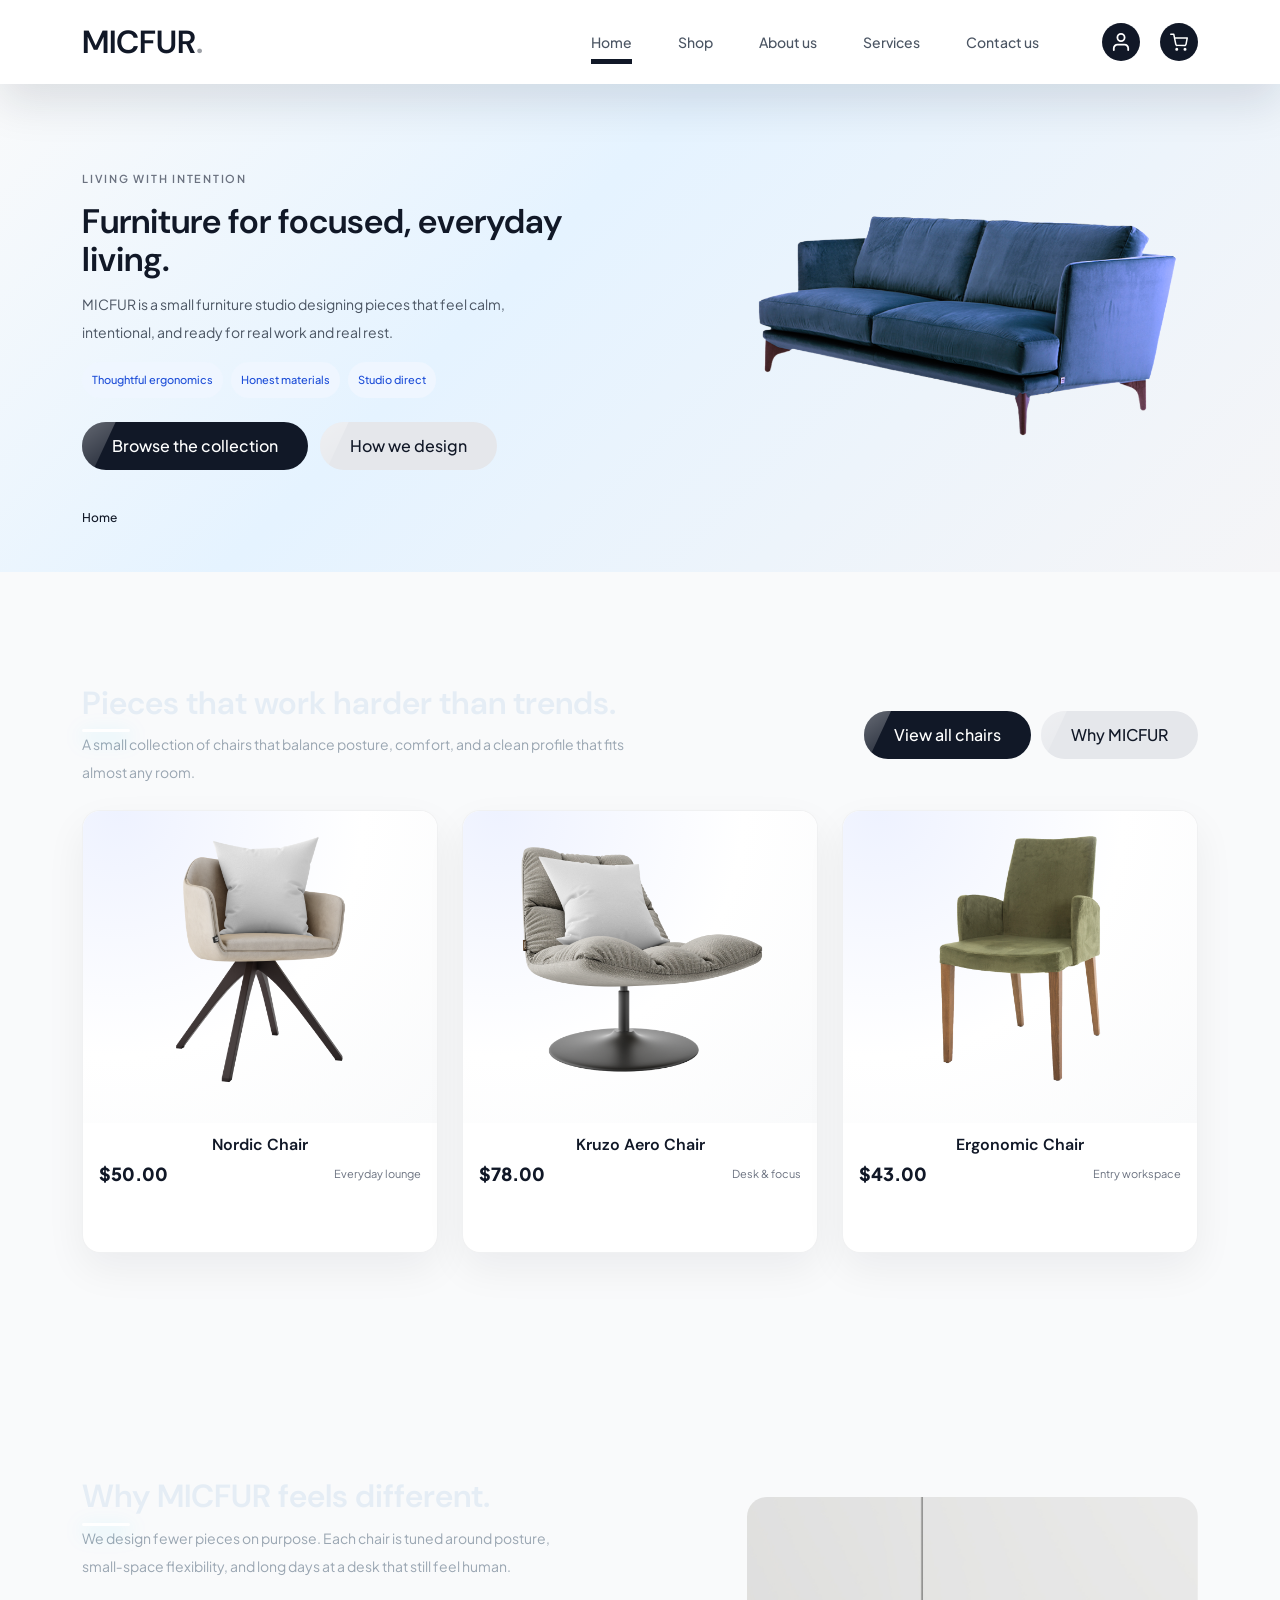
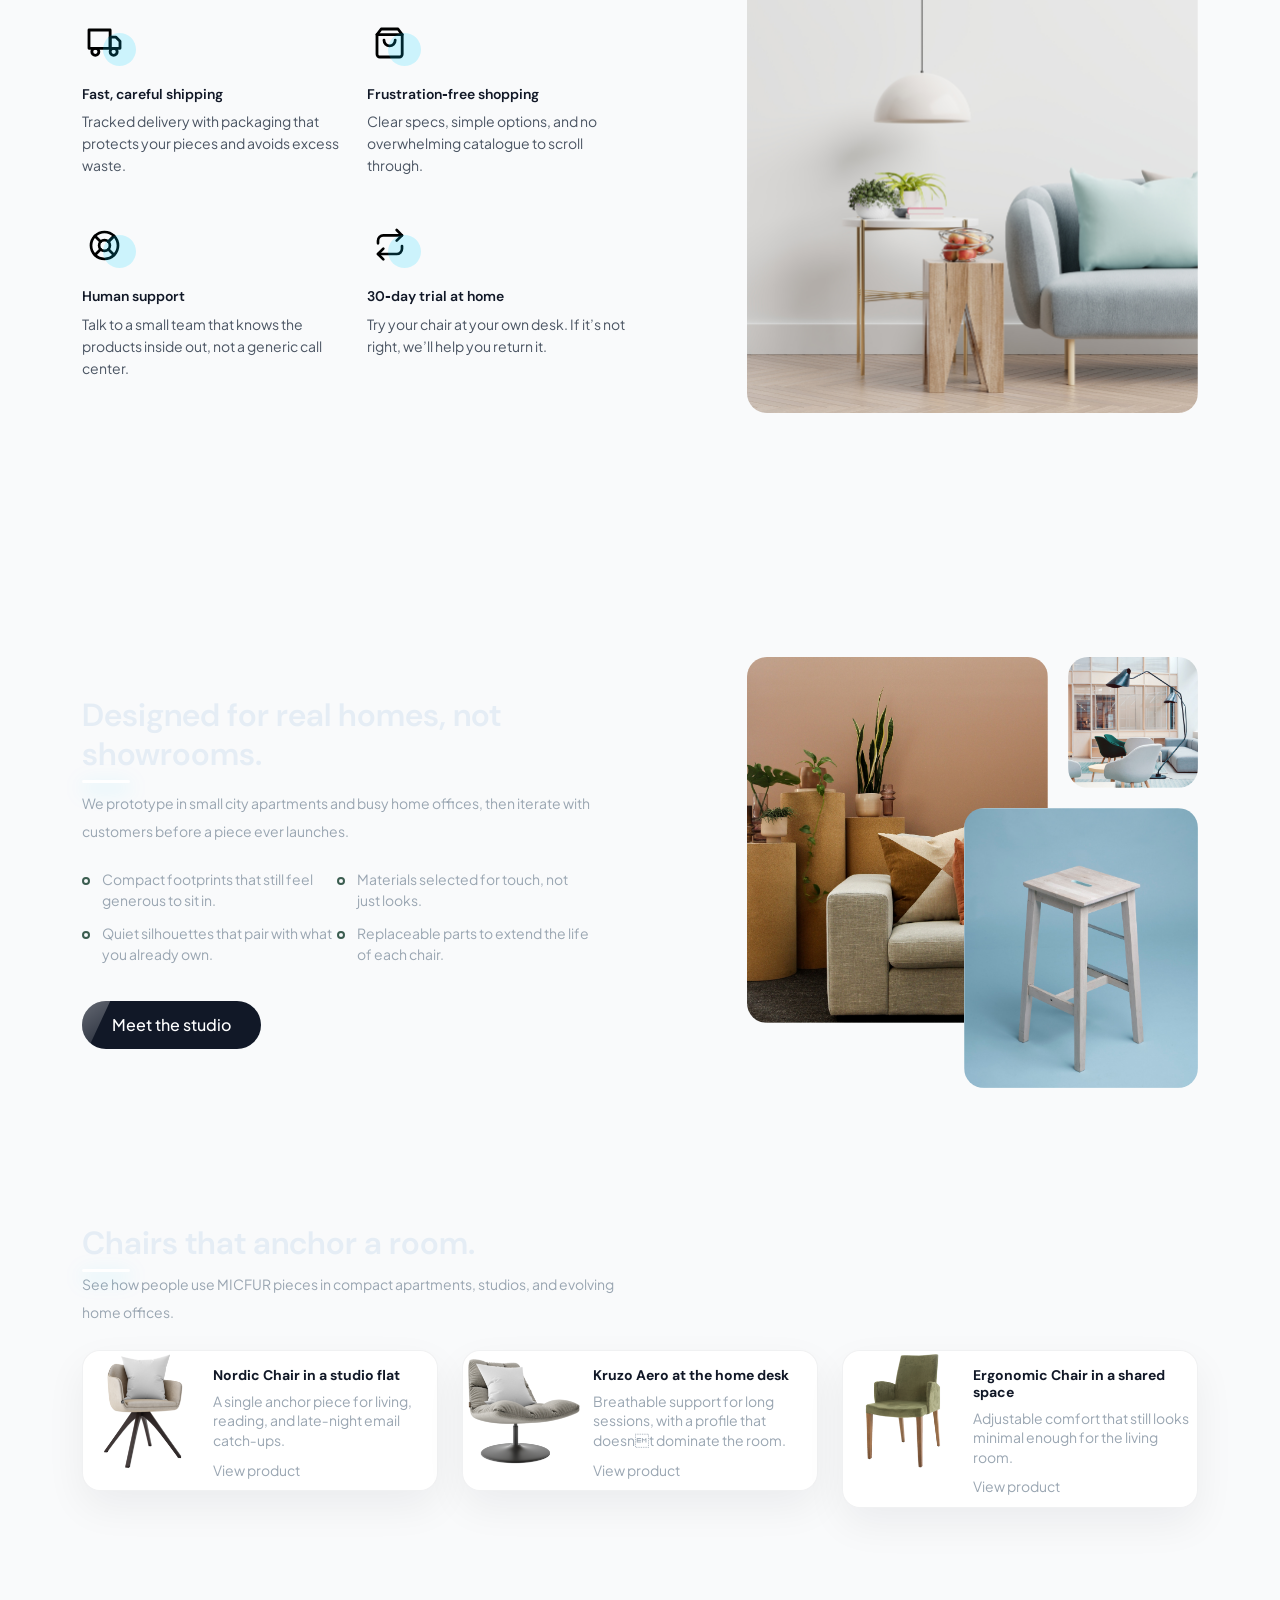
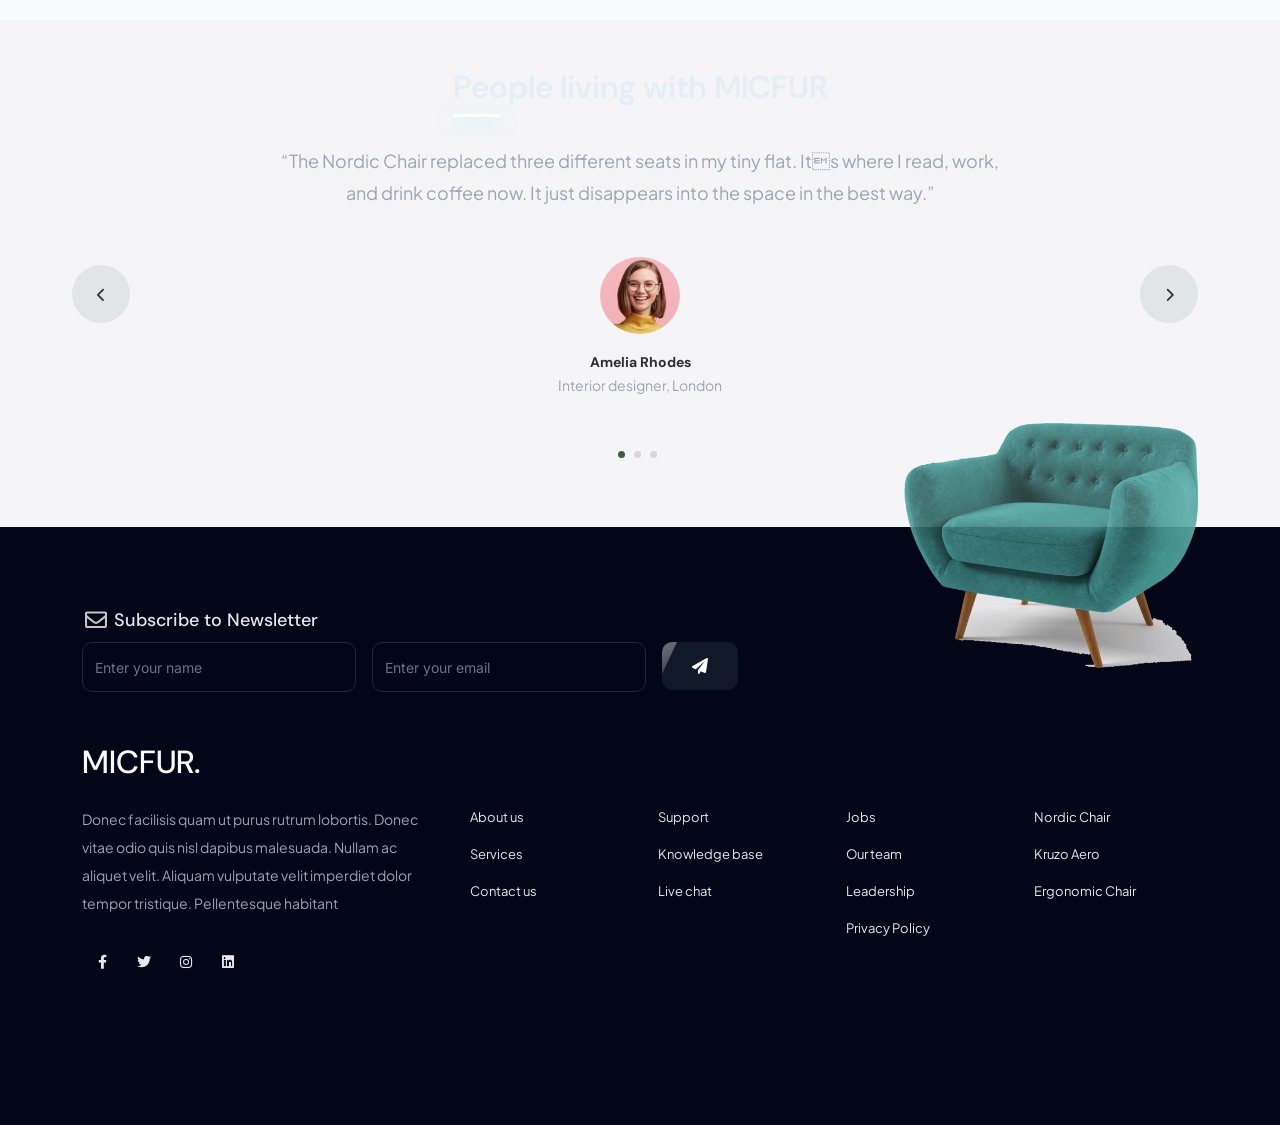
<file: MICFUR/index.html>
<!-- /*
* Bootstrap 5
* Template Name: Furni
* Template Author: Untree.co
* Template URI: https://untree.co/
* License: https://creativecommons.org/licenses/by/3.0/
*/ -->
<!doctype html>
<html lang="en">
<head>
  <meta charset="utf-8">
  <meta name="viewport" content="width=device-width, initial-scale=1, shrink-to-fit=no">
  <meta http-equiv="Cache-Control" content="no-cache, no-store, must-revalidate">
  <meta http-equiv="Pragma" content="no-cache">
  <meta http-equiv="Expires" content="0">
  <meta name="author" content="Untree.co">
  <link rel="shortcut icon" href="favicon.png">

  <meta name="description" content="" />
  <meta name="keywords" content="bootstrap, bootstrap4" />

		<!-- Bootstrap CSS -->
		<link href="css/bootstrap.min.css" rel="stylesheet">
		<link href="https://cdnjs.cloudflare.com/ajax/libs/font-awesome/6.0.0-beta3/css/all.min.css" rel="stylesheet">
		<link href="css/tiny-slider.css" rel="stylesheet">
		<link href="css/style.css?v=4" rel="stylesheet">
		<style id="mobile-hero-overrides">
			@media (max-width: 575.98px) {
				.page-hero { padding: 0.85rem 0 0.75rem 0 !important; }
				.page-title { font-size: 1.05rem !important; line-height: 1.15 !important; margin-bottom: 0.35rem !important; }
				.page-subtitle { font-size: 0.78rem !important; line-height: 1.3 !important; margin-bottom: 0.5rem !important; }
				.page-hero .btn { padding: 6px 14px !important; font-size: 0.8rem !important; }
				.page-hero-meta, .page-hero-breadcrumb, .page-hero .btn-secondary { display: none !important; }
				.page-hero .row.align-items-center { flex-wrap: nowrap !important; }
				.page-hero .row.align-items-center > [class*="col-"] { flex: 0 0 50% !important; max-width: 50% !important; }
				.page-hero .hero-img-wrap img { max-width: 110px !important; height: auto !important; }
			}
		</style>
		<title>MICFUR</title>
	</head>

	<body>

		<!-- Start Header/Navigation -->
		<nav class="custom-navbar navbar navbar navbar-expand-md navbar-dark bg-dark" arial-label="MICFUR navigation bar">

			<div class="container">
				<a class="navbar-brand" href="index.html">MICFUR<span>.</span></a>

				<button class="navbar-toggler" type="button" data-bs-toggle="collapse" data-bs-target="#navbarsFurni" aria-controls="navbarsFurni" aria-expanded="false" aria-label="Toggle navigation">
					<span class="navbar-toggler-icon"></span>
				</button>

				<div class="collapse navbar-collapse" id="navbarsFurni">
					<ul class="custom-navbar-nav navbar-nav ms-auto mb-2 mb-md-0">
						<li class="nav-item active">
							<a class="nav-link" href="index.html">Home</a>
						</li>
						<li><a class="nav-link" href="shop.html">Shop</a></li>
						<li><a class="nav-link" href="about.html">About us</a></li>
						<li><a class="nav-link" href="services.html">Services</a></li>
						<li><a class="nav-link" href="contact.html">Contact us</a></li>
					</ul>

					<ul class="custom-navbar-cta navbar-nav mb-2 mb-md-0 ms-5">
						<li><a class="nav-link" href="login.html"><img src="images/user.svg"></a></li>
						<li><a class="nav-link" href="cart.html"><img src="images/cart.svg"></a></li>
					</ul>
				</div>
			</div>
				
		</nav>
		<!-- End Header/Navigation -->

		<!-- Start Page Hero -->
		<div class="page-hero">
			<div class="container">
				<div class="row align-items-center justify-content-between">
					<div class="col-12 col-lg-6">
						<div class="page-hero-text">
							<p class="page-kicker">Living with intention</p>
							<h1 class="page-title">Furniture for focused, everyday living.</h1>
							<p class="page-subtitle">MICFUR is a small furniture studio designing pieces that feel calm, intentional, and ready for real work and real rest.</p>
							<div class="page-hero-meta d-flex flex-wrap align-items-center gap-2 mt-3">
								<span class="badge-soft">Thoughtful ergonomics</span>
								<span class="badge-soft">Honest materials</span>
								<span class="badge-soft">Studio direct</span>
							</div>
							<p class="mt-4 mb-0 d-flex flex-wrap gap-2">
								<a href="shop.html" class="btn btn-primary me-1">Browse the collection</a>
								<a href="#how-it-works" class="btn btn-secondary">How we design</a>
							</p>
						</div>
					</div>
					<div class="col-12 col-lg-5 text-end">
						<div class="hero-img-wrap text-end">
							<img src="images/couch.png" class="img-fluid" alt="Hero sofa">
						</div>
					</div>
				</div>
				<div class="page-hero-breadcrumb d-flex align-items-center flex-wrap gap-2 mt-4">
					<span class="crumb-current">Home</span>
				</div>
			</div>
		</div>
		<!-- End Page Hero -->

		<!-- Start Featured Products Strip -->
		<div class="product-section" id="featured">
			<div class="container">
				<div class="row align-items-center mb-4">
					<div class="col-lg-6">
						<h2 class="section-title mb-2">Pieces that work harder than trends.</h2>
						<p class="mb-0">A small collection of chairs that balance posture, comfort, and a clean profile that fits almost any room.</p>
					</div>
					<div class="col-lg-6 text-lg-end mt-3 mt-lg-0">
						<a href="shop.html" class="btn btn-primary me-2">View all chairs</a>
						<a href="#why" class="btn btn-secondary">Why MICFUR</a>
					</div>
				</div>
				<div class="row g-4">
					<div class="col-6 col-md-4">
						<a class="product-item product-card" href="cart.html">
							<div class="product-media">
								<img src="images/product-1.png" class="img-fluid product-thumbnail" alt="Nordic Chair">
							</div>
							<div class="product-body">
								<h3 class="product-title">Nordic Chair</h3>
								<div class="product-meta d-flex justify-content-between align-items-center">
									<strong class="product-price">$50.00</strong>
									<span class="product-tag">Everyday lounge</span>
								</div>
							</div>
						</a>
					</div>
					<div class="col-6 col-md-4">
						<a class="product-item product-card" href="cart.html">
							<div class="product-media">
								<img src="images/product-2.png" class="img-fluid product-thumbnail" alt="Kruzo Aero Chair">
							</div>
							<div class="product-body">
								<h3 class="product-title">Kruzo Aero Chair</h3>
								<div class="product-meta d-flex justify-content-between align-items-center">
									<strong class="product-price">$78.00</strong>
									<span class="product-tag">Desk & focus</span>
								</div>
							</div>
						</a>
					</div>
					<div class="col-6 col-md-4">
						<a class="product-item product-card" href="cart.html">
							<div class="product-media">
								<img src="images/product-3.png" class="img-fluid product-thumbnail" alt="Ergonomic Chair">
							</div>
							<div class="product-body">
								<h3 class="product-title">Ergonomic Chair</h3>
								<div class="product-meta d-flex justify-content-between align-items-center">
									<strong class="product-price">$43.00</strong>
									<span class="product-tag">Entry workspace</span>
								</div>
							</div>
						</a>
					</div>
				</div>
			</div>
		</div>
		<!-- End Featured Products Strip -->

		<!-- Start Why Choose Us Section -->
		<div class="why-choose-section" id="why">
			<div class="container">
				<div class="row justify-content-between align-items-center">
					<div class="col-lg-6 mb-4 mb-lg-0">
						<h2 class="section-title">Why MICFUR feels different.</h2>
						<p>We design fewer pieces on purpose. Each chair is tuned around posture, small‑space flexibility, and long days at a desk that still feel human.</p>
						<div class="row my-4 gy-3">
							<div class="col-6">
								<div class="feature">
									<div class="icon">
										<img src="images/truck.svg" alt="Fast delivery" class="imf-fluid">
									</div>
									<h3>Fast, careful shipping</h3>
									<p>Tracked delivery with packaging that protects your pieces and avoids excess waste.</p>
								</div>
							</div>
							<div class="col-6">
								<div class="feature">
									<div class="icon">
										<img src="images/bag.svg" alt="Easy shopping" class="imf-fluid">
									</div>
									<h3>Frustration‑free shopping</h3>
									<p>Clear specs, simple options, and no overwhelming catalogue to scroll through.</p>
								</div>
							</div>
							<div class="col-6">
								<div class="feature">
									<div class="icon">
										<img src="images/support.svg" alt="Support" class="imf-fluid">
									</div>
									<h3>Human support</h3>
									<p>Talk to a small team that knows the products inside out, not a generic call center.</p>
								</div>
							</div>
							<div class="col-6">
								<div class="feature">
									<div class="icon">
										<img src="images/return.svg" alt="Returns" class="imf-fluid">
									</div>
									<h3>30‑day trial at home</h3>
									<p>Try your chair at your own desk. If it’s not right, we’ll help you return it.</p>
								</div>
							</div>
						</div>
					</div>
					<div class="col-lg-5">
						<div class="img-wrap">
							<img src="images/why-choose-us-img.jpg" alt="Studio detail" class="img-fluid">
						</div>
					</div>
				</div>
			</div>
		</div>
		<!-- End Why Choose Us Section -->

		<!-- Start How We Design Section -->
		<div class="we-help-section" id="how-it-works">
			<div class="container">
				<div class="row justify-content-between align-items-center mb-4">
					<div class="col-lg-6 mb-4 mb-lg-0">
						<h2 class="section-title mb-3">Designed for real homes, not showrooms.</h2>
						<p>We prototype in small city apartments and busy home offices, then iterate with customers before a piece ever launches.</p>
						<ul class="list-unstyled custom-list my-4">
							<li>Compact footprints that still feel generous to sit in.</li>
							<li>Materials selected for touch, not just looks.</li>
							<li>Quiet silhouettes that pair with what you already own.</li>
							<li>Replaceable parts to extend the life of each chair.</li>
						</ul>
						<p class="mb-0"><a href="about.html" class="btn btn-primary">Meet the studio</a></p>
					</div>
					<div class="col-lg-5">
						<div class="imgs-grid">
							<div class="grid grid-1"><img src="images/img-grid-1.jpg" alt="Studio desk"></div>
							<div class="grid grid-2"><img src="images/img-grid-2.jpg" alt="Material details"></div>
							<div class="grid grid-3"><img src="images/img-grid-3.jpg" alt="Home interior"></div>
						</div>
					</div>
				</div>
			</div>
		</div>
		<!-- End How We Design Section -->

		<!-- Start Popular Product Stories -->
		<div class="popular-product">
			<div class="container">
				<div class="row mb-4">
					<div class="col-lg-6">
						<h2 class="section-title mb-2">Chairs that anchor a room.</h2>
						<p class="mb-0">See how people use MICFUR pieces in compact apartments, studios, and evolving home offices.</p>
					</div>
				</div>
				<div class="row">
					<div class="col-12 col-md-6 col-lg-4 mb-4 mb-lg-0">
						<div class="product-item-sm d-flex">
							<div class="thumbnail">
								<img src="images/product-1.png" alt="Nordic Chair" class="img-fluid">
							</div>
							<div class="pt-3">
								<h3>Nordic Chair in a studio flat</h3>
								<p>A single anchor piece for living, reading, and late‑night email catch‑ups.</p>
								<p><a href="shop.html">View product</a></p>
							</div>
						</div>
					</div>
					<div class="col-12 col-md-6 col-lg-4 mb-4 mb-lg-0">
						<div class="product-item-sm d-flex">
							<div class="thumbnail">
								<img src="images/product-2.png" alt="Kruzo Aero" class="img-fluid">
							</div>
							<div class="pt-3">
								<h3>Kruzo Aero at the home desk</h3>
								<p>Breathable support for long sessions, with a profile that doesnt dominate the room.</p>
								<p><a href="shop.html">View product</a></p>
							</div>
						</div>
					</div>
					<div class="col-12 col-md-6 col-lg-4 mb-4 mb-lg-0">
						<div class="product-item-sm d-flex">
							<div class="thumbnail">
								<img src="images/product-3.png" alt="Ergonomic Chair" class="img-fluid">
							</div>
							<div class="pt-3">
								<h3>Ergonomic Chair in a shared space</h3>
								<p>Adjustable comfort that still looks minimal enough for the living room.</p>
								<p><a href="shop.html">View product</a></p>
							</div>
						</div>
					</div>
				</div>
			</div>
		</div>
		<!-- End Popular Product Stories -->

		<!-- Start Testimonial Slider -->
		<div class="testimonial-section">
			<div class="container">
				<div class="row">
					<div class="col-lg-7 mx-auto text-center">
						<h2 class="section-title">People living with MICFUR</h2>
					</div>
				</div>
				<div class="row justify-content-center">
					<div class="col-lg-12">
						<div class="testimonial-slider-wrap text-center">
							<div id="testimonial-nav">
								<span class="prev" data-controls="prev"><span class="fa fa-chevron-left"></span></span>
								<span class="next" data-controls="next"><span class="fa fa-chevron-right"></span></span>
							</div>
							<div class="testimonial-slider">
								<div class="item">
									<div class="row justify-content-center">
										<div class="col-lg-8 mx-auto">
											<div class="testimonial-block text-center">
												<blockquote class="mb-5">
													<p>&ldquo;The Nordic Chair replaced three different seats in my tiny flat. Its where I read, work, and drink coffee now. It just disappears into the space in the best way.&rdquo;</p>
												</blockquote>
												<div class="author-info">
													<div class="author-pic">
														<img src="images/person-1.png" alt="Interior designer" class="img-fluid">
													</div>
													<h3 class="font-weight-bold">Amelia Rhodes</h3>
													<span class="position d-block mb-3">Interior designer, London</span>
												</div>
											</div>
										</div>
									</div>
								</div>
								<div class="item">
									<div class="row justify-content-center">
										<div class="col-lg-8 mx-auto">
											<div class="testimonial-block text-center">
												<blockquote class="mb-5">
													<p>&ldquo;I swapped a bulky gaming chair for the Kruzo Aero. It still supports long coding sessions but doesnt dominate my living room anymore.&rdquo;</p>
												</blockquote>
												<div class="author-info">
													<div class="author-pic">
														<img src="images/person-1.png" alt="Product designer" class="img-fluid">
													</div>
													<h3 class="font-weight-bold">Leo Martins</h3>
													<span class="position d-block mb-3">Product designer, Berlin</span>
												</div>
											</div>
										</div>
									</div>
								</div>
								<div class="item">
									<div class="row justify-content-center">
										<div class="col-lg-8 mx-auto">
											<div class="testimonial-block text-center">
												<blockquote class="mb-5">
													<p>&ldquo;The ergonomic chair was the first piece I didnt have to hide before client calls. It looks considered, not corporate.&rdquo;</p>
												</blockquote>
												<div class="author-info">
													<div class="author-pic">
														<img src="images/person-1.png" alt="Founder" class="img-fluid">
													</div>
													<h3 class="font-weight-bold">Nora Patel</h3>
													<span class="position d-block mb-3">Founder, small studio</span>
												</div>
											</div>
										</div>
									</div>
								</div>
							</div>
						</div>
					</div>
				</div>
			</div>
		</div>
		<!-- End Testimonial Slider -->


		<!-- Start Footer Section -->
		<footer class="footer-section">
			<div class="container relative">

				<div class="sofa-img">
					<img src="images/sofa.png" alt="Image" class="img-fluid">
				</div>

				<div class="row">
					<div class="col-lg-8">
						<div class="subscription-form">
							<h3 class="d-flex align-items-center"><span class="me-1"><img src="images/envelope-outline.svg" alt="Image" class="img-fluid"></span><span>Subscribe to Newsletter</span></h3>

							<form action="#" class="row g-3">
								<div class="col-auto">
									<input type="text" class="form-control" placeholder="Enter your name">
								</div>
								<div class="col-auto">
									<input type="email" class="form-control" placeholder="Enter your email">
								</div>
								<div class="col-auto">
									<button class="btn btn-primary">
										<span class="fa fa-paper-plane"></span>
									</button>
								</div>
							</form>

						</div>
					</div>
				</div>

				<div class="row g-5 mb-5">
					<div class="col-lg-4">
						<div class="mb-4 footer-logo-wrap"><a href="#" class="footer-logo">MICFUR<span>.</span></a></div>
						<p class="mb-4">Donec facilisis quam ut purus rutrum lobortis. Donec vitae odio quis nisl dapibus malesuada. Nullam ac aliquet velit. Aliquam vulputate velit imperdiet dolor tempor tristique. Pellentesque habitant</p>

						<ul class="list-unstyled custom-social">
							<li><a href="#"><span class="fa fa-brands fa-facebook-f"></span></a></li>
							<li><a href="#"><span class="fa fa-brands fa-twitter"></span></a></li>
							<li><a href="#"><span class="fa fa-brands fa-instagram"></span></a></li>
							<li><a href="#"><span class="fa fa-brands fa-linkedin"></span></a></li>
						</ul>
					</div>

					<div class="col-lg-8">
						<div class="row links-wrap">
							<div class="col-6 col-sm-6 col-md-3">
								<ul class="list-unstyled">
									<li><a href="#">About us</a></li>
									<li><a href="#">Services</a></li>
									<li><a href="#">Contact us</a></li>
								</ul>
							</div>

							<div class="col-6 col-sm-6 col-md-3">
								<ul class="list-unstyled">
									<li><a href="#">Support</a></li>
									<li><a href="#">Knowledge base</a></li>
									<li><a href="#">Live chat</a></li>
								</ul>
							</div>

							<div class="col-6 col-sm-6 col-md-3">
								<ul class="list-unstyled">
									<li><a href="#">Jobs</a></li>
									<li><a href="#">Our team</a></li>
									<li><a href="#">Leadership</a></li>
									<li><a href="#">Privacy Policy</a></li>
								</ul>
							</div>

							<div class="col-6 col-sm-6 col-md-3">
								<ul class="list-unstyled">
									<li><a href="#">Nordic Chair</a></li>
									<li><a href="#">Kruzo Aero</a></li>
									<li><a href="#">Ergonomic Chair</a></li>
								</ul>
							</div>
						</div>
						</div>

					</div>
				</div>

			</div>
		</footer>
		<!-- End Footer Section -->	


		<script src="js/bootstrap.bundle.min.js"></script>
		<script src="js/tiny-slider.js"></script>
		<script src="js/custom.js"></script>
	</body>

</html>
</file>
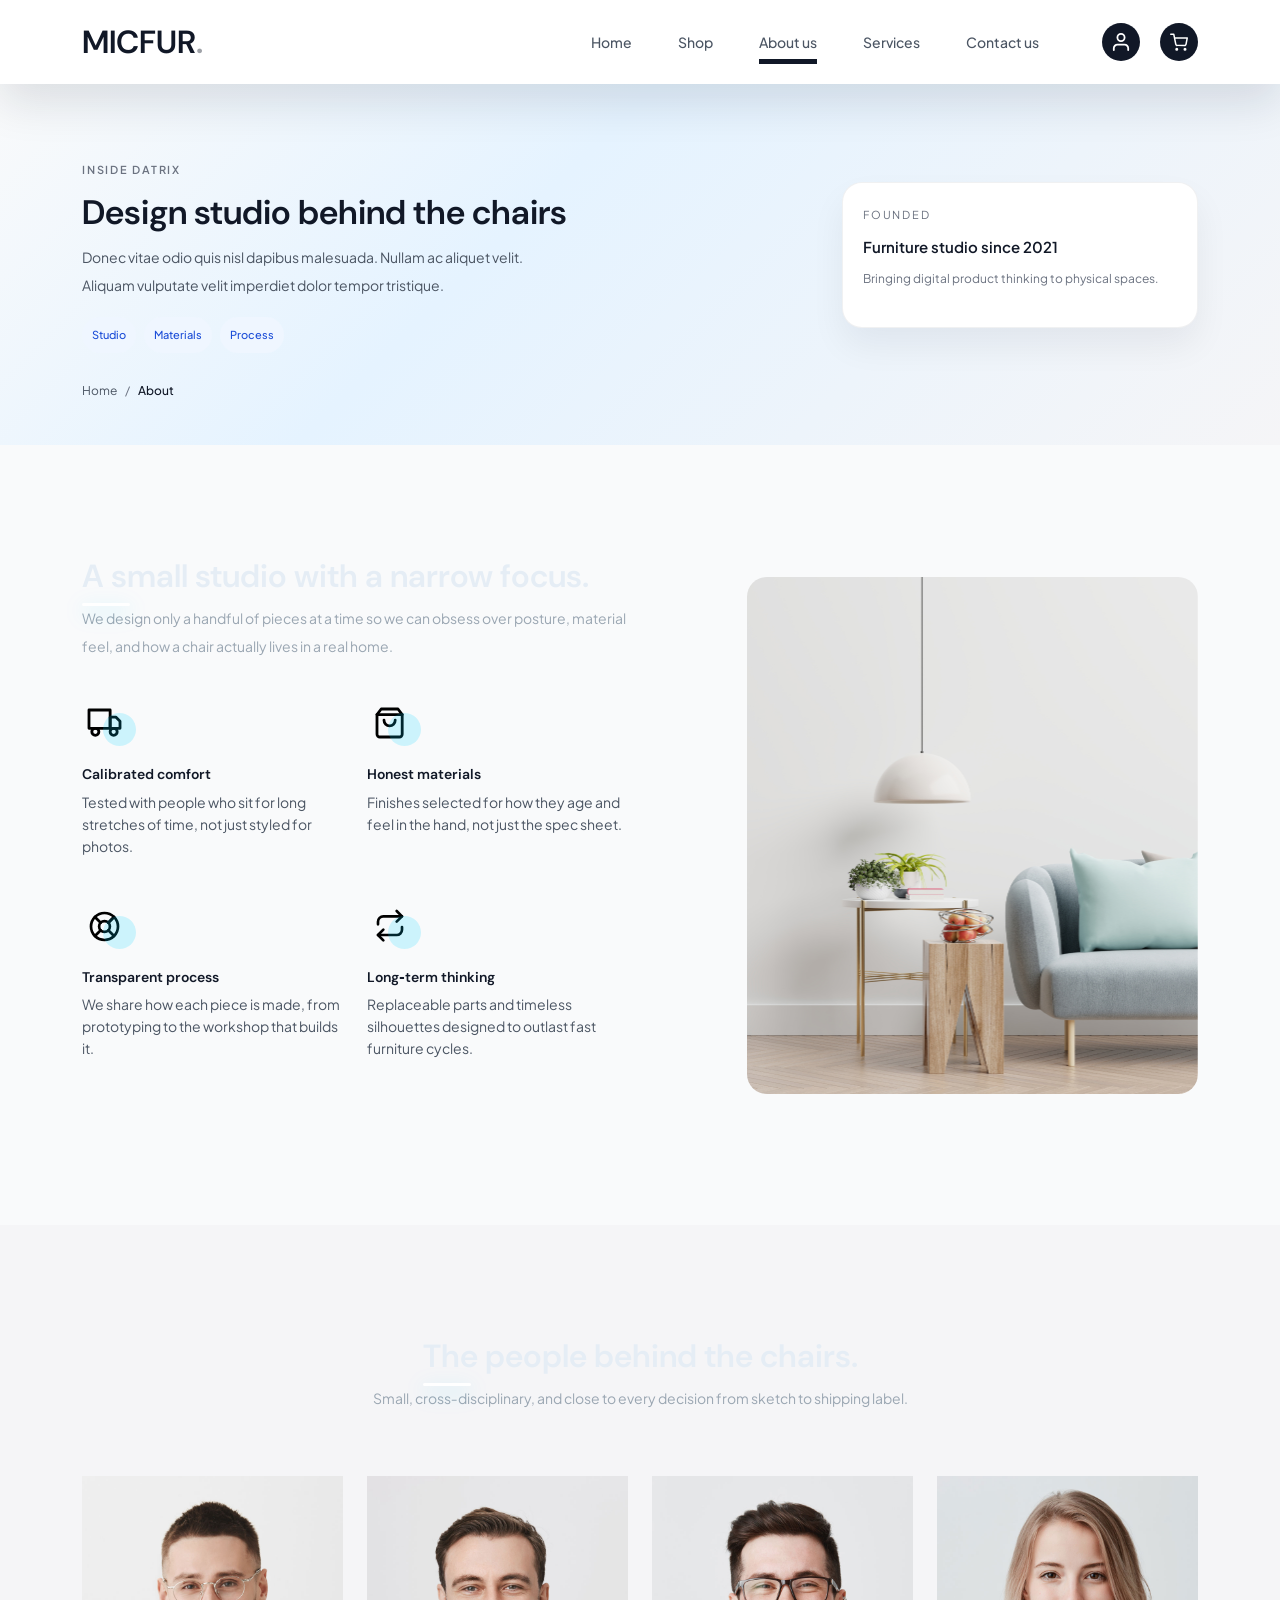
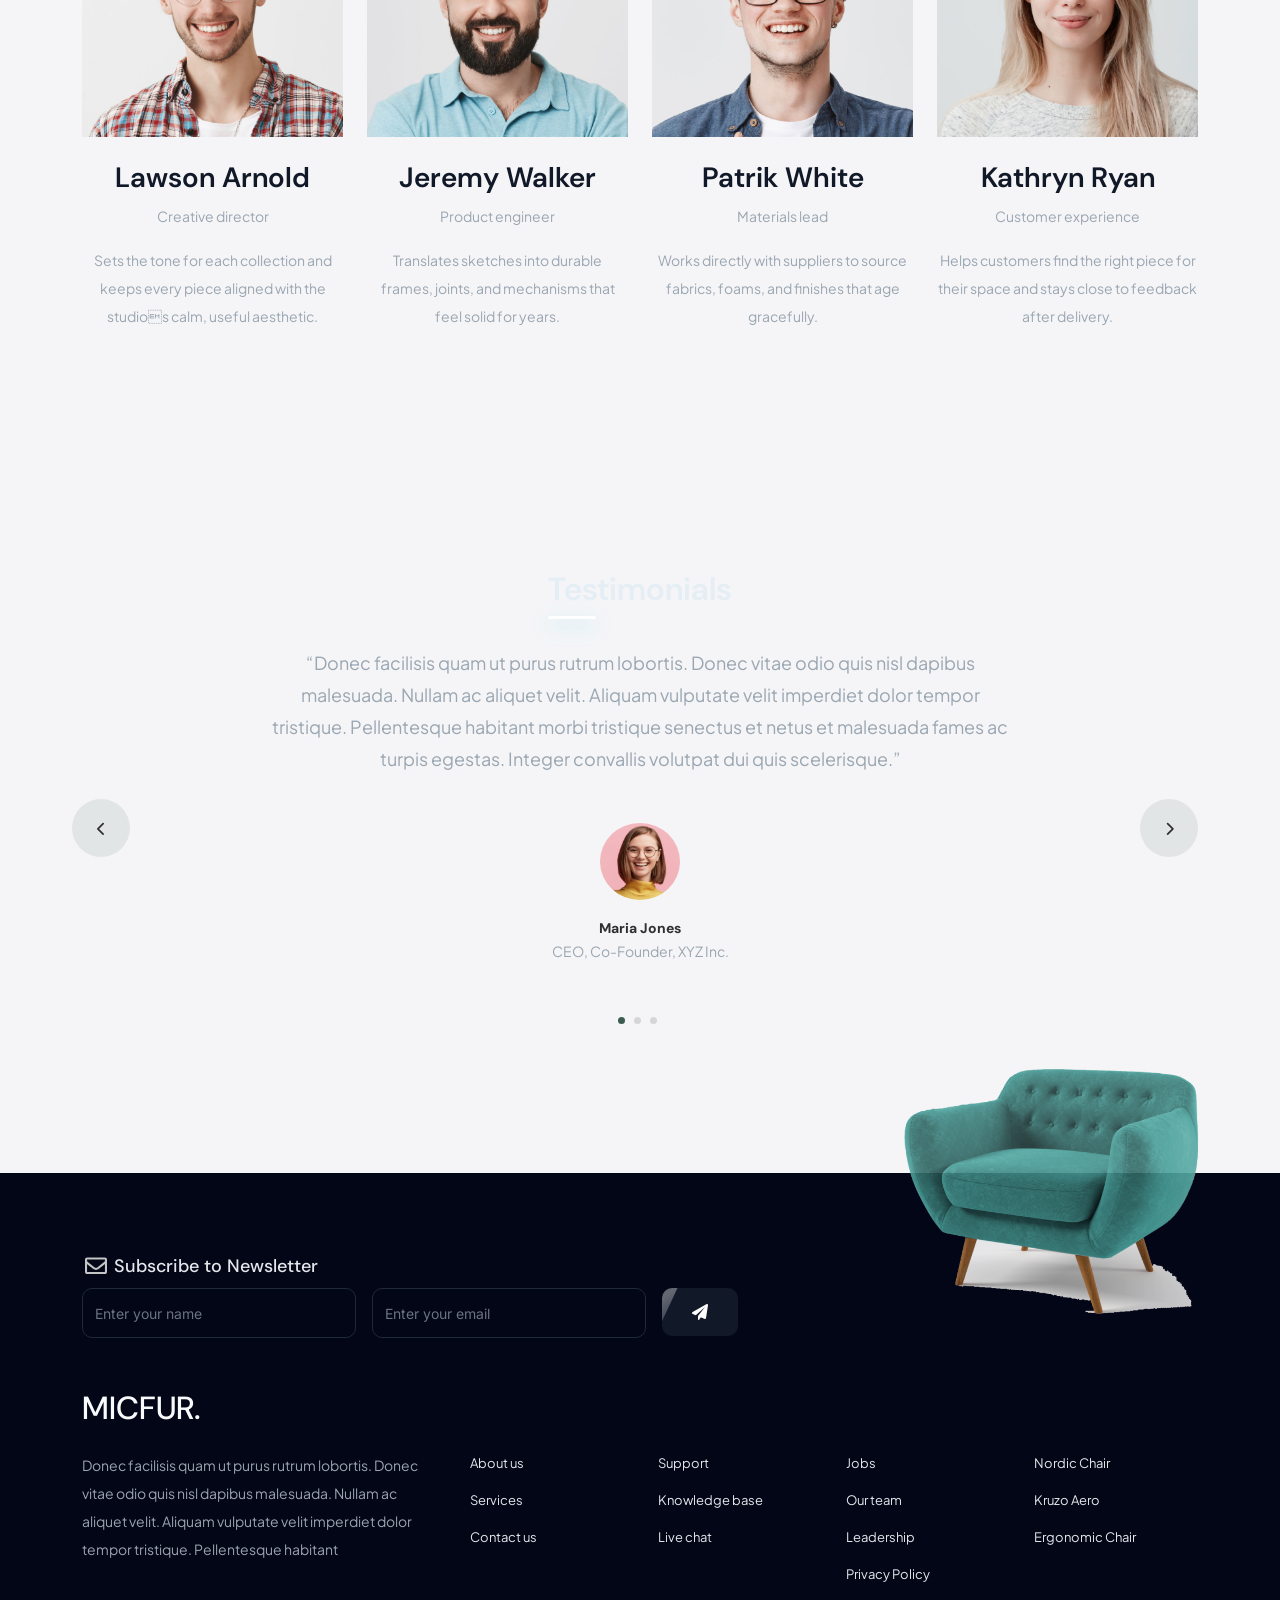
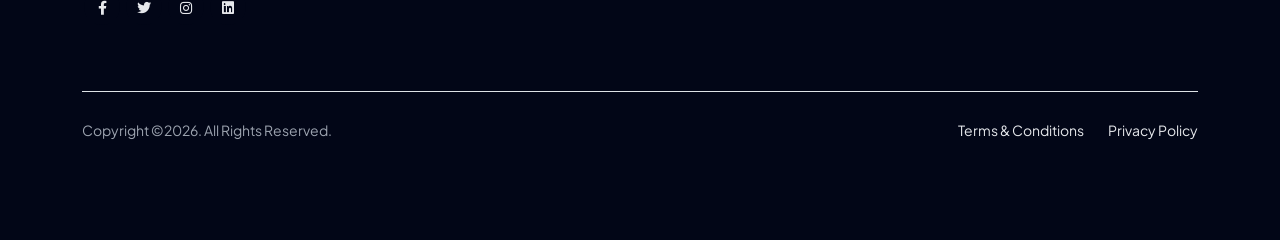
<file: MICFUR/about.html>
<!-- /*
* Bootstrap 5
* Template Name: Furni
* Template Author: Untree.co
* Template URI: https://untree.co/
* License: https://creativecommons.org/licenses/by/3.0/
*/ -->
<!doctype html>
<html lang="en">
<head>
  <meta charset="utf-8">
  <meta name="viewport" content="width=device-width, initial-scale=1, shrink-to-fit=no">
  <meta name="author" content="Untree.co">
  <link rel="shortcut icon" href="favicon.png">

  <meta name="description" content="" />
  <meta name="keywords" content="bootstrap, bootstrap4" />

		<!-- Bootstrap CSS -->
		<link href="css/bootstrap.min.css" rel="stylesheet">
		<link href="https://cdnjs.cloudflare.com/ajax/libs/font-awesome/6.0.0-beta3/css/all.min.css" rel="stylesheet">
		<link href="css/tiny-slider.css" rel="stylesheet">
		<link href="css/style.css" rel="stylesheet">
		<title>MICFUR</title>
	</head>

	<body>

		<!-- Start Header/Navigation -->
		<nav class="custom-navbar navbar navbar navbar-expand-md navbar-dark bg-dark" arial-label="MICFUR navigation bar">

			<div class="container">
				<a class="navbar-brand" href="index.html">MICFUR<span>.</span></a>

				<button class="navbar-toggler" type="button" data-bs-toggle="collapse" data-bs-target="#navbarsFurni" aria-controls="navbarsFurni" aria-expanded="false" aria-label="Toggle navigation">
					<span class="navbar-toggler-icon"></span>
				</button>

				<div class="collapse navbar-collapse" id="navbarsFurni">
					<ul class="custom-navbar-nav navbar-nav ms-auto mb-2 mb-md-0">
						<li class="nav-item ">
							<a class="nav-link" href="index.html">Home</a>
						</li>
						<li><a class="nav-link" href="shop.html">Shop</a></li>
						<li class="active"><a class="nav-link" href="about.html">About us</a></li>
						<li><a class="nav-link" href="services.html">Services</a></li>
						<li><a class="nav-link" href="contact.html">Contact us</a></li>
					</ul>

					<ul class="custom-navbar-cta navbar-nav mb-2 mb-md-0 ms-5">
						<li><a class="nav-link" href="login.html"><img src="images/user.svg"></a></li>
						<li><a class="nav-link" href="cart.html"><img src="images/cart.svg"></a></li>
					</ul>
				</div>
			</div>
				
		</nav>
		<!-- End Header/Navigation -->

		<!-- Start Page Hero -->
		<div class="page-hero">
			<div class="container">
				<div class="row align-items-center justify-content-between">
					<div class="col-lg-7">
						<div class="page-hero-text">
							<p class="page-kicker">Inside Datrix</p>
							<h1 class="page-title">Design studio behind the chairs</h1>
							<p class="page-subtitle">Donec vitae odio quis nisl dapibus malesuada. Nullam ac aliquet velit. Aliquam vulputate velit imperdiet dolor tempor tristique.</p>
							<div class="page-hero-meta d-flex flex-wrap align-items-center gap-2">
								<span class="badge-soft">Studio</span>
								<span class="badge-soft">Materials</span>
								<span class="badge-soft">Process</span>
							</div>
						</div>
					</div>
					<div class="col-lg-4 d-none d-lg-block">
						<div class="page-hero-card">
							<p class="label">Founded</p>
							<p class="value">Furniture studio since 2021</p>
							<p class="hint">Bringing digital product thinking to physical spaces.</p>
						</div>
					</div>
				</div>
				<div class="page-hero-breadcrumb d-flex align-items-center flex-wrap gap-2 mt-4">
					<a href="index.html" class="crumb-link">Home</a>
					<span class="crumb-separator">/</span>
					<span class="crumb-current">About</span>
				</div>
			</div>
		</div>
		<!-- End Page Hero -->

		

		<!-- Start Why Choose Us Section -->
		<div class="why-choose-section">
			<div class="container">
				<div class="row justify-content-between align-items-center">
					<div class="col-lg-6 mb-4 mb-lg-0">
						<h2 class="section-title">A small studio with a narrow focus.</h2>
						<p>We design only a handful of pieces at a time so we can obsess over posture, material feel, and how a chair actually lives in a real home.</p>
						<div class="row my-4 gy-3">
							<div class="col-6">
								<div class="feature">
									<div class="icon">
										<img src="images/truck.svg" alt="Calibrated comfort" class="imf-fluid">
									</div>
									<h3>Calibrated comfort</h3>
									<p>Tested with people who sit for long stretches of time, not just styled for photos.</p>
								</div>
							</div>
							<div class="col-6">
								<div class="feature">
									<div class="icon">
										<img src="images/bag.svg" alt="Honest materials" class="imf-fluid">
									</div>
									<h3>Honest materials</h3>
									<p>Finishes selected for how they age and feel in the hand, not just the spec sheet.</p>
								</div>
							</div>
							<div class="col-6">
								<div class="feature">
									<div class="icon">
										<img src="images/support.svg" alt="Transparent process" class="imf-fluid">
									</div>
									<h3>Transparent process</h3>
									<p>We share how each piece is made, from prototyping to the workshop that builds it.</p>
								</div>
							</div>
							<div class="col-6">
								<div class="feature">
									<div class="icon">
										<img src="images/return.svg" alt="Long-term thinking" class="imf-fluid">
									</div>
									<h3>Long‑term thinking</h3>
									<p>Replaceable parts and timeless silhouettes designed to outlast fast furniture cycles.</p>
								</div>
							</div>
						</div>
					</div>
					<div class="col-lg-5">
						<div class="img-wrap">
							<img src="images/why-choose-us-img.jpg" alt="Studio workspace" class="img-fluid">
						</div>
					</div>
				</div>
			</div>
		</div>
		<!-- End Why Choose Us Section -->
		
		<!-- Start Team Section -->
		<div class="untree_co-section">
			<div class="container">
				<div class="row mb-5">
					<div class="col-lg-6 mx-auto text-center">
						<h2 class="section-title">The people behind the chairs.</h2>
						<p>Small, cross‑disciplinary, and close to every decision from sketch to shipping label.</p>
					</div>
				</div>
				<div class="row g-4">
					<div class="col-12 col-md-6 col-lg-3">
						<div class="text-center">
							<img src="images/person_1.jpg" class="img-fluid mb-4" alt="Lawson Arnold">
							<h3><a href="#">Lawson Arnold</a></h3>
							<span class="d-block position mb-3">Creative director</span>
							<p>Sets the tone for each collection and keeps every piece aligned with the studios calm, useful aesthetic.</p>
						</div>
					</div>
					<div class="col-12 col-md-6 col-lg-3">
						<div class="text-center">
							<img src="images/person_2.jpg" class="img-fluid mb-4" alt="Jeremy Walker">
							<h3><a href="#">Jeremy Walker</a></h3>
							<span class="d-block position mb-3">Product engineer</span>
							<p>Translates sketches into durable frames, joints, and mechanisms that feel solid for years.</p>
						</div>
					</div>
					<div class="col-12 col-md-6 col-lg-3">
						<div class="text-center">
							<img src="images/person_3.jpg" class="img-fluid mb-4" alt="Patrik White">
							<h3><a href="#">Patrik White</a></h3>
							<span class="d-block position mb-3">Materials lead</span>
							<p>Works directly with suppliers to source fabrics, foams, and finishes that age gracefully.</p>
						</div>
					</div>
					<div class="col-12 col-md-6 col-lg-3">
						<div class="text-center">
							<img src="images/person_4.jpg" class="img-fluid mb-4" alt="Kathryn Ryan">
							<h3><a href="#">Kathryn Ryan</a></h3>
							<span class="d-block position mb-3">Customer experience</span>
							<p>Helps customers find the right piece for their space and stays close to feedback after delivery.</p>
						</div>
					</div>
				</div>
			</div>
		</div>
		<!-- End Team Section -->

		

		<!-- Start Testimonial Slider -->
		<div class="testimonial-section before-footer-section">
			<div class="container">
				<div class="row">
					<div class="col-lg-7 mx-auto text-center">
						<h2 class="section-title">Testimonials</h2>
					</div>
				</div>

				<div class="row justify-content-center">
					<div class="col-lg-12">
						<div class="testimonial-slider-wrap text-center">

							<div id="testimonial-nav">
								<span class="prev" data-controls="prev"><span class="fa fa-chevron-left"></span></span>
								<span class="next" data-controls="next"><span class="fa fa-chevron-right"></span></span>
							</div>

							<div class="testimonial-slider">
								
								<div class="item">
									<div class="row justify-content-center">
										<div class="col-lg-8 mx-auto">

											<div class="testimonial-block text-center">
												<blockquote class="mb-5">
													<p>&ldquo;Donec facilisis quam ut purus rutrum lobortis. Donec vitae odio quis nisl dapibus malesuada. Nullam ac aliquet velit. Aliquam vulputate velit imperdiet dolor tempor tristique. Pellentesque habitant morbi tristique senectus et netus et malesuada fames ac turpis egestas. Integer convallis volutpat dui quis scelerisque.&rdquo;</p>
												</blockquote>

												<div class="author-info">
													<div class="author-pic">
														<img src="images/person-1.png" alt="Maria Jones" class="img-fluid">
													</div>
													<h3 class="font-weight-bold">Maria Jones</h3>
													<span class="position d-block mb-3">CEO, Co-Founder, XYZ Inc.</span>
												</div>
											</div>

										</div>
									</div>
								</div> 
								<!-- END item -->

								<div class="item">
									<div class="row justify-content-center">
										<div class="col-lg-8 mx-auto">

											<div class="testimonial-block text-center">
												<blockquote class="mb-5">
													<p>&ldquo;Donec facilisis quam ut purus rutrum lobortis. Donec vitae odio quis nisl dapibus malesuada. Nullam ac aliquet velit. Aliquam vulputate velit imperdiet dolor tempor tristique. Pellentesque habitant morbi tristique senectus et netus et malesuada fames ac turpis egestas. Integer convallis volutpat dui quis scelerisque.&rdquo;</p>
												</blockquote>

												<div class="author-info">
													<div class="author-pic">
														<img src="images/person-1.png" alt="Maria Jones" class="img-fluid">
													</div>
													<h3 class="font-weight-bold">Maria Jones</h3>
													<span class="position d-block mb-3">CEO, Co-Founder, XYZ Inc.</span>
												</div>
											</div>

										</div>
									</div>
								</div> 
								<!-- END item -->

								<div class="item">
									<div class="row justify-content-center">
										<div class="col-lg-8 mx-auto">

											<div class="testimonial-block text-center">
												<blockquote class="mb-5">
													<p>&ldquo;Donec facilisis quam ut purus rutrum lobortis. Donec vitae odio quis nisl dapibus malesuada. Nullam ac aliquet velit. Aliquam vulputate velit imperdiet dolor tempor tristique. Pellentesque habitant morbi tristique senectus et netus et malesuada fames ac turpis egestas. Integer convallis volutpat dui quis scelerisque.&rdquo;</p>
												</blockquote>

												<div class="author-info">
													<div class="author-pic">
														<img src="images/person-1.png" alt="Maria Jones" class="img-fluid">
													</div>
													<h3 class="font-weight-bold">Maria Jones</h3>
													<span class="position d-block mb-3">CEO, Co-Founder, XYZ Inc.</span>
												</div>
											</div>

										</div>
									</div>
								</div> 
								<!-- END item -->

							</div>

						</div>
					</div>
				</div>
			</div>
		</div>
		<!-- End Testimonial Slider -->

		

		<!-- Start Footer Section -->
		<footer class="footer-section">
			<div class="container relative">

				<div class="sofa-img">
					<img src="images/sofa.png" alt="Image" class="img-fluid">
				</div>

				<div class="row">
					<div class="col-lg-8">
						<div class="subscription-form">
							<h3 class="d-flex align-items-center"><span class="me-1"><img src="images/envelope-outline.svg" alt="Image" class="img-fluid"></span><span>Subscribe to Newsletter</span></h3>

							<form action="#" class="row g-3">
								<div class="col-auto">
									<input type="text" class="form-control" placeholder="Enter your name">
								</div>
								<div class="col-auto">
									<input type="email" class="form-control" placeholder="Enter your email">
								</div>
								<div class="col-auto">
									<button class="btn btn-primary">
										<span class="fa fa-paper-plane"></span>
									</button>
								</div>
							</form>

						</div>
					</div>
				</div>

				<div class="row g-5 mb-5">
					<div class="col-lg-4">
						<div class="mb-4 footer-logo-wrap"><a href="#" class="footer-logo">MICFUR<span>.</span></a></div>
						<p class="mb-4">Donec facilisis quam ut purus rutrum lobortis. Donec vitae odio quis nisl dapibus malesuada. Nullam ac aliquet velit. Aliquam vulputate velit imperdiet dolor tempor tristique. Pellentesque habitant</p>

						<ul class="list-unstyled custom-social">
							<li><a href="#"><span class="fa fa-brands fa-facebook-f"></span></a></li>
							<li><a href="#"><span class="fa fa-brands fa-twitter"></span></a></li>
							<li><a href="#"><span class="fa fa-brands fa-instagram"></span></a></li>
							<li><a href="#"><span class="fa fa-brands fa-linkedin"></span></a></li>
						</ul>
					</div>

					<div class="col-lg-8">
						<div class="row links-wrap">
							<div class="col-6 col-sm-6 col-md-3">
								<ul class="list-unstyled">
								<li><a href="#">About us</a></li>
								<li><a href="#">Services</a></li>
								<li><a href="#">Contact us</a></li>
							</ul>
							</div>

							<div class="col-6 col-sm-6 col-md-3">
								<ul class="list-unstyled">
									<li><a href="#">Support</a></li>
									<li><a href="#">Knowledge base</a></li>
									<li><a href="#">Live chat</a></li>
								</ul>
							</div>

							<div class="col-6 col-sm-6 col-md-3">
								<ul class="list-unstyled">
									<li><a href="#">Jobs</a></li>
									<li><a href="#">Our team</a></li>
									<li><a href="#">Leadership</a></li>
									<li><a href="#">Privacy Policy</a></li>
								</ul>
							</div>

							<div class="col-6 col-sm-6 col-md-3">
								<ul class="list-unstyled">
									<li><a href="#">Nordic Chair</a></li>
									<li><a href="#">Kruzo Aero</a></li>
									<li><a href="#">Ergonomic Chair</a></li>
								</ul>
							</div>
						</div>
					</div>

				</div>

				<div class="border-top copyright">
					<div class="row pt-4">
						<div class="col-lg-6">
							<p class="mb-2 text-center text-lg-start">Copyright &copy;<script>document.write(new Date().getFullYear());</script>. All Rights Reserved.
            </p>
						</div>

						<div class="col-lg-6 text-center text-lg-end">
							<ul class="list-unstyled d-inline-flex ms-auto">
								<li class="me-4"><a href="#">Terms &amp; Conditions</a></li>
								<li><a href="#">Privacy Policy</a></li>
							</ul>
						</div>

					</div>
				</div>

			</div>
		</footer>
		<!-- End Footer Section -->	


		<script src="js/bootstrap.bundle.min.js"></script>
		<script src="js/tiny-slider.js"></script>
		<script src="js/custom.js"></script>
	</body>

</html>
</file>
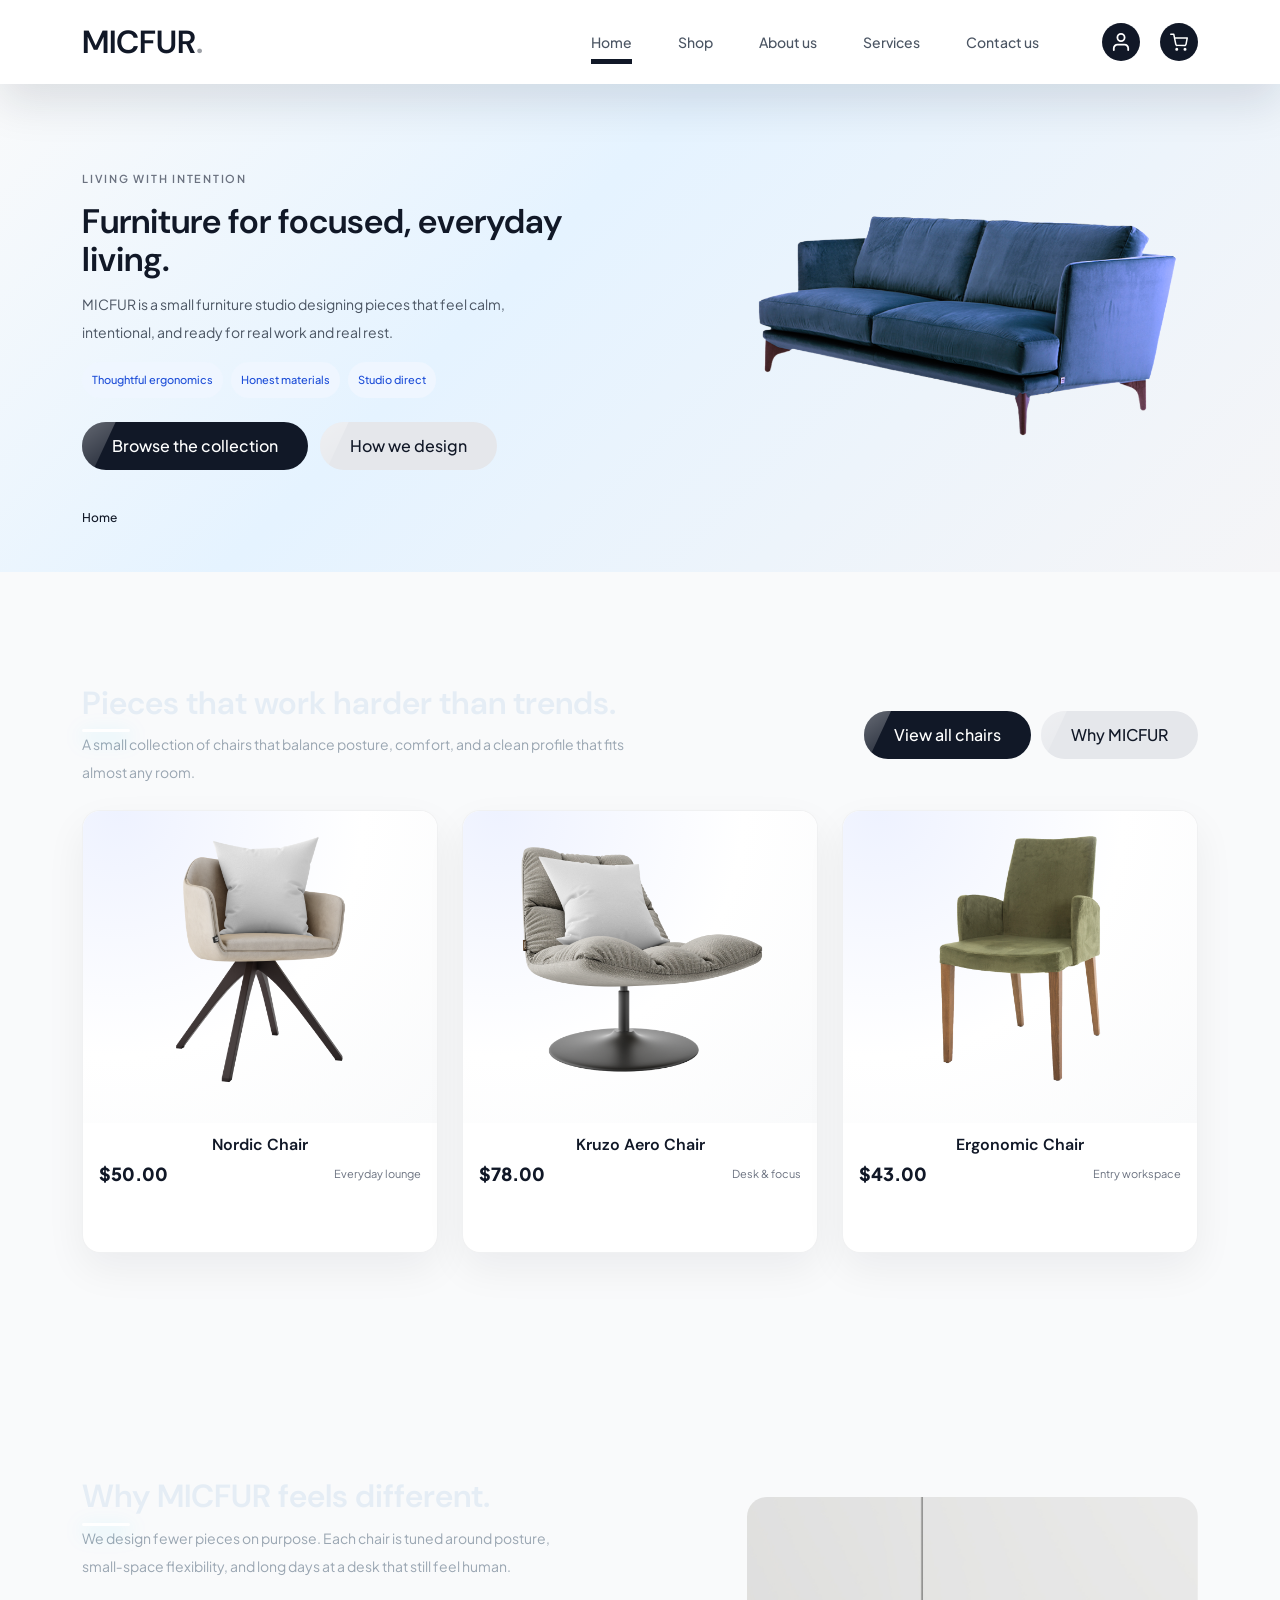
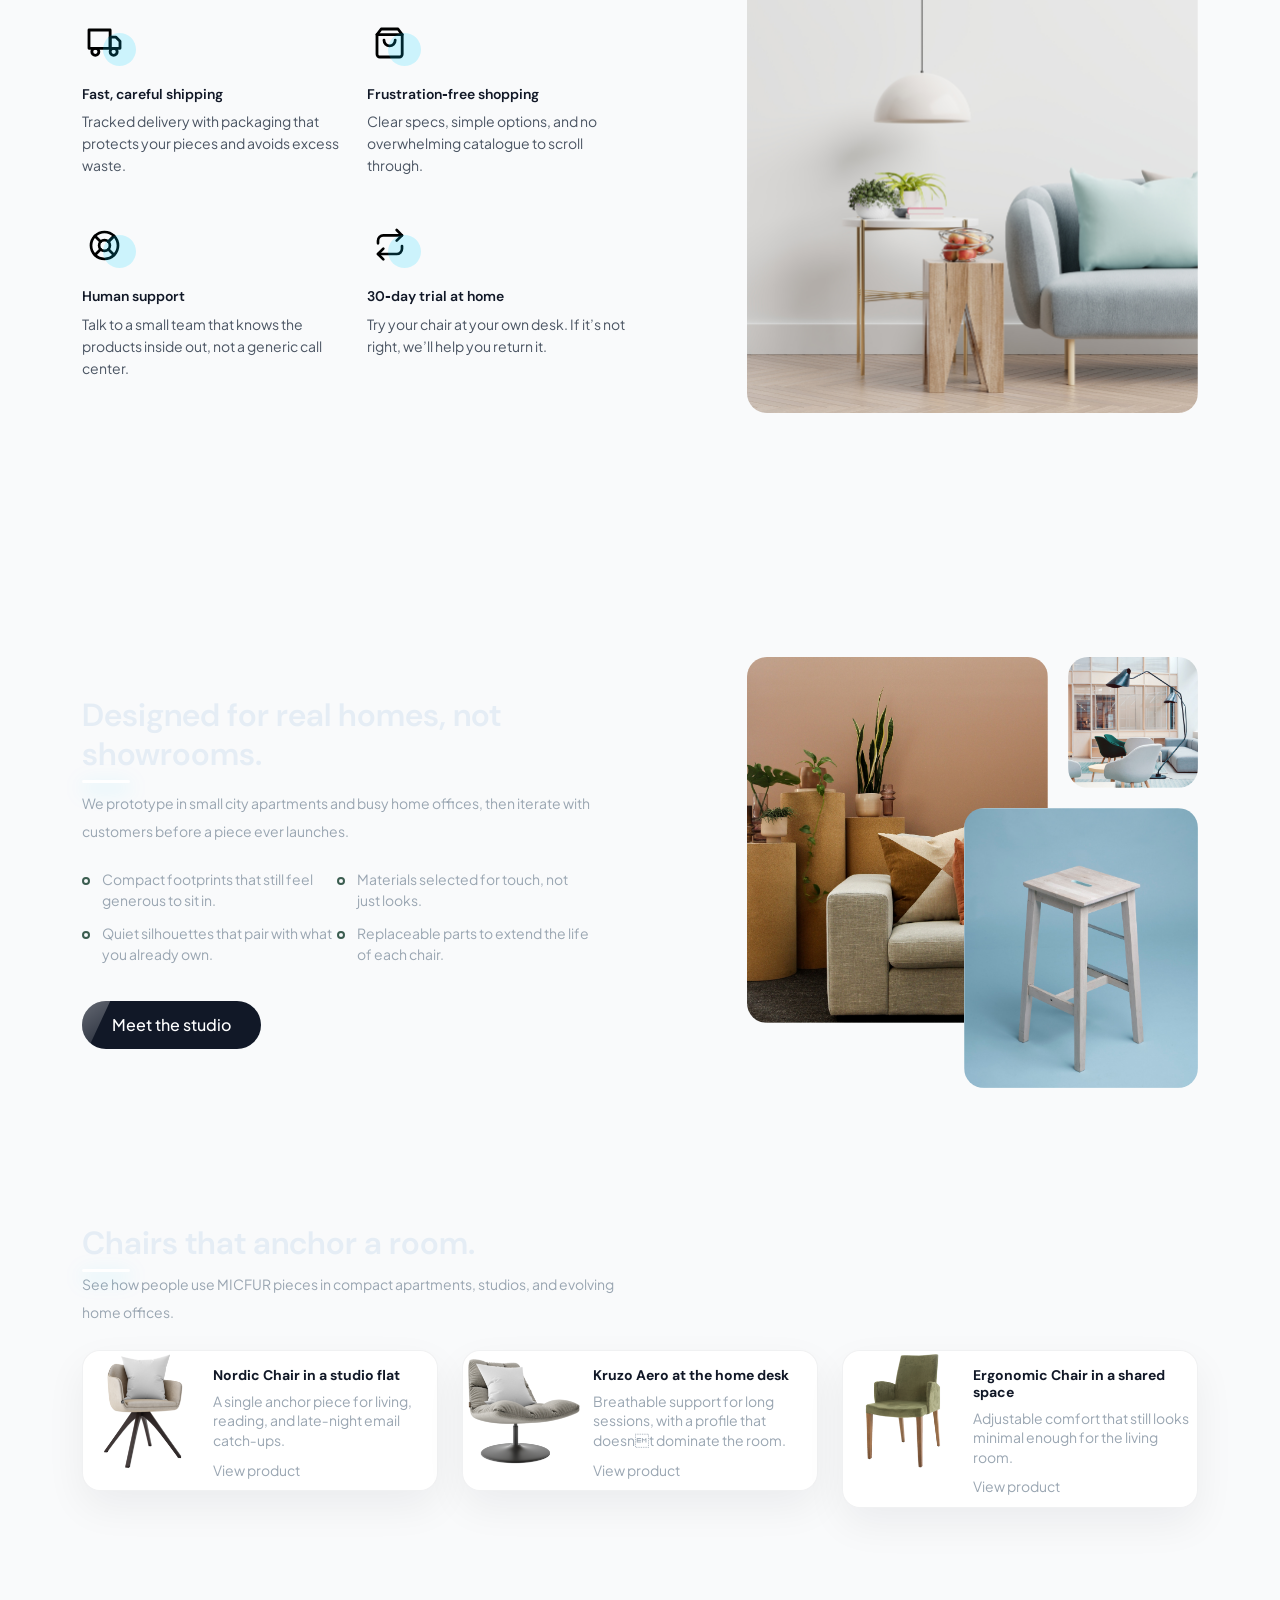
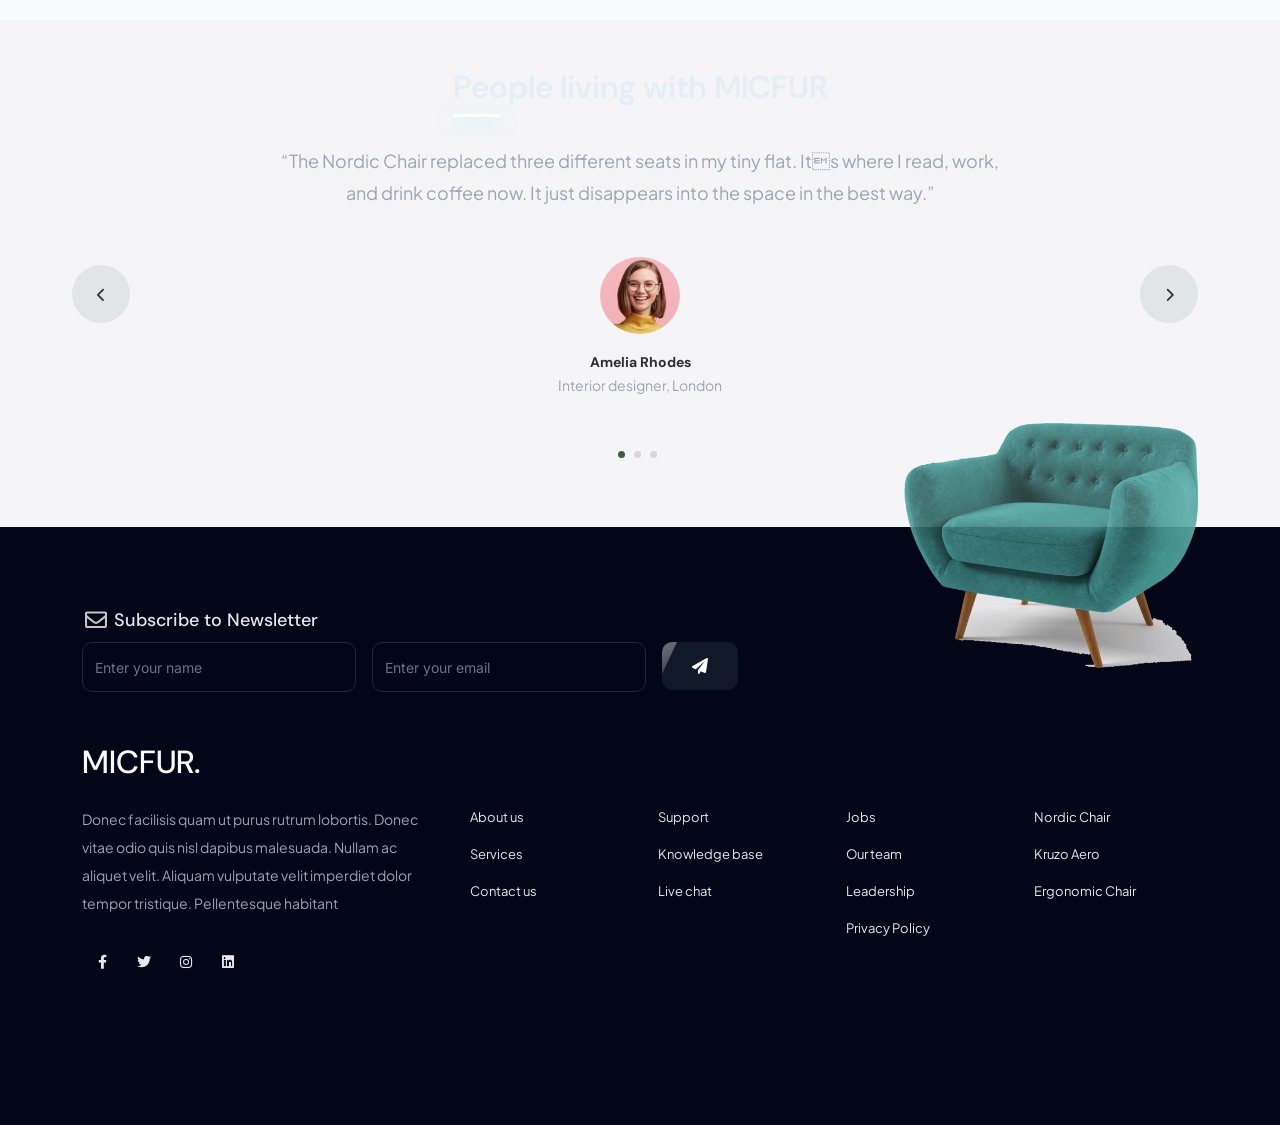
<file: MICFUR/blog.html>
<!-- /*
* Bootstrap 5
* Template Name: Furni
* Template Author: Untree.co
* Template URI: https://untree.co/
* License: https://creativecommons.org/licenses/by/3.0/
*/ -->
<!doctype html>
<html lang="en">
<head>
  <meta charset="utf-8">
  <meta name="viewport" content="width=device-width, initial-scale=1, shrink-to-fit=no">
  <meta name="author" content="Untree.co">
  <link rel="shortcut icon" href="favicon.png">

  <meta name="description" content="" />
  <meta name="keywords" content="bootstrap, bootstrap4" />

		<!-- Bootstrap CSS -->
		<link href="css/bootstrap.min.css" rel="stylesheet">
		<link href="https://cdnjs.cloudflare.com/ajax/libs/font-awesome/6.0.0-beta3/css/all.min.css" rel="stylesheet">
		<link href="css/tiny-slider.css" rel="stylesheet">
		<link href="css/style.css" rel="stylesheet">
		<title>MICFUR</title>
		<meta http-equiv="refresh" content="0; url=index.html">
	</head>

	<body>
		<script>window.location.replace('index.html');</script>
		<noscript>
			<p>Blog has been removed. <a href="index.html">Go to Home</a>.</p>
		</noscript>

		<!-- Start Header/Navigation -->
		<nav class="custom-navbar navbar navbar navbar-expand-md navbar-dark bg-dark" arial-label="MICFUR navigation bar">

			<div class="container">
				<a class="navbar-brand" href="index.html">MICFUR<span>.</span></a>

				<button class="navbar-toggler" type="button" data-bs-toggle="collapse" data-bs-target="#navbarsFurni" aria-controls="navbarsFurni" aria-expanded="false" aria-label="Toggle navigation">
					<span class="navbar-toggler-icon"></span>
				</button>

				<div class="collapse navbar-collapse" id="navbarsFurni">
					<ul class="custom-navbar-nav navbar-nav ms-auto mb-2 mb-md-0">
						<li class="nav-item">
							<a class="nav-link" href="index.html">Home</a>
						</li>
						<li><a class="nav-link" href="shop.html">Shop</a></li>
						<li><a class="nav-link" href="about.html">About us</a></li>
						<li><a class="nav-link" href="services.html">Services</a></li>
						<li class="active"><a class="nav-link" href="blog.html">Blog</a></li>
						<li><a class="nav-link" href="contact.html">Contact us</a></li>
					</ul>

					<ul class="custom-navbar-cta navbar-nav mb-2 mb-md-0 ms-5">
						<li><a class="nav-link" href="login.html"><img src="images/user.svg"></a></li>
						<li><a class="nav-link" href="cart.html"><img src="images/cart.svg"></a></li>
					</ul>
				</div>
			</div>
				
		</nav>
		<!-- End Header/Navigation -->

		<!-- Start Hero Section -->
			<div class="hero">
				<div class="container">
					<div class="row justify-content-between">
						<div class="col-lg-5">
							<div class="intro-excerpt">
								<h1>Blog</h1>
								<p class="mb-4">Donec vitae odio quis nisl dapibus malesuada. Nullam ac aliquet velit. Aliquam vulputate velit imperdiet dolor tempor tristique.</p>
								<p><a href="" class="btn btn-secondary me-2">Shop Now</a><a href="#" class="btn btn-white-outline">Explore</a></p>
							</div>
						</div>
						<div class="col-lg-7">
							<div class="hero-img-wrap">
								<img src="images/couch.png" class="img-fluid">
							</div>
						</div>
					</div>
				</div>
			</div>
		<!-- End Hero Section -->

		

		<!-- Start Blog Section -->
		<div class="blog-section">
			<div class="container">
				
				<div class="row">

					<div class="col-12 col-sm-6 col-md-4 mb-5">
						<div class="post-entry">
							<a href="#" class="post-thumbnail"><img src="images/post-1.jpg" alt="Image" class="img-fluid"></a>
							<div class="post-content-entry">
								<h3><a href="#">First Time Home Owner Ideas</a></h3>
								<div class="meta">
									<span>by <a href="#">Kristin Watson</a></span> <span>on <a href="#">Dec 19, 2021</a></span>
								</div>
							</div>
						</div>
					</div>

					<div class="col-12 col-sm-6 col-md-4 mb-5">
						<div class="post-entry">
							<a href="#" class="post-thumbnail"><img src="images/post-2.jpg" alt="Image" class="img-fluid"></a>
							<div class="post-content-entry">
								<h3><a href="#">How To Keep Your Furniture Clean</a></h3>
								<div class="meta">
									<span>by <a href="#">Robert Fox</a></span> <span>on <a href="#">Dec 15, 2021</a></span>
								</div>
							</div>
						</div>
					</div>

					<div class="col-12 col-sm-6 col-md-4 mb-5">
						<div class="post-entry">
							<a href="#" class="post-thumbnail"><img src="images/post-3.jpg" alt="Image" class="img-fluid"></a>
							<div class="post-content-entry">
								<h3><a href="#">Small Space Furniture Apartment Ideas</a></h3>
								<div class="meta">
									<span>by <a href="#">Kristin Watson</a></span> <span>on <a href="#">Dec 12, 2021</a></span>
								</div>
							</div>
						</div>
					</div>

					<div class="col-12 col-sm-6 col-md-4 mb-5">
						<div class="post-entry">
							<a href="#" class="post-thumbnail"><img src="images/post-1.jpg" alt="Image" class="img-fluid"></a>
							<div class="post-content-entry">
								<h3><a href="#">First Time Home Owner Ideas</a></h3>
								<div class="meta">
									<span>by <a href="#">Kristin Watson</a></span> <span>on <a href="#">Dec 19, 2021</a></span>
								</div>
							</div>
						</div>
					</div>

					<div class="col-12 col-sm-6 col-md-4 mb-5">
						<div class="post-entry">
							<a href="#" class="post-thumbnail"><img src="images/post-2.jpg" alt="Image" class="img-fluid"></a>
							<div class="post-content-entry">
								<h3><a href="#">How To Keep Your Furniture Clean</a></h3>
								<div class="meta">
									<span>by <a href="#">Robert Fox</a></span> <span>on <a href="#">Dec 15, 2021</a></span>
								</div>
							</div>
						</div>
					</div>

					<div class="col-12 col-sm-6 col-md-4 mb-5">
						<div class="post-entry">
							<a href="#" class="post-thumbnail"><img src="images/post-3.jpg" alt="Image" class="img-fluid"></a>
							<div class="post-content-entry">
								<h3><a href="#">Small Space Furniture Apartment Ideas</a></h3>
								<div class="meta">
									<span>by <a href="#">Kristin Watson</a></span> <span>on <a href="#">Dec 12, 2021</a></span>
								</div>
							</div>
						</div>
					</div>

					<div class="col-12 col-sm-6 col-md-4 mb-5">
						<div class="post-entry">
							<a href="#" class="post-thumbnail"><img src="images/post-1.jpg" alt="Image" class="img-fluid"></a>
							<div class="post-content-entry">
								<h3><a href="#">First Time Home Owner Ideas</a></h3>
								<div class="meta">
									<span>by <a href="#">Kristin Watson</a></span> <span>on <a href="#">Dec 19, 2021</a></span>
								</div>
							</div>
						</div>
					</div>

					<div class="col-12 col-sm-6 col-md-4 mb-5">
						<div class="post-entry">
							<a href="#" class="post-thumbnail"><img src="images/post-2.jpg" alt="Image" class="img-fluid"></a>
							<div class="post-content-entry">
								<h3><a href="#">How To Keep Your Furniture Clean</a></h3>
								<div class="meta">
									<span>by <a href="#">Robert Fox</a></span> <span>on <a href="#">Dec 15, 2021</a></span>
								</div>
							</div>
						</div>
					</div>

					<div class="col-12 col-sm-6 col-md-4 mb-5">
						<div class="post-entry">
							<a href="#" class="post-thumbnail"><img src="images/post-3.jpg" alt="Image" class="img-fluid"></a>
							<div class="post-content-entry">
								<h3><a href="#">Small Space Furniture Apartment Ideas</a></h3>
								<div class="meta">
									<span>by <a href="#">Kristin Watson</a></span> <span>on <a href="#">Dec 12, 2021</a></span>
								</div>
							</div>
						</div>
					</div>

				</div>
			</div>
		</div>
		<!-- End Blog Section -->	

		

		<!-- Start Testimonial Slider -->
		<div class="testimonial-section before-footer-section">
			<div class="container">
				<div class="row">
					<div class="col-lg-7 mx-auto text-center">
						<h2 class="section-title">Testimonials</h2>
					</div>
				</div>

				<div class="row justify-content-center">
					<div class="col-lg-12">
						<div class="testimonial-slider-wrap text-center">

							<div id="testimonial-nav">
								<span class="prev" data-controls="prev"><span class="fa fa-chevron-left"></span></span>
								<span class="next" data-controls="next"><span class="fa fa-chevron-right"></span></span>
							</div>

							<div class="testimonial-slider">
								
								<div class="item">
									<div class="row justify-content-center">
										<div class="col-lg-8 mx-auto">

											<div class="testimonial-block text-center">
												<blockquote class="mb-5">
													<p>&ldquo;Donec facilisis quam ut purus rutrum lobortis. Donec vitae odio quis nisl dapibus malesuada. Nullam ac aliquet velit. Aliquam vulputate velit imperdiet dolor tempor tristique. Pellentesque habitant morbi tristique senectus et netus et malesuada fames ac turpis egestas. Integer convallis volutpat dui quis scelerisque.&rdquo;</p>
												</blockquote>

												<div class="author-info">
													<div class="author-pic">
														<img src="images/person-1.png" alt="Maria Jones" class="img-fluid">
													</div>
													<h3 class="font-weight-bold">Maria Jones</h3>
													<span class="position d-block mb-3">CEO, Co-Founder, XYZ Inc.</span>
												</div>
											</div>

										</div>
									</div>
								</div> 
								<!-- END item -->

								<div class="item">
									<div class="row justify-content-center">
										<div class="col-lg-8 mx-auto">

											<div class="testimonial-block text-center">
												<blockquote class="mb-5">
													<p>&ldquo;Donec facilisis quam ut purus rutrum lobortis. Donec vitae odio quis nisl dapibus malesuada. Nullam ac aliquet velit. Aliquam vulputate velit imperdiet dolor tempor tristique. Pellentesque habitant morbi tristique senectus et netus et malesuada fames ac turpis egestas. Integer convallis volutpat dui quis scelerisque.&rdquo;</p>
												</blockquote>

												<div class="author-info">
													<div class="author-pic">
														<img src="images/person-1.png" alt="Maria Jones" class="img-fluid">
													</div>
													<h3 class="font-weight-bold">Maria Jones</h3>
													<span class="position d-block mb-3">CEO, Co-Founder, XYZ Inc.</span>
												</div>
											</div>

										</div>
									</div>
								</div> 
								<!-- END item -->

								<div class="item">
									<div class="row justify-content-center">
										<div class="col-lg-8 mx-auto">

											<div class="testimonial-block text-center">
												<blockquote class="mb-5">
													<p>&ldquo;Donec facilisis quam ut purus rutrum lobortis. Donec vitae odio quis nisl dapibus malesuada. Nullam ac aliquet velit. Aliquam vulputate velit imperdiet dolor tempor tristique. Pellentesque habitant morbi tristique senectus et netus et malesuada fames ac turpis egestas. Integer convallis volutpat dui quis scelerisque.&rdquo;</p>
												</blockquote>

												<div class="author-info">
													<div class="author-pic">
														<img src="images/person-1.png" alt="Maria Jones" class="img-fluid">
													</div>
													<h3 class="font-weight-bold">Maria Jones</h3>
													<span class="position d-block mb-3">CEO, Co-Founder, XYZ Inc.</span>
												</div>
											</div>

										</div>
									</div>
								</div> 
								<!-- END item -->

							</div>

						</div>
					</div>
				</div>
			</div>
		</div>
		<!-- End Testimonial Slider -->

		

		<!-- Start Footer Section -->
		<footer class="footer-section">
			<div class="container relative">

				<div class="sofa-img">
					<img src="images/sofa.png" alt="Image" class="img-fluid">
				</div>

				<div class="row">
					<div class="col-lg-8">
						<div class="subscription-form">
							<h3 class="d-flex align-items-center"><span class="me-1"><img src="images/envelope-outline.svg" alt="Image" class="img-fluid"></span><span>Subscribe to Newsletter</span></h3>

							<form action="#" class="row g-3">
								<div class="col-auto">
									<input type="text" class="form-control" placeholder="Enter your name">
								</div>
								<div class="col-auto">
									<input type="email" class="form-control" placeholder="Enter your email">
								</div>
								<div class="col-auto">
									<button class="btn btn-primary">
										<span class="fa fa-paper-plane"></span>
									</button>
								</div>
							</form>

						</div>
					</div>
				</div>

				<div class="row g-5 mb-5">
					<div class="col-lg-4">
						<div class="mb-4 footer-logo-wrap"><a href="#" class="footer-logo">MICFUR<span>.</span></a></div>
						<p class="mb-4">Donec facilisis quam ut purus rutrum lobortis. Donec vitae odio quis nisl dapibus malesuada. Nullam ac aliquet velit. Aliquam vulputate velit imperdiet dolor tempor tristique. Pellentesque habitant</p>

						<ul class="list-unstyled custom-social">
							<li><a href="#"><span class="fa fa-brands fa-facebook-f"></span></a></li>
							<li><a href="#"><span class="fa fa-brands fa-twitter"></span></a></li>
							<li><a href="#"><span class="fa fa-brands fa-instagram"></span></a></li>
							<li><a href="#"><span class="fa fa-brands fa-linkedin"></span></a></li>
						</ul>
					</div>

					<div class="col-lg-8">
						<div class="row links-wrap">
							<div class="col-6 col-sm-6 col-md-3">
								<ul class="list-unstyled">
									<li><a href="#">About us</a></li>
									<li><a href="#">Services</a></li>
									<li><a href="#">Blog</a></li>
									<li><a href="#">Contact us</a></li>
								</ul>
							</div>

							<div class="col-6 col-sm-6 col-md-3">
								<ul class="list-unstyled">
									<li><a href="#">Support</a></li>
									<li><a href="#">Knowledge base</a></li>
									<li><a href="#">Live chat</a></li>
								</ul>
							</div>

							<div class="col-6 col-sm-6 col-md-3">
								<ul class="list-unstyled">
									<li><a href="#">Jobs</a></li>
									<li><a href="#">Our team</a></li>
									<li><a href="#">Leadership</a></li>
									<li><a href="#">Privacy Policy</a></li>
								</ul>
							</div>

							<div class="col-6 col-sm-6 col-md-3">
								<ul class="list-unstyled">
									<li><a href="#">Nordic Chair</a></li>
									<li><a href="#">Kruzo Aero</a></li>
									<li><a href="#">Ergonomic Chair</a></li>
								</ul>
							</div>
						</div>
					</div>

				</div>

				<div class="border-top copyright">
					<div class="row pt-4">
						<div class="col-lg-6">
							<p class="mb-2 text-center text-lg-start">Copyright &copy;<script>document.write(new Date().getFullYear());</script>. All Rights Reserved. &mdash; Designed with love by <a href="https://untree.co">Untree.co</a> <!-- License information: https://untree.co/license/ -->
            </p>
						</div>

						<div class="col-lg-6 text-center text-lg-end">
							<ul class="list-unstyled d-inline-flex ms-auto">
								<li class="me-4"><a href="#">Terms &amp; Conditions</a></li>
								<li><a href="#">Privacy Policy</a></li>
							</ul>
						</div>

					</div>
				</div>

			</div>
		</footer>
		<!-- End Footer Section -->	


		<script src="js/bootstrap.bundle.min.js"></script>
		<script src="js/tiny-slider.js"></script>
		<script src="js/custom.js"></script>
	</body>

</html>
</file>
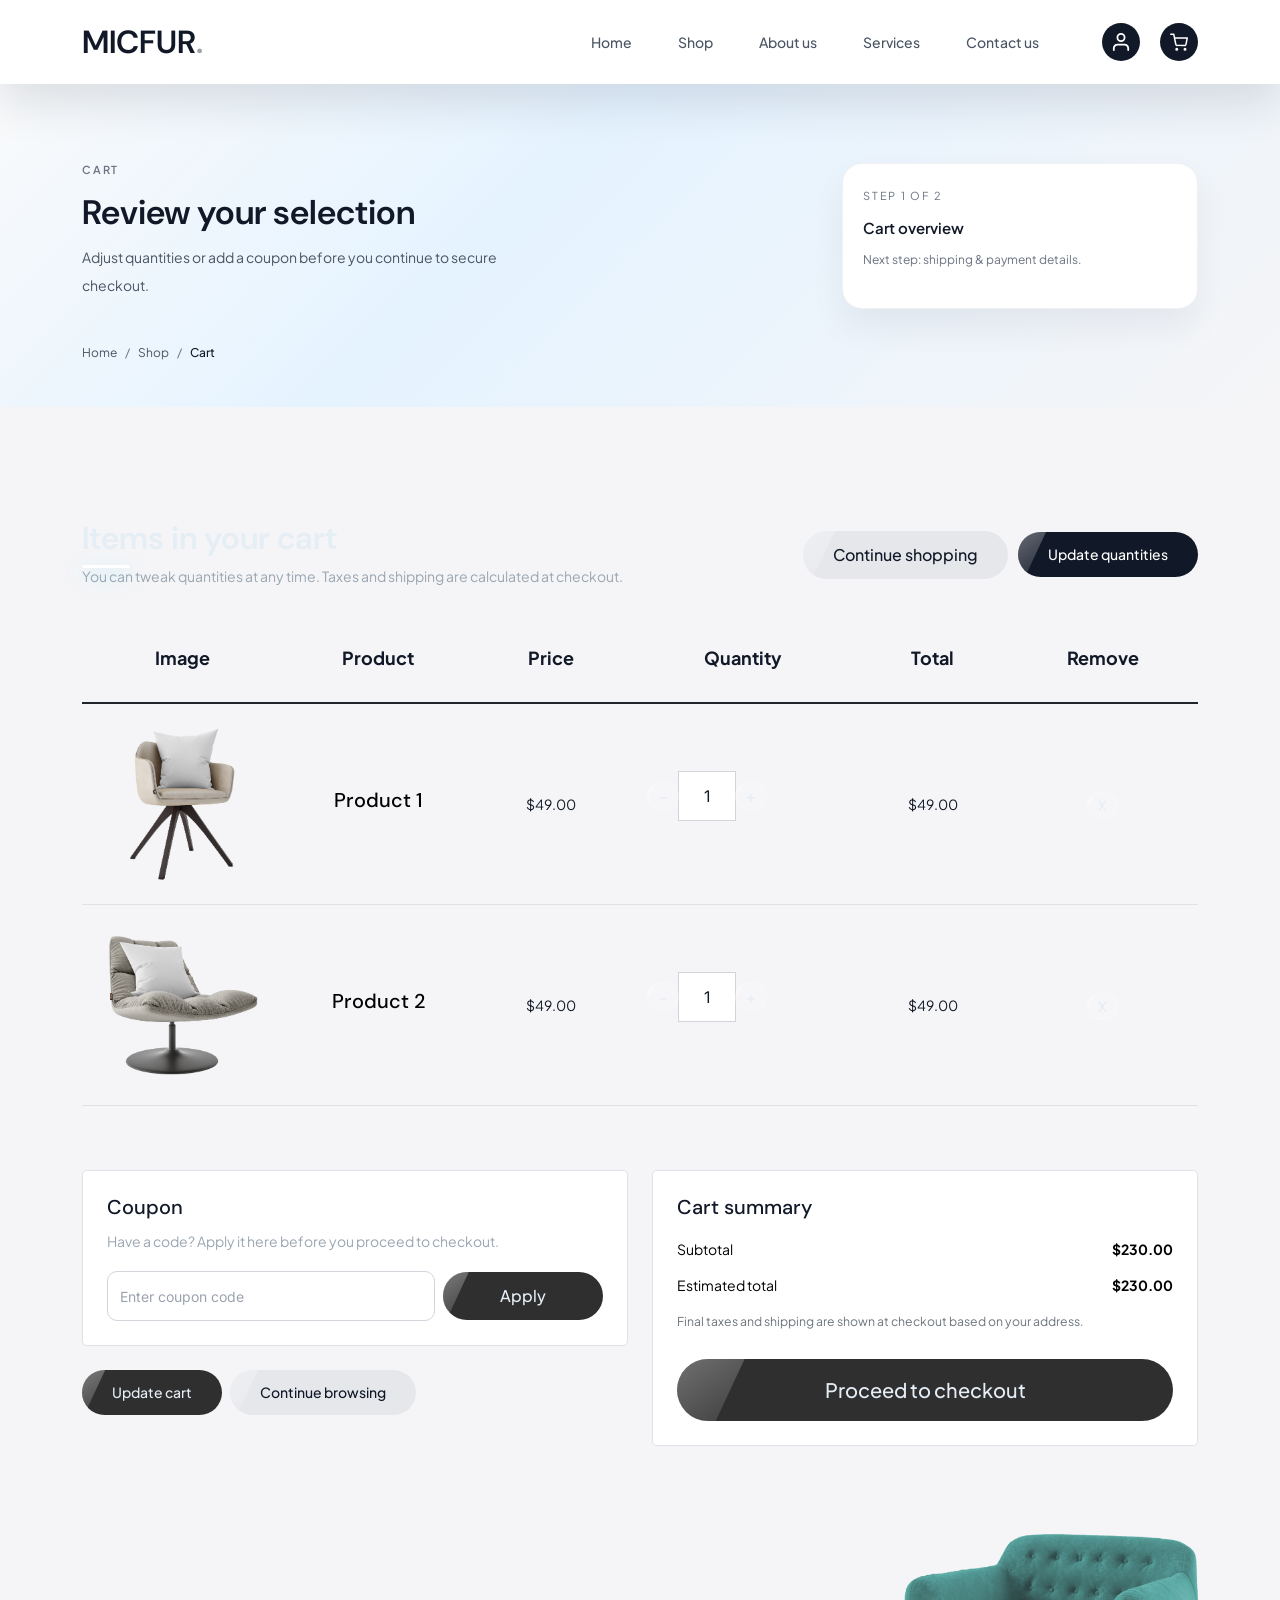
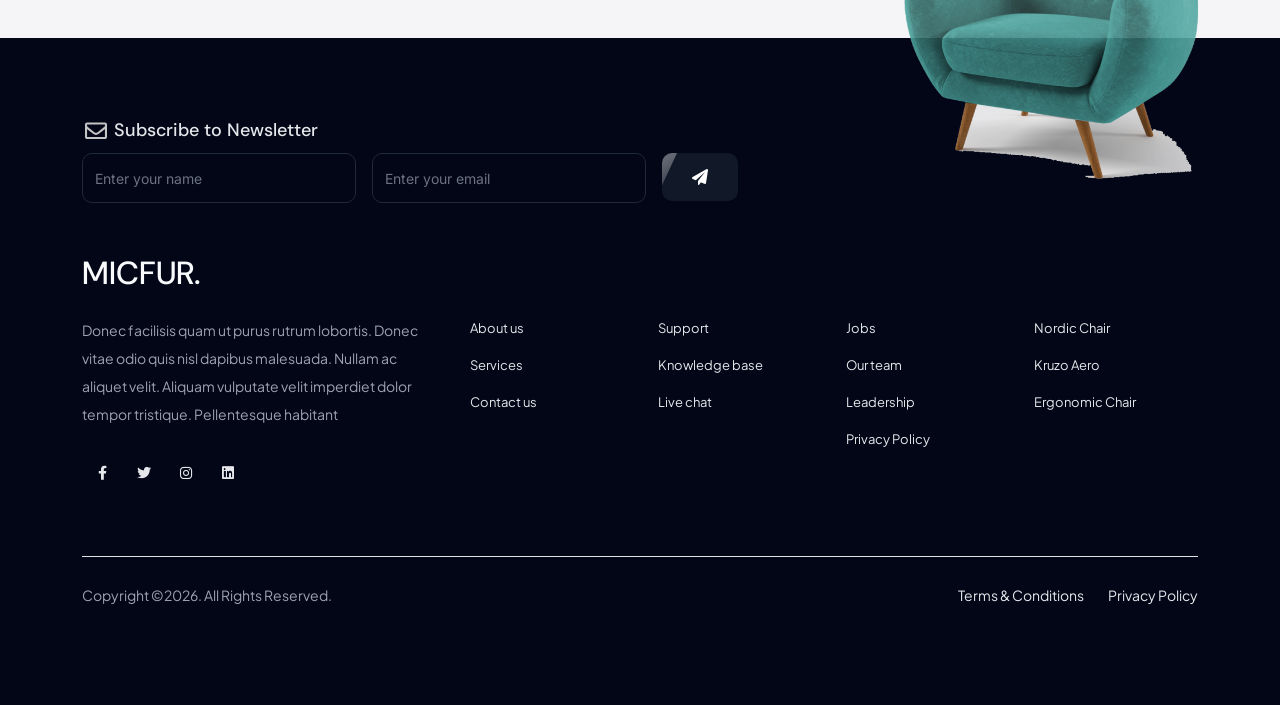
<file: MICFUR/cart.html>
<!-- /*
* Bootstrap 5
* Template Name: Furni
* Template Author: Untree.co
* Template URI: https://untree.co/
* License: https://creativecommons.org/licenses/by/3.0/
*/ -->
<!doctype html>
<html lang="en">
<head>
  <meta charset="utf-8">
  <meta name="viewport" content="width=device-width, initial-scale=1, shrink-to-fit=no">
  <meta name="author" content="Untree.co">
  <link rel="shortcut icon" href="favicon.png">

  <meta name="description" content="" />
  <meta name="keywords" content="bootstrap, bootstrap4" />

		<!-- Bootstrap CSS -->
		<link href="css/bootstrap.min.css" rel="stylesheet">
		<link href="https://cdnjs.cloudflare.com/ajax/libs/font-awesome/6.0.0-beta3/css/all.min.css" rel="stylesheet">
		<link href="css/tiny-slider.css" rel="stylesheet">
		<link href="css/style.css" rel="stylesheet">
		<style>
		  /* Cart page emergency overrides (with fallbacks) */
		  .site-blocks-table thead th,
		  .site-blocks-table td,
		  table.table thead th,
		  table.table td {
		  }
		  .site-blocks-table a { color: var(--ink, #e5edf5) !important; }
		  .h5, .h4, .text-black, label, span, strong {  }
		  .btn.btn-outline-black, .btn.btn-black { color: var(--ink, #e5edf5) !important; }
		  /* Disable gradient text on headings inside the cart so color applies */
		  .site-blocks-table h1,
		  .site-blocks-table h2,
		  .site-blocks-table h3,
		  .untree_co-section h1,
		  .untree_co-section h2,
		  .untree_co-section h3 {
		    background: none !important;
		    -webkit-background-clip: initial !important;
		    background-clip: initial !important;
		    
		  }
		  /* Blast through any stray low opacity or inherited dark colors */
		  .site-blocks-table, .site-blocks-table * {
		    opacity: 1 !important;
		  }
		  .site-blocks-table .btn {
		    background: rgba(255,255,255,0.12) !important;
		    border: 1px solid rgba(255,255,255,0.24) !important;
		  }
		</style>
		<title>MICFUR</title>
	</head>

	<body>

		<!-- Start Header/Navigation -->
		<nav class="custom-navbar navbar navbar navbar-expand-md navbar-dark bg-dark" arial-label="MICFUR navigation bar">

			<div class="container">
				<a class="navbar-brand" href="index.html">MICFUR<span>.</span></a>

				<button class="navbar-toggler" type="button" data-bs-toggle="collapse" data-bs-target="#navbarsFurni" aria-controls="navbarsFurni" aria-expanded="false" aria-label="Toggle navigation">
					<span class="navbar-toggler-icon"></span>
				</button>

				<div class="collapse navbar-collapse" id="navbarsFurni">
					<ul class="custom-navbar-nav navbar-nav ms-auto mb-2 mb-md-0">
						<li class="nav-item ">
							<a class="nav-link" href="index.html">Home</a>
						</li>
						<li><a class="nav-link" href="shop.html">Shop</a></li>
						<li><a class="nav-link" href="about.html">About us</a></li>
						<li><a class="nav-link" href="services.html">Services</a></li>
						<li><a class="nav-link" href="contact.html">Contact us</a></li>
					</ul>

					<ul class="custom-navbar-cta navbar-nav mb-2 mb-md-0 ms-5">
						<li><a class="nav-link" href="login.html"><img src="images/user.svg"></a></li>
						<li><a class="nav-link" href="cart.html"><img src="images/cart.svg"></a></li>
					</ul>
				</div>
			</div>
				
		</nav>
		<!-- End Header/Navigation -->

		<!-- Start Page Hero -->
		<div class="page-hero">
			<div class="container">
				<div class="row align-items-center justify-content-between">
					<div class="col-lg-7">
						<div class="page-hero-text">
							<p class="page-kicker">Cart</p>
							<h1 class="page-title">Review your selection</h1>
							<p class="page-subtitle">Adjust quantities or add a coupon before you continue to secure checkout.</p>
						</div>
					</div>
					<div class="col-lg-4 d-none d-lg-block">
						<div class="page-hero-card">
							<p class="label">Step 1 of 2</p>
							<p class="value">Cart overview</p>
							<p class="hint">Next step: shipping &amp; payment details.</p>
						</div>
					</div>
				</div>
				<div class="page-hero-breadcrumb d-flex align-items-center flex-wrap gap-2 mt-4">
					<a href="index.html" class="crumb-link">Home</a>
					<span class="crumb-separator">/</span>
					<a href="shop.html" class="crumb-link">Shop</a>
					<span class="crumb-separator">/</span>
					<span class="crumb-current">Cart</span>
				</div>
			</div>
		</div>
		<!-- End Page Hero -->

		<div class="untree_co-section before-footer-section">
			<div class="container">
				<div class="row mb-4 align-items-center">
					<div class="col-lg-6 mb-3 mb-lg-0">
						<h2 class="section-title mb-1">Items in your cart</h2>
						<p class="mb-0">You can tweak quantities at any time. Taxes and shipping are calculated at checkout.</p>
					</div>
					<div class="col-lg-6 text-lg-end">
						<a href="shop.html" class="btn btn-secondary me-2">Continue shopping</a>
						<button class="btn btn-primary btn-sm">Update quantities</button>
					</div>
				</div>
				<div class="row mb-5">
					<form class="col-md-12" method="post">
						<div class="site-blocks-table">
							<table class="table">
								<thead>
									<tr>
										<th class="product-thumbnail">Image</th>
										<th class="product-name">Product</th>
										<th class="product-price">Price</th>
										<th class="product-quantity">Quantity</th>
										<th class="product-total">Total</th>
										<th class="product-remove">Remove</th>
									</tr>
								</thead>
								<tbody>
									<tr>
										<td class="product-thumbnail">
											<img src="images/product-1.png" alt="Product 1" class="img-fluid">
										</td>
										<td class="product-name">
											<h2 class="h5 text-black">Product 1</h2>
										</td>
										<td>$49.00</td>
										<td>
											<div class="input-group mb-3 d-flex align-items-center quantity-container" style="max-width: 120px;">
												<div class="input-group-prepend">
													<button class="btn btn-outline-black decrease" type="button">&minus;</button>
												</div>
												<input type="text" class="form-control text-center quantity-amount" value="1" placeholder="" aria-label="Quantity" aria-describedby="button-addon1">
												<div class="input-group-append">
													<button class="btn btn-outline-black increase" type="button">&plus;</button>
												</div>
											</div>
										</td>
										<td>$49.00</td>
										<td><a href="#" class="btn btn-black btn-sm">X</a></td>
									</tr>
									<tr>
										<td class="product-thumbnail">
											<img src="images/product-2.png" alt="Product 2" class="img-fluid">
										</td>
										<td class="product-name">
											<h2 class="h5 text-black">Product 2</h2>
										</td>
										<td>$49.00</td>
										<td>
											<div class="input-group mb-3 d-flex align-items-center quantity-container" style="max-width: 120px;">
												<div class="input-group-prepend">
													<button class="btn btn-outline-black decrease" type="button">&minus;</button>
												</div>
												<input type="text" class="form-control text-center quantity-amount" value="1" placeholder="" aria-label="Quantity" aria-describedby="button-addon1">
												<div class="input-group-append">
													<button class="btn btn-outline-black increase" type="button">&plus;</button>
												</div>
											</div>
										</td>
										<td>$49.00</td>
										<td><a href="#" class="btn btn-black btn-sm">X</a></td>
									</tr>
								</tbody>
							</table>
						</div>
					</form>
				</div>
				<div class="row gy-5 align-items-start">
					<div class="col-md-6">
						<div class="p-4 p-lg-4 bg-white rounded-3 border mb-4">
							<h3 class="h5 mb-2">Coupon</h3>
							<p class="mb-3">Have a code? Apply it here before you proceed to checkout.</p>
							<div class="row g-2 align-items-center">
								<div class="col-md-8 mb-2 mb-md-0">
									<input type="text" class="form-control py-3" id="coupon" placeholder="Enter coupon code">
								</div>
								<div class="col-md-4">
									<button class="btn btn-black w-100">Apply</button>
								</div>
							</div>
						</div>
						<div class="d-flex flex-wrap gap-2">
							<button class="btn btn-black btn-sm">Update cart</button>
							<a href="shop.html" class="btn btn-secondary btn-sm">Continue browsing</a>
						</div>
					</div>
					<div class="col-md-6">
						<div class="p-4 p-lg-4 bg-white rounded-3 border">
							<h3 class="h5 mb-3">Cart summary</h3>
							<div class="d-flex justify-content-between mb-2">
								<span class="text-black">Subtotal</span>
								<strong class="text-black">$230.00</strong>
							</div>
							<div class="d-flex justify-content-between mb-2">
								<span class="text-black">Estimated total</span>
								<strong class="text-black">$230.00</strong>
							</div>
							<p class="small text-muted mb-4">Final taxes and shipping are shown at checkout based on your address.</p>
							<button class="btn btn-black btn-lg py-3 w-100" onclick="window.location='checkout.html'">Proceed to checkout</button>
						</div>
					</div>
				</div>
			</div>
		</div>
		
		<!-- Start Footer Section -->
		<footer class="footer-section">
			<div class="container relative">

				<div class="sofa-img">
					<img src="images/sofa.png" alt="Image" class="img-fluid">
				</div>

				<div class="row">
					<div class="col-lg-8">
						<div class="subscription-form">
							<h3 class="d-flex align-items-center"><span class="me-1"><img src="images/envelope-outline.svg" alt="Image" class="img-fluid"></span><span>Subscribe to Newsletter</span></h3>

							<form action="#" class="row g-3">
								<div class="col-auto">
									<input type="text" class="form-control" placeholder="Enter your name">
								</div>
								<div class="col-auto">
									<input type="email" class="form-control" placeholder="Enter your email">
								</div>
								<div class="col-auto">
									<button class="btn btn-primary">
										<span class="fa fa-paper-plane"></span>
									</button>
								</div>
							</form>

						</div>
					</div>
				</div>

				<div class="row g-5 mb-5">
					<div class="col-lg-4">
						<div class="mb-4 footer-logo-wrap"><a href="#" class="footer-logo">MICFUR<span>.</span></a></div>
						<p class="mb-4">Donec facilisis quam ut purus rutrum lobortis. Donec vitae odio quis nisl dapibus malesuada. Nullam ac aliquet velit. Aliquam vulputate velit imperdiet dolor tempor tristique. Pellentesque habitant</p>

						<ul class="list-unstyled custom-social">
							<li><a href="#"><span class="fa fa-brands fa-facebook-f"></span></a></li>
							<li><a href="#"><span class="fa fa-brands fa-twitter"></span></a></li>
							<li><a href="#"><span class="fa fa-brands fa-instagram"></span></a></li>
							<li><a href="#"><span class="fa fa-brands fa-linkedin"></span></a></li>
						</ul>
					</div>

					<div class="col-lg-8">
						<div class="row links-wrap">
							<div class="col-6 col-sm-6 col-md-3">
								<ul class="list-unstyled">
									<li><a href="#">About us</a></li>
									<li><a href="#">Services</a></li>
									<li><a href="#">Contact us</a></li>
								</ul>
							</div>

							<div class="col-6 col-sm-6 col-md-3">
								<ul class="list-unstyled">
									<li><a href="#">Support</a></li>
									<li><a href="#">Knowledge base</a></li>
									<li><a href="#">Live chat</a></li>
								</ul>
							</div>

							<div class="col-6 col-sm-6 col-md-3">
								<ul class="list-unstyled">
									<li><a href="#">Jobs</a></li>
									<li><a href="#">Our team</a></li>
									<li><a href="#">Leadership</a></li>
									<li><a href="#">Privacy Policy</a></li>
								</ul>
							</div>

							<div class="col-6 col-sm-6 col-md-3">
								<ul class="list-unstyled">
									<li><a href="#">Nordic Chair</a></li>
									<li><a href="#">Kruzo Aero</a></li>
									<li><a href="#">Ergonomic Chair</a></li>
								</ul>
							</div>
						</div>
					</div>

				</div>

				<div class="border-top copyright">
					<div class="row pt-4">
						<div class="col-lg-6">
							<p class="mb-2 text-center text-lg-start">Copyright &copy;<script>document.write(new Date().getFullYear());</script>. All Rights Reserved.
							</p>
						</div>

						<div class="col-lg-6 text-center text-lg-end">
							<ul class="list-unstyled d-inline-flex ms-auto">
								<li class="me-4"><a href="#">Terms &amp; Conditions</a></li>
								<li><a href="#">Privacy Policy</a></li>
							</ul>
						</div>

					</div>
				</div>

			</div>
		</footer>
		<!-- End Footer Section -->	


		<script src="js/bootstrap.bundle.min.js"></script>
		<script src="js/tiny-slider.js"></script>
		<script src="js/custom.js"></script>
	</body>

</html>
</file>
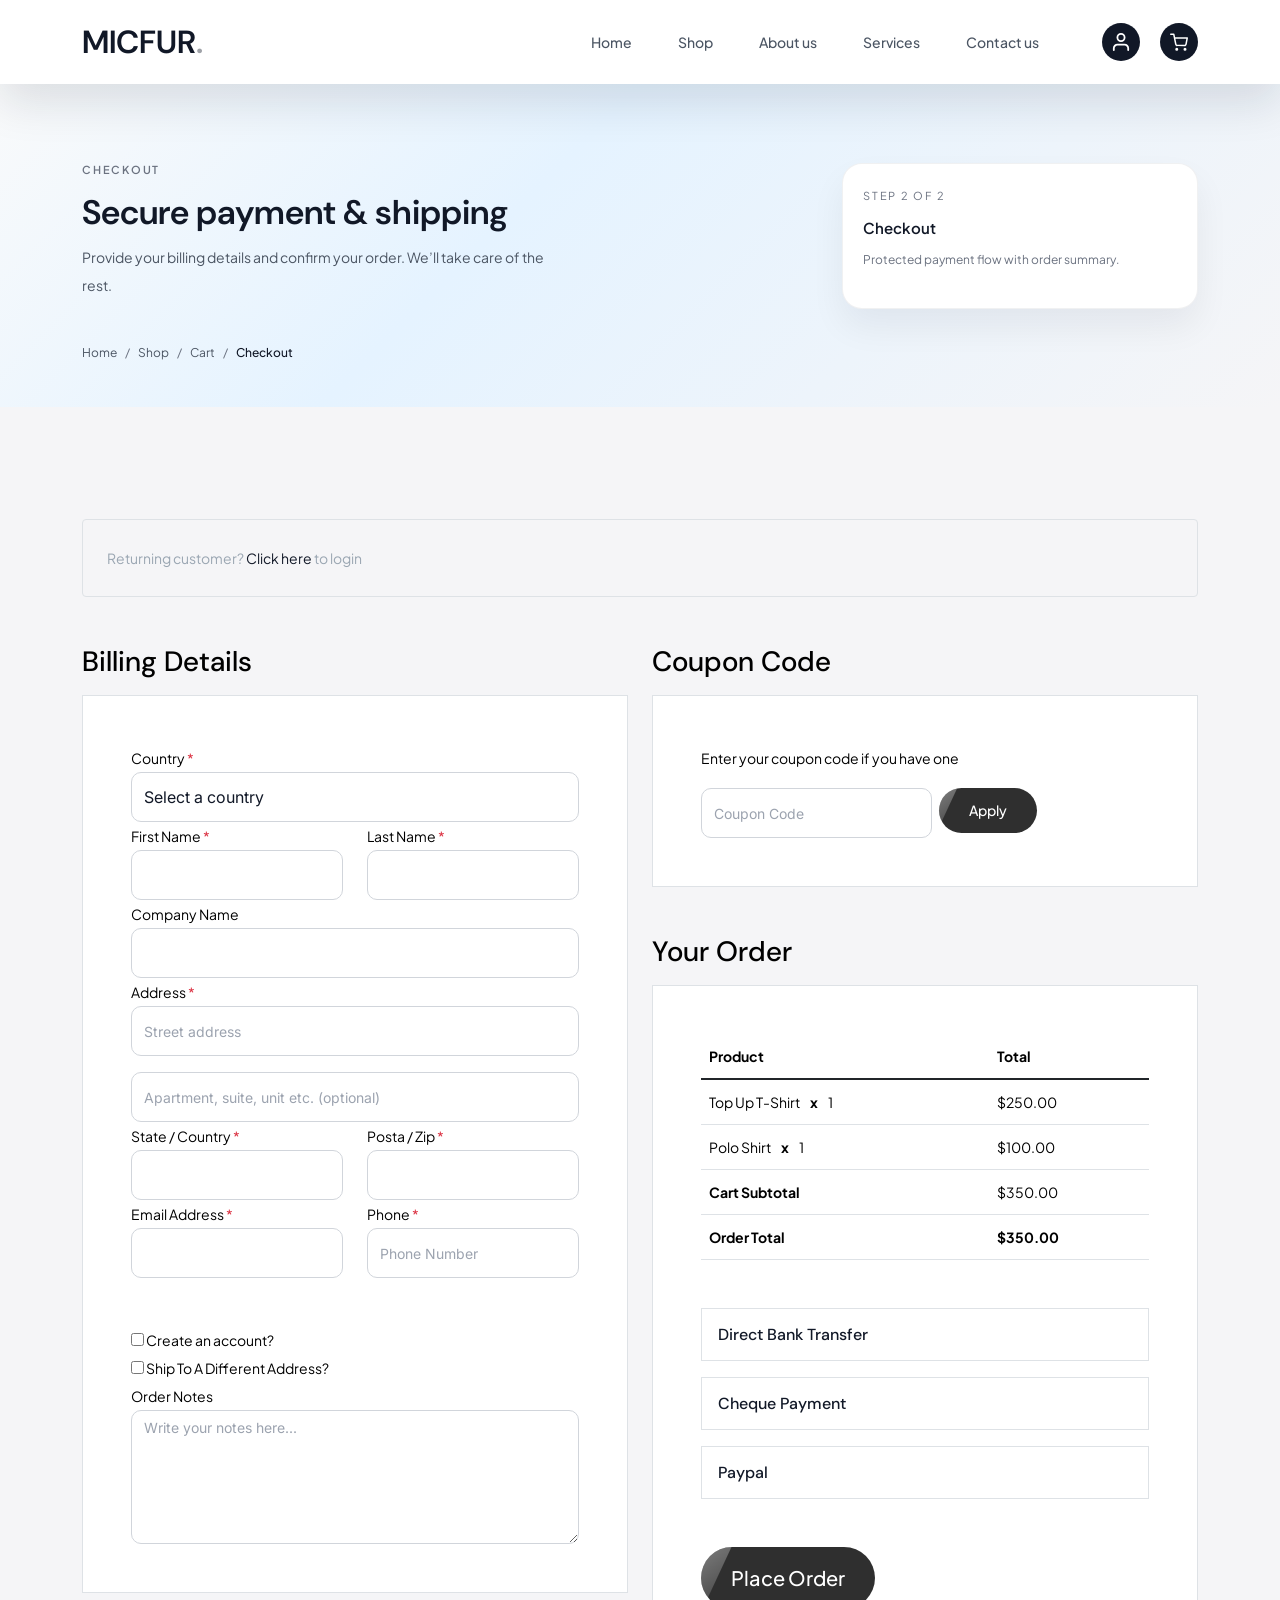
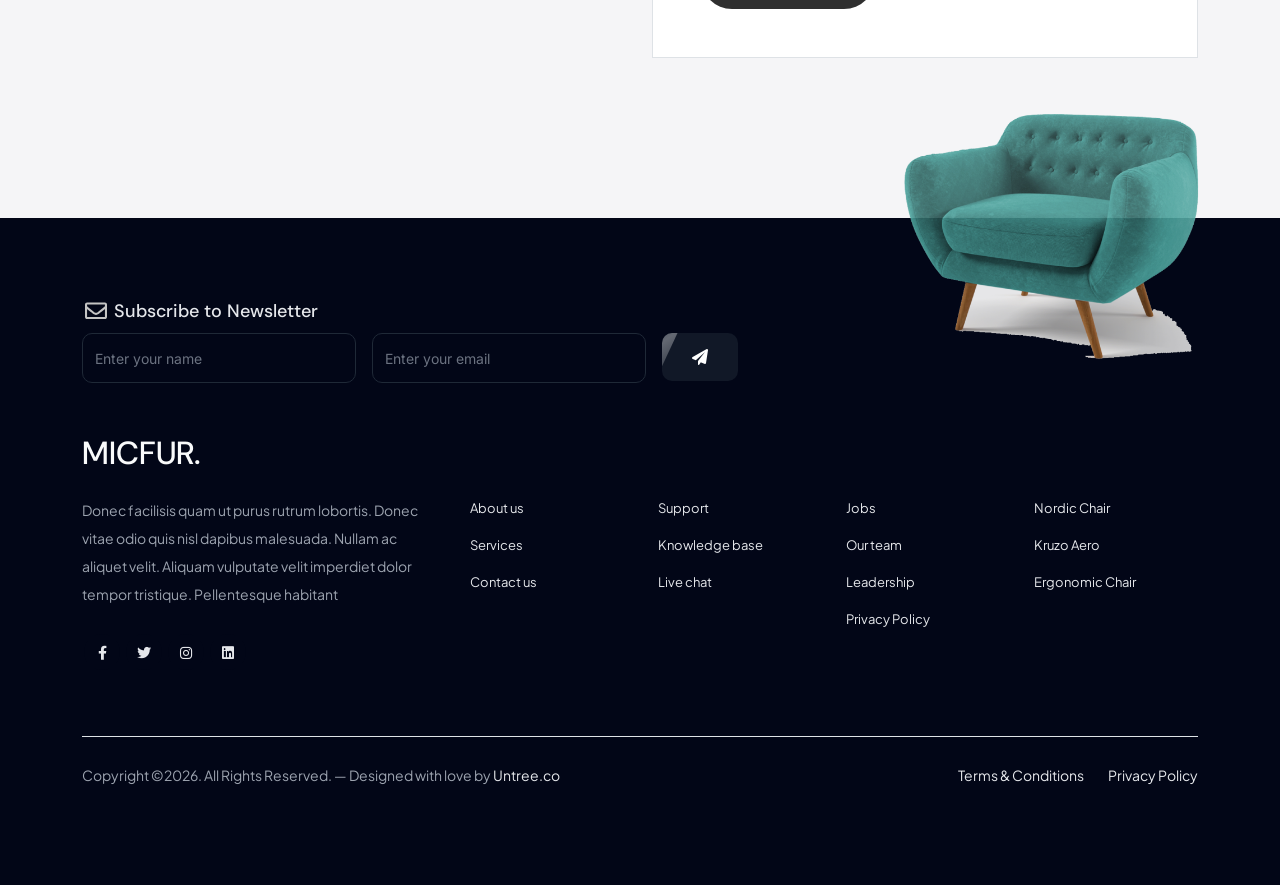
<file: MICFUR/checkout.html>
<!-- /*
* Bootstrap 5
* Template Name: Furni
* Template Author: Untree.co
* Template URI: https://untree.co/
* License: https://creativecommons.org/licenses/by/3.0/
*/ -->
<!doctype html>
<html lang="en">
<head>
  <meta charset="utf-8">
  <meta name="viewport" content="width=device-width, initial-scale=1, shrink-to-fit=no">
  <meta name="author" content="Untree.co">
  <link rel="shortcut icon" href="favicon.png">

  <meta name="description" content="" />
  <meta name="keywords" content="bootstrap, bootstrap4" />

		<!-- Bootstrap CSS -->
		<link href="css/bootstrap.min.css" rel="stylesheet">
		<link href="https://cdnjs.cloudflare.com/ajax/libs/font-awesome/6.0.0-beta3/css/all.min.css" rel="stylesheet">
		<link href="css/tiny-slider.css" rel="stylesheet">
		<link href="css/style.css" rel="stylesheet">
		<title>MICFUR</title>
	</head>

	<body>

		<!-- Start Header/Navigation -->
		<nav class="custom-navbar navbar navbar navbar-expand-md navbar-dark bg-dark" arial-label="MICFUR navigation bar">

			<div class="container">
				<a class="navbar-brand" href="index.html">MICFUR<span>.</span></a>

				<button class="navbar-toggler" type="button" data-bs-toggle="collapse" data-bs-target="#navbarsFurni" aria-controls="navbarsFurni" aria-expanded="false" aria-label="Toggle navigation">
					<span class="navbar-toggler-icon"></span>
				</button>

				<div class="collapse navbar-collapse" id="navbarsFurni">
					<ul class="custom-navbar-nav navbar-nav ms-auto mb-2 mb-md-0">
						<li class="nav-item ">
							<a class="nav-link" href="index.html">Home</a>
						</li>
						<li><a class="nav-link" href="shop.html">Shop</a></li>
						<li><a class="nav-link" href="about.html">About us</a></li>
						<li><a class="nav-link" href="services.html">Services</a></li>
						<li><a class="nav-link" href="contact.html">Contact us</a></li>
					</ul>

					<ul class="custom-navbar-cta navbar-nav mb-2 mb-md-0 ms-5">
						<li><a class="nav-link" href="login.html"><img src="images/user.svg"></a></li>
						<li><a class="nav-link" href="cart.html"><img src="images/cart.svg"></a></li>
					</ul>
				</div>
			</div>
				
		</nav>
		<!-- End Header/Navigation -->

		<!-- Start Page Hero -->
		<div class="page-hero">
			<div class="container">
				<div class="row align-items-center justify-content-between">
					<div class="col-lg-7">
						<div class="page-hero-text">
							<p class="page-kicker">Checkout</p>
							<h1 class="page-title">Secure payment & shipping</h1>
							<p class="page-subtitle">Provide your billing details and confirm your order. We’ll take care of the rest.</p>
						</div>
					</div>
					<div class="col-lg-4 d-none d-lg-block">
						<div class="page-hero-card">
							<p class="label">Step 2 of 2</p>
							<p class="value">Checkout</p>
							<p class="hint">Protected payment flow with order summary.</p>
						</div>
					</div>
				</div>
				<div class="page-hero-breadcrumb d-flex align-items-center flex-wrap gap-2 mt-4">
					<a href="index.html" class="crumb-link">Home</a>
					<span class="crumb-separator">/</span>
					<a href="shop.html" class="crumb-link">Shop</a>
					<span class="crumb-separator">/</span>
					<a href="cart.html" class="crumb-link">Cart</a>
					<span class="crumb-separator">/</span>
					<span class="crumb-current">Checkout</span>
				</div>
			</div>
		</div>
		<!-- End Page Hero -->

		<div class="untree_co-section">
		    <div class="container">
		      <div class="row mb-5">
		        <div class="col-md-12">
		          <div class="border p-4 rounded" role="alert">
		            Returning customer? <a href="#">Click here</a> to login
		          </div>
		        </div>
		      </div>
		      <div class="row">
		        <div class="col-md-6 mb-5 mb-md-0">
		          <h2 class="h3 mb-3 text-black">Billing Details</h2>
		          <div class="p-3 p-lg-5 border bg-white">
		            <div class="form-group">
		              <label for="c_country" class="text-black">Country <span class="text-danger">*</span></label>
		              <select id="c_country" class="form-control">
		                <option value="1">Select a country</option>    
		                <option value="2">bangladesh</option>    
		                <option value="3">Algeria</option>    
		                <option value="4">Afghanistan</option>    
		                <option value="5">Ghana</option>    
		                <option value="6">Albania</option>    
		                <option value="7">Bahrain</option>    
		                <option value="8">Colombia</option>    
		                <option value="9">Dominican Republic</option>    
		              </select>
		            </div>
		            <div class="form-group row">
		              <div class="col-md-6">
		                <label for="c_fname" class="text-black">First Name <span class="text-danger">*</span></label>
		                <input type="text" class="form-control" id="c_fname" name="c_fname">
		              </div>
		              <div class="col-md-6">
		                <label for="c_lname" class="text-black">Last Name <span class="text-danger">*</span></label>
		                <input type="text" class="form-control" id="c_lname" name="c_lname">
		              </div>
		            </div>

		            <div class="form-group row">
		              <div class="col-md-12">
		                <label for="c_companyname" class="text-black">Company Name </label>
		                <input type="text" class="form-control" id="c_companyname" name="c_companyname">
		              </div>
		            </div>

		            <div class="form-group row">
		              <div class="col-md-12">
		                <label for="c_address" class="text-black">Address <span class="text-danger">*</span></label>
		                <input type="text" class="form-control" id="c_address" name="c_address" placeholder="Street address">
		              </div>
		            </div>

		            <div class="form-group mt-3">
		              <input type="text" class="form-control" placeholder="Apartment, suite, unit etc. (optional)">
		            </div>

		            <div class="form-group row">
		              <div class="col-md-6">
		                <label for="c_state_country" class="text-black">State / Country <span class="text-danger">*</span></label>
		                <input type="text" class="form-control" id="c_state_country" name="c_state_country">
		              </div>
		              <div class="col-md-6">
		                <label for="c_postal_zip" class="text-black">Posta / Zip <span class="text-danger">*</span></label>
		                <input type="text" class="form-control" id="c_postal_zip" name="c_postal_zip">
		              </div>
		            </div>

		            <div class="form-group row mb-5">
		              <div class="col-md-6">
		                <label for="c_email_address" class="text-black">Email Address <span class="text-danger">*</span></label>
		                <input type="text" class="form-control" id="c_email_address" name="c_email_address">
		              </div>
		              <div class="col-md-6">
		                <label for="c_phone" class="text-black">Phone <span class="text-danger">*</span></label>
		                <input type="text" class="form-control" id="c_phone" name="c_phone" placeholder="Phone Number">
		              </div>
		            </div>

		            <div class="form-group">
		              <label for="c_create_account" class="text-black" data-bs-toggle="collapse" href="#create_an_account" role="button" aria-expanded="false" aria-controls="create_an_account"><input type="checkbox" value="1" id="c_create_account"> Create an account?</label>
		              <div class="collapse" id="create_an_account">
		                <div class="py-2 mb-4">
		                  <p class="mb-3">Create an account by entering the information below. If you are a returning customer please login at the top of the page.</p>
		                  <div class="form-group">
		                    <label for="c_account_password" class="text-black">Account Password</label>
		                    <input type="email" class="form-control" id="c_account_password" name="c_account_password" placeholder="">
		                  </div>
		                </div>
		              </div>
		            </div>


		            <div class="form-group">
		              <label for="c_ship_different_address" class="text-black" data-bs-toggle="collapse" href="#ship_different_address" role="button" aria-expanded="false" aria-controls="ship_different_address"><input type="checkbox" value="1" id="c_ship_different_address"> Ship To A Different Address?</label>
		              <div class="collapse" id="ship_different_address">
		                <div class="py-2">

		                  <div class="form-group">
		                    <label for="c_diff_country" class="text-black">Country <span class="text-danger">*</span></label>
		                    <select id="c_diff_country" class="form-control">
		                      <option value="1">Select a country</option>    
		                      <option value="2">bangladesh</option>    
		                      <option value="3">Algeria</option>    
		                      <option value="4">Afghanistan</option>    
		                      <option value="5">Ghana</option>    
		                      <option value="6">Albania</option>    
		                      <option value="7">Bahrain</option>    
		                      <option value="8">Colombia</option>    
		                      <option value="9">Dominican Republic</option>    
		                    </select>
		                  </div>


		                  <div class="form-group row">
		                    <div class="col-md-6">
		                      <label for="c_diff_fname" class="text-black">First Name <span class="text-danger">*</span></label>
		                      <input type="text" class="form-control" id="c_diff_fname" name="c_diff_fname">
		                    </div>
		                    <div class="col-md-6">
		                      <label for="c_diff_lname" class="text-black">Last Name <span class="text-danger">*</span></label>
		                      <input type="text" class="form-control" id="c_diff_lname" name="c_diff_lname">
		                    </div>
		                  </div>

		                  <div class="form-group row">
		                    <div class="col-md-12">
		                      <label for="c_diff_companyname" class="text-black">Company Name </label>
		                      <input type="text" class="form-control" id="c_diff_companyname" name="c_diff_companyname">
		                    </div>
		                  </div>

		                  <div class="form-group row  mb-3">
		                    <div class="col-md-12">
		                      <label for="c_diff_address" class="text-black">Address <span class="text-danger">*</span></label>
		                      <input type="text" class="form-control" id="c_diff_address" name="c_diff_address" placeholder="Street address">
		                    </div>
		                  </div>

		                  <div class="form-group">
		                    <input type="text" class="form-control" placeholder="Apartment, suite, unit etc. (optional)">
		                  </div>

		                  <div class="form-group row">
		                    <div class="col-md-6">
		                      <label for="c_diff_state_country" class="text-black">State / Country <span class="text-danger">*</span></label>
		                      <input type="text" class="form-control" id="c_diff_state_country" name="c_diff_state_country">
		                    </div>
		                    <div class="col-md-6">
		                      <label for="c_diff_postal_zip" class="text-black">Posta / Zip <span class="text-danger">*</span></label>
		                      <input type="text" class="form-control" id="c_diff_postal_zip" name="c_diff_postal_zip">
		                    </div>
		                  </div>

		                  <div class="form-group row mb-5">
		                    <div class="col-md-6">
		                      <label for="c_diff_email_address" class="text-black">Email Address <span class="text-danger">*</span></label>
		                      <input type="text" class="form-control" id="c_diff_email_address" name="c_diff_email_address">
		                    </div>
		                    <div class="col-md-6">
		                      <label for="c_diff_phone" class="text-black">Phone <span class="text-danger">*</span></label>
		                      <input type="text" class="form-control" id="c_diff_phone" name="c_diff_phone" placeholder="Phone Number">
		                    </div>
		                  </div>

		                </div>

		              </div>
		            </div>

		            <div class="form-group">
		              <label for="c_order_notes" class="text-black">Order Notes</label>
		              <textarea name="c_order_notes" id="c_order_notes" cols="30" rows="5" class="form-control" placeholder="Write your notes here..."></textarea>
		            </div>

		          </div>
		        </div>
		        <div class="col-md-6">

		          <div class="row mb-5">
		            <div class="col-md-12">
		              <h2 class="h3 mb-3 text-black">Coupon Code</h2>
		              <div class="p-3 p-lg-5 border bg-white">

		                <label for="c_code" class="text-black mb-3">Enter your coupon code if you have one</label>
		                <div class="input-group w-75 couponcode-wrap">
		                  <input type="text" class="form-control me-2" id="c_code" placeholder="Coupon Code" aria-label="Coupon Code" aria-describedby="button-addon2">
		                  <div class="input-group-append">
		                    <button class="btn btn-black btn-sm" type="button" id="button-addon2">Apply</button>
		                  </div>
		                </div>

		              </div>
		            </div>
		          </div>

		          <div class="row mb-5">
		            <div class="col-md-12">
		              <h2 class="h3 mb-3 text-black">Your Order</h2>
		              <div class="p-3 p-lg-5 border bg-white">
		                <table class="table site-block-order-table mb-5">
		                  <thead>
		                    <th>Product</th>
		                    <th>Total</th>
		                  </thead>
		                  <tbody>
		                    <tr>
		                      <td>Top Up T-Shirt <strong class="mx-2">x</strong> 1</td>
		                      <td>$250.00</td>
		                    </tr>
		                    <tr>
		                      <td>Polo Shirt <strong class="mx-2">x</strong>   1</td>
		                      <td>$100.00</td>
		                    </tr>
		                    <tr>
		                      <td class="text-black font-weight-bold"><strong>Cart Subtotal</strong></td>
		                      <td class="text-black">$350.00</td>
		                    </tr>
		                    <tr>
		                      <td class="text-black font-weight-bold"><strong>Order Total</strong></td>
		                      <td class="text-black font-weight-bold"><strong>$350.00</strong></td>
		                    </tr>
		                  </tbody>
		                </table>

		                <div class="border p-3 mb-3">
		                  <h3 class="h6 mb-0"><a class="d-block" data-bs-toggle="collapse" href="#collapsebank" role="button" aria-expanded="false" aria-controls="collapsebank">Direct Bank Transfer</a></h3>

		                  <div class="collapse" id="collapsebank">
		                    <div class="py-2">
		                      <p class="mb-0">Make your payment directly into our bank account. Please use your Order ID as the payment reference. Your order won’t be shipped until the funds have cleared in our account.</p>
		                    </div>
		                  </div>
		                </div>

		                <div class="border p-3 mb-3">
		                  <h3 class="h6 mb-0"><a class="d-block" data-bs-toggle="collapse" href="#collapsecheque" role="button" aria-expanded="false" aria-controls="collapsecheque">Cheque Payment</a></h3>

		                  <div class="collapse" id="collapsecheque">
		                    <div class="py-2">
		                      <p class="mb-0">Make your payment directly into our bank account. Please use your Order ID as the payment reference. Your order won’t be shipped until the funds have cleared in our account.</p>
		                    </div>
		                  </div>
		                </div>

		                <div class="border p-3 mb-5">
		                  <h3 class="h6 mb-0"><a class="d-block" data-bs-toggle="collapse" href="#collapsepaypal" role="button" aria-expanded="false" aria-controls="collapsepaypal">Paypal</a></h3>

		                  <div class="collapse" id="collapsepaypal">
		                    <div class="py-2">
		                      <p class="mb-0">Make your payment directly into our bank account. Please use your Order ID as the payment reference. Your order won’t be shipped until the funds have cleared in our account.</p>
		                    </div>
		                  </div>
		                </div>

		                <div class="form-group">
		                  <button class="btn btn-black btn-lg py-3 btn-block" onclick="window.location='thankyou.html'">Place Order</button>
		                </div>

		              </div>
		            </div>
		          </div>

		        </div>
		      </div>
		      <!-- </form> -->
		    </div>
		  </div>

		<!-- Start Footer Section -->
		<footer class="footer-section">
			<div class="container relative">

				<div class="sofa-img">
					<img src="images/sofa.png" alt="Image" class="img-fluid">
				</div>

				<div class="row">
					<div class="col-lg-8">
						<div class="subscription-form">
							<h3 class="d-flex align-items-center"><span class="me-1"><img src="images/envelope-outline.svg" alt="Image" class="img-fluid"></span><span>Subscribe to Newsletter</span></h3>

							<form action="#" class="row g-3">
								<div class="col-auto">
									<input type="text" class="form-control" placeholder="Enter your name">
								</div>
								<div class="col-auto">
									<input type="email" class="form-control" placeholder="Enter your email">
								</div>
								<div class="col-auto">
									<button class="btn btn-primary">
										<span class="fa fa-paper-plane"></span>
									</button>
								</div>
							</form>

						</div>
					</div>
				</div>

				<div class="row g-5 mb-5">
					<div class="col-lg-4">
						<div class="mb-4 footer-logo-wrap"><a href="#" class="footer-logo">MICFUR<span>.</span></a></div>
						<p class="mb-4">Donec facilisis quam ut purus rutrum lobortis. Donec vitae odio quis nisl dapibus malesuada. Nullam ac aliquet velit. Aliquam vulputate velit imperdiet dolor tempor tristique. Pellentesque habitant</p>

						<ul class="list-unstyled custom-social">
							<li><a href="#"><span class="fa fa-brands fa-facebook-f"></span></a></li>
							<li><a href="#"><span class="fa fa-brands fa-twitter"></span></a></li>
							<li><a href="#"><span class="fa fa-brands fa-instagram"></span></a></li>
							<li><a href="#"><span class="fa fa-brands fa-linkedin"></span></a></li>
						</ul>
					</div>

					<div class="col-lg-8">
						<div class="row links-wrap">
							<div class="col-6 col-sm-6 col-md-3">
								<ul class="list-unstyled">
									<li><a href="#">About us</a></li>
									<li><a href="#">Services</a></li>
									<li><a href="#">Contact us</a></li>
								</ul>
							</div>

							<div class="col-6 col-sm-6 col-md-3">
								<ul class="list-unstyled">
									<li><a href="#">Support</a></li>
									<li><a href="#">Knowledge base</a></li>
									<li><a href="#">Live chat</a></li>
								</ul>
							</div>

							<div class="col-6 col-sm-6 col-md-3">
								<ul class="list-unstyled">
									<li><a href="#">Jobs</a></li>
									<li><a href="#">Our team</a></li>
									<li><a href="#">Leadership</a></li>
									<li><a href="#">Privacy Policy</a></li>
								</ul>
							</div>

							<div class="col-6 col-sm-6 col-md-3">
								<ul class="list-unstyled">
									<li><a href="#">Nordic Chair</a></li>
									<li><a href="#">Kruzo Aero</a></li>
									<li><a href="#">Ergonomic Chair</a></li>
								</ul>
							</div>
						</div>
					</div>

				</div>

				<div class="border-top copyright">
					<div class="row pt-4">
						<div class="col-lg-6">
							<p class="mb-2 text-center text-lg-start">Copyright &copy;<script>document.write(new Date().getFullYear());</script>. All Rights Reserved. &mdash; Designed with love by <a href="https://untree.co">Untree.co</a> <!-- License information: https://untree.co/license/ -->
            </p>
						</div>

						<div class="col-lg-6 text-center text-lg-end">
							<ul class="list-unstyled d-inline-flex ms-auto">
								<li class="me-4"><a href="#">Terms &amp; Conditions</a></li>
								<li><a href="#">Privacy Policy</a></li>
							</ul>
						</div>

					</div>
				</div>

			</div>
		</footer>
		<!-- End Footer Section -->	


		<script src="js/bootstrap.bundle.min.js"></script>
		<script src="js/tiny-slider.js"></script>
		<script src="js/custom.js"></script>
	</body>

</html>
</file>
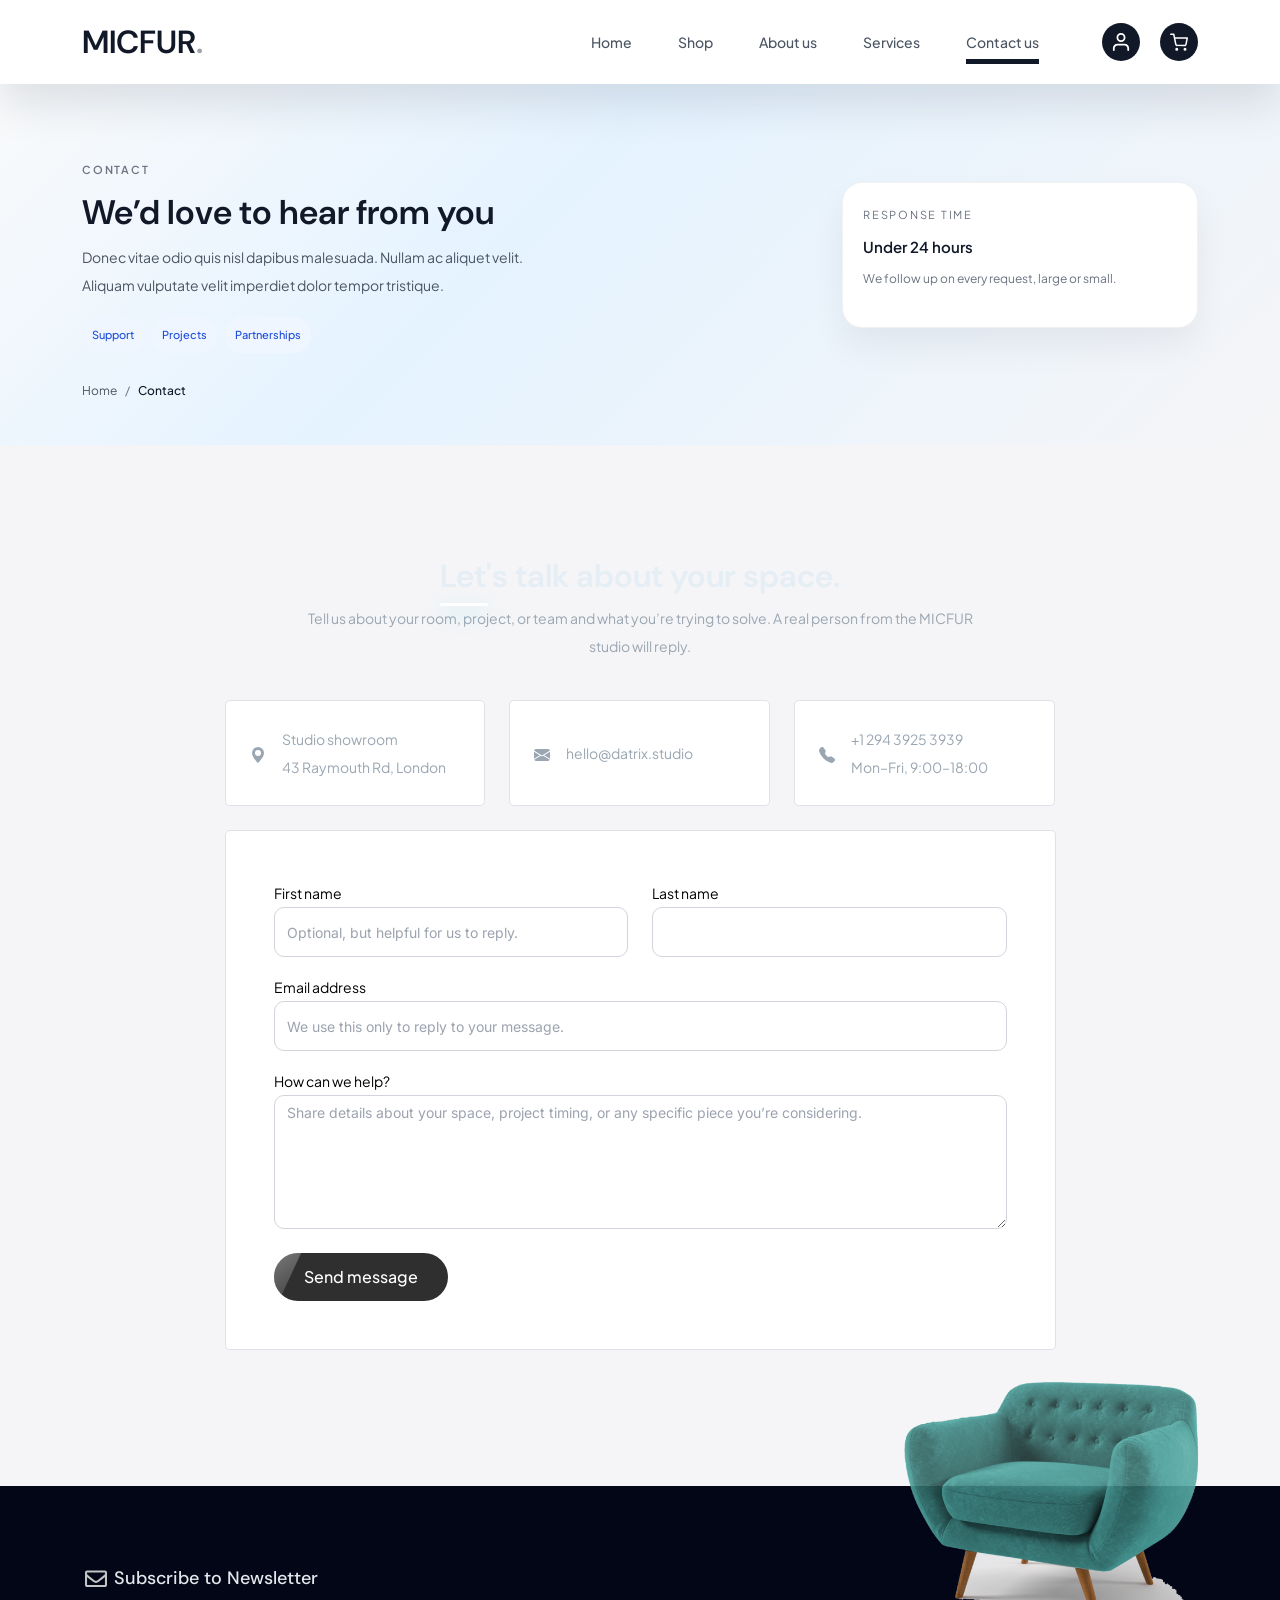
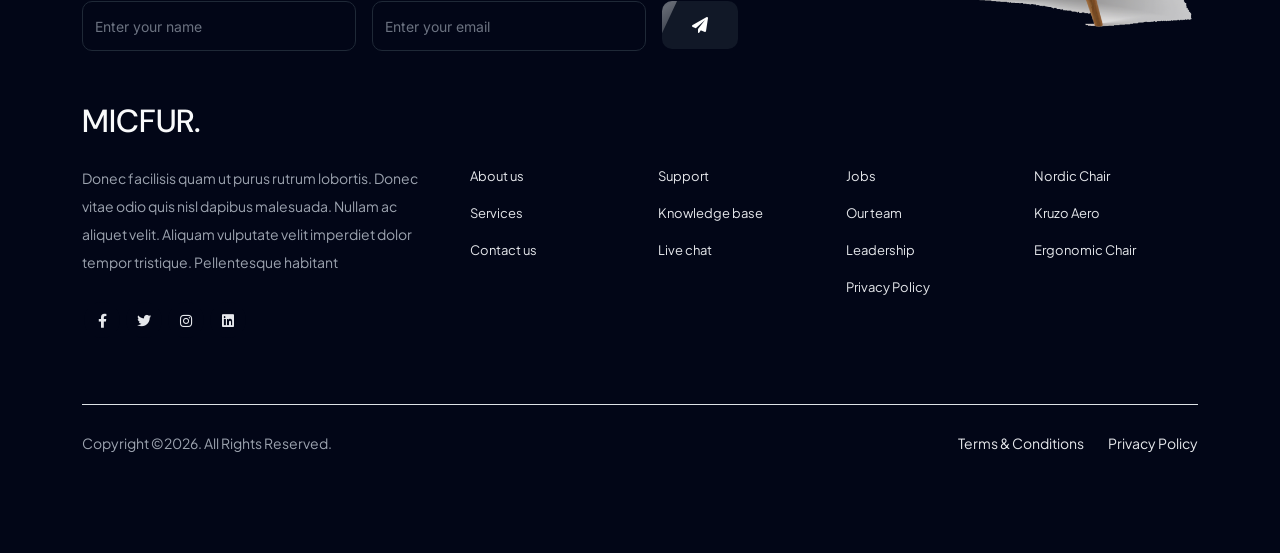
<file: MICFUR/contact.html>
<!-- /*
* Bootstrap 5
* Template Name: Furni
* Template Author: Untree.co
* Template URI: https://untree.co/
* License: https://creativecommons.org/licenses/by/3.0/
*/ -->
<!doctype html>
<html lang="en">
<head>
  <meta charset="utf-8">
  <meta name="viewport" content="width=device-width, initial-scale=1, shrink-to-fit=no">
  <meta name="author" content="Untree.co">
  <link rel="shortcut icon" href="favicon.png">

  <meta name="description" content="" />
  <meta name="keywords" content="bootstrap, bootstrap4" />

		<!-- Bootstrap CSS -->
		<link href="css/bootstrap.min.css" rel="stylesheet">
		<link href="https://cdnjs.cloudflare.com/ajax/libs/font-awesome/6.0.0-beta3/css/all.min.css" rel="stylesheet">
		<link href="css/tiny-slider.css" rel="stylesheet">
		<link href="css/style.css" rel="stylesheet">
		<title>MICFUR</title>
	</head>

	<body>

		<!-- Start Header/Navigation -->
		<nav class="custom-navbar navbar navbar navbar-expand-md navbar-dark bg-dark" arial-label="MICFUR navigation bar">

			<div class="container">
				<a class="navbar-brand" href="index.html">MICFUR<span>.</span></a>

				<button class="navbar-toggler" type="button" data-bs-toggle="collapse" data-bs-target="#navbarsFurni" aria-controls="navbarsFurni" aria-expanded="false" aria-label="Toggle navigation">
					<span class="navbar-toggler-icon"></span>
				</button>

				<div class="collapse navbar-collapse" id="navbarsFurni">
					<ul class="custom-navbar-nav navbar-nav ms-auto mb-2 mb-md-0">
						<li class="nav-item">
							<a class="nav-link" href="index.html">Home</a>
						</li>
						<li><a class="nav-link" href="shop.html">Shop</a></li>
						<li><a class="nav-link" href="about.html">About us</a></li>
						<li><a class="nav-link" href="services.html">Services</a></li>
						<li class="active"><a class="nav-link" href="contact.html">Contact us</a></li>
					</ul>

					<ul class="custom-navbar-cta navbar-nav mb-2 mb-md-0 ms-5">
						<li><a class="nav-link" href="login.html"><img src="images/user.svg"></a></li>
						<li><a class="nav-link" href="cart.html"><img src="images/cart.svg"></a></li>
					</ul>
				</div>
			</div>
				
		</nav>
		<!-- End Header/Navigation -->

		<!-- Start Page Hero -->
		<div class="page-hero">
			<div class="container">
				<div class="row align-items-center justify-content-between">
					<div class="col-lg-7">
						<div class="page-hero-text">
							<p class="page-kicker">Contact</p>
							<h1 class="page-title">We’d love to hear from you</h1>
							<p class="page-subtitle">Donec vitae odio quis nisl dapibus malesuada. Nullam ac aliquet velit. Aliquam vulputate velit imperdiet dolor tempor tristique.</p>
							<div class="page-hero-meta d-flex flex-wrap align-items-center gap-2">
								<span class="badge-soft">Support</span>
								<span class="badge-soft">Projects</span>
								<span class="badge-soft">Partnerships</span>
							</div>
						</div>
					</div>
					<div class="col-lg-4 d-none d-lg-block">
						<div class="page-hero-card">
							<p class="label">Response time</p>
							<p class="value">Under 24 hours</p>
							<p class="hint">We follow up on every request, large or small.</p>
						</div>
					</div>
				</div>
				<div class="page-hero-breadcrumb d-flex align-items-center flex-wrap gap-2 mt-4">
					<a href="index.html" class="crumb-link">Home</a>
					<span class="crumb-separator">/</span>
					<span class="crumb-current">Contact</span>
				</div>
			</div>
		</div>
		<!-- End Page Hero -->

		
		<!-- Start Contact Form -->
		<div class="untree_co-section">
      <div class="container">

		        <div class="block">
		          <div class="row justify-content-center">
		
		
		            <div class="col-md-10 col-lg-9 pb-4">
		
						<div class="row mb-4">
							<div class="col-lg-10 mx-auto text-center">
								<h2 class="section-title mb-2">Let's talk about your space.</h2>
								<p>Tell us about your room, project, or team and what you’re trying to solve. A real person from the MICFUR studio will reply.</p>
							</div>
						</div>
		
						<div class="row g-4 mb-4">
							<div class="col-md-4">
								<div class="p-3 p-lg-4 bg-white rounded-3 border h-100 d-flex align-items-center">
									<div class="service-icon color-1 me-3 mb-0">
										<svg xmlns="http://www.w3.org/2000/svg" width="16" height="16" fill="currentColor" class="bi bi-geo-alt-fill" viewBox="0 0 16 16">
											<path d="M8 16s6-5.686 6-10A6 6 0 0 0 2 6c0 4.314 6 10 6 10zm0-7a3 3 0 1 1 0-6 3 3 0 0 1 0 6z"/>
										</svg>
									</div>
									<div class="service-contents">
										<p class="mb-0">Studio showroom<br>43 Raymouth Rd, London</p>
									</div>
								</div>
							</div>
							<div class="col-md-4">
								<div class="p-3 p-lg-4 bg-white rounded-3 border h-100 d-flex align-items-center">
									<div class="service-icon color-1 me-3 mb-0">
										<svg xmlns="http://www.w3.org/2000/svg" width="16" height="16" fill="currentColor" class="bi bi-envelope-fill" viewBox="0 0 16 16">
											<path d="M.05 3.555A2 2 0 0 1 2 2h12a2 2 0 0 1 1.95 1.555L8 8.414.05 3.555zM0 4.697v7.104l5.803-3.558L0 4.697zM6.761 8.83l-6.57 4.027A2 2 0 0 0 2 14h12a2 2 0 0 0 1.808-1.144l-6.57-4.027L8 9.586l-1.239-.757zm3.436-.586L16 11.801V4.697l-5.803 3.546z"/>
										</svg>
									</div>
									<div class="service-contents">
										<p class="mb-0">hello@datrix.studio</p>
									</div>
								</div>
							</div>
							<div class="col-md-4">
								<div class="p-3 p-lg-4 bg-white rounded-3 border h-100 d-flex align-items-center">
									<div class="service-icon color-1 me-3 mb-0">
										<svg xmlns="http://www.w3.org/2000/svg" width="16" height="16" fill="currentColor" class="bi bi-telephone-fill" viewBox="0 0 16 16">
											<path fill-rule="evenodd" d="M1.885.511a1.745 1.745 0 0 1 2.61.163L6.29 2.98c.329.423.445.974.315 1.494l-.547 2.19a.678.678 0 0 0 .178.643l2.457 2.457a.678.678 0 0 0 .644.178l2.189-.547a1.745 1.745 0 0 1 1.494.315l2.306 1.794c.829.645.905 1.87.163 2.611l-1.034 1.034c-.74.74-1.846 1.065-2.877.702a18.634 18.634 0 0 1-7.01-4.42 18.634 18.634 0 0 1-4.42-7.009c-.362-1.03-.037-2.137.703-2.877L1.885.511z"/>
										</svg>
									</div>
									<div class="service-contents">
										<p class="mb-0">+1 294 3925 3939<br>Mon–Fri, 9:00–18:00</p>
									</div>
								</div>
							</div>
						</div>
		
						<div class="bg-white rounded-3 border p-4 p-lg-5">
		              <form>
		                <div class="row">
		                  <div class="col-12 col-md-6">
		                    <div class="form-group mb-3">
		                      <label class="text-black" for="fname">First name</label>
		                      <input type="text" class="form-control" id="fname" placeholder="Optional, but helpful for us to reply.">
		                    </div>
		                  </div>
		                  <div class="col-12 col-md-6">
		                    <div class="form-group mb-3">
		                      <label class="text-black" for="lname">Last name</label>
		                      <input type="text" class="form-control" id="lname">
		                    </div>
		                  </div>
		                </div>
		                <div class="form-group mb-3">
		                  <label class="text-black" for="email">Email address</label>
		                  <input type="email" class="form-control" id="email" placeholder="We use this only to reply to your message.">
		                </div>
		
		                <div class="form-group mb-4">
		                  <label class="text-black" for="message">How can we help?</label>
		                  <textarea name="" class="form-control" id="message" cols="30" rows="5" placeholder="Share details about your space, project timing, or any specific piece you’re considering."></textarea>
		                </div>
		
		                <button type="submit" class="btn btn-primary-hover-outline">Send message</button>
		              </form>
						</div>
		
		            </div>
		
		          </div>
		
		        </div>

      </div>


    </div>
  </div>

  <!-- End Contact Form -->

		

		<!-- Start Footer Section -->
		<footer class="footer-section">
			<div class="container relative">

				<div class="sofa-img">
					<img src="images/sofa.png" alt="Image" class="img-fluid">
				</div>

				<div class="row">
					<div class="col-lg-8">
						<div class="subscription-form">
							<h3 class="d-flex align-items-center"><span class="me-1"><img src="images/envelope-outline.svg" alt="Image" class="img-fluid"></span><span>Subscribe to Newsletter</span></h3>

							<form action="#" class="row g-3">
								<div class="col-auto">
									<input type="text" class="form-control" placeholder="Enter your name">
								</div>
								<div class="col-auto">
									<input type="email" class="form-control" placeholder="Enter your email">
								</div>
								<div class="col-auto">
									<button class="btn btn-primary">
										<span class="fa fa-paper-plane"></span>
									</button>
								</div>
							</form>

						</div>
					</div>
				</div>

				<div class="row g-5 mb-5">
					<div class="col-lg-4">
						<div class="mb-4 footer-logo-wrap"><a href="#" class="footer-logo">MICFUR<span>.</span></a></div>
						<p class="mb-4">Donec facilisis quam ut purus rutrum lobortis. Donec vitae odio quis nisl dapibus malesuada. Nullam ac aliquet velit. Aliquam vulputate velit imperdiet dolor tempor tristique. Pellentesque habitant</p>

						<ul class="list-unstyled custom-social">
							<li><a href="#"><span class="fa fa-brands fa-facebook-f"></span></a></li>
							<li><a href="#"><span class="fa fa-brands fa-twitter"></span></a></li>
							<li><a href="#"><span class="fa fa-brands fa-instagram"></span></a></li>
							<li><a href="#"><span class="fa fa-brands fa-linkedin"></span></a></li>
						</ul>
					</div>

					<div class="col-lg-8">
						<div class="row links-wrap">
							<div class="col-6 col-sm-6 col-md-3">
								<ul class="list-unstyled">
									<li><a href="#">About us</a></li>
									<li><a href="#">Services</a></li>
									<li><a href="#">Contact us</a></li>
								</ul>
							</div>

							<div class="col-6 col-sm-6 col-md-3">
								<ul class="list-unstyled">
									<li><a href="#">Support</a></li>
									<li><a href="#">Knowledge base</a></li>
									<li><a href="#">Live chat</a></li>
								</ul>
							</div>

							<div class="col-6 col-sm-6 col-md-3">
								<ul class="list-unstyled">
									<li><a href="#">Jobs</a></li>
									<li><a href="#">Our team</a></li>
									<li><a href="#">Leadership</a></li>
									<li><a href="#">Privacy Policy</a></li>
								</ul>
							</div>

							<div class="col-6 col-sm-6 col-md-3">
								<ul class="list-unstyled">
									<li><a href="#">Nordic Chair</a></li>
									<li><a href="#">Kruzo Aero</a></li>
									<li><a href="#">Ergonomic Chair</a></li>
								</ul>
							</div>
						</div>
					</div>

				</div>

				<div class="border-top copyright">
					<div class="row pt-4">
						<div class="col-lg-6">
							<p class="mb-2 text-center text-lg-start">Copyright &copy;<script>document.write(new Date().getFullYear());</script>. All Rights Reserved.
            </p>
						</div>

						<div class="col-lg-6 text-center text-lg-end">
							<ul class="list-unstyled d-inline-flex ms-auto">
								<li class="me-4"><a href="#">Terms &amp; Conditions</a></li>
								<li><a href="#">Privacy Policy</a></li>
							</ul>
						</div>

					</div>
				</div>

			</div>
		</footer>
		<!-- End Footer Section -->	


		<script src="js/bootstrap.bundle.min.js"></script>
		<script src="js/tiny-slider.js"></script>
		<script src="js/custom.js"></script>
	</body>

</html>
</file>
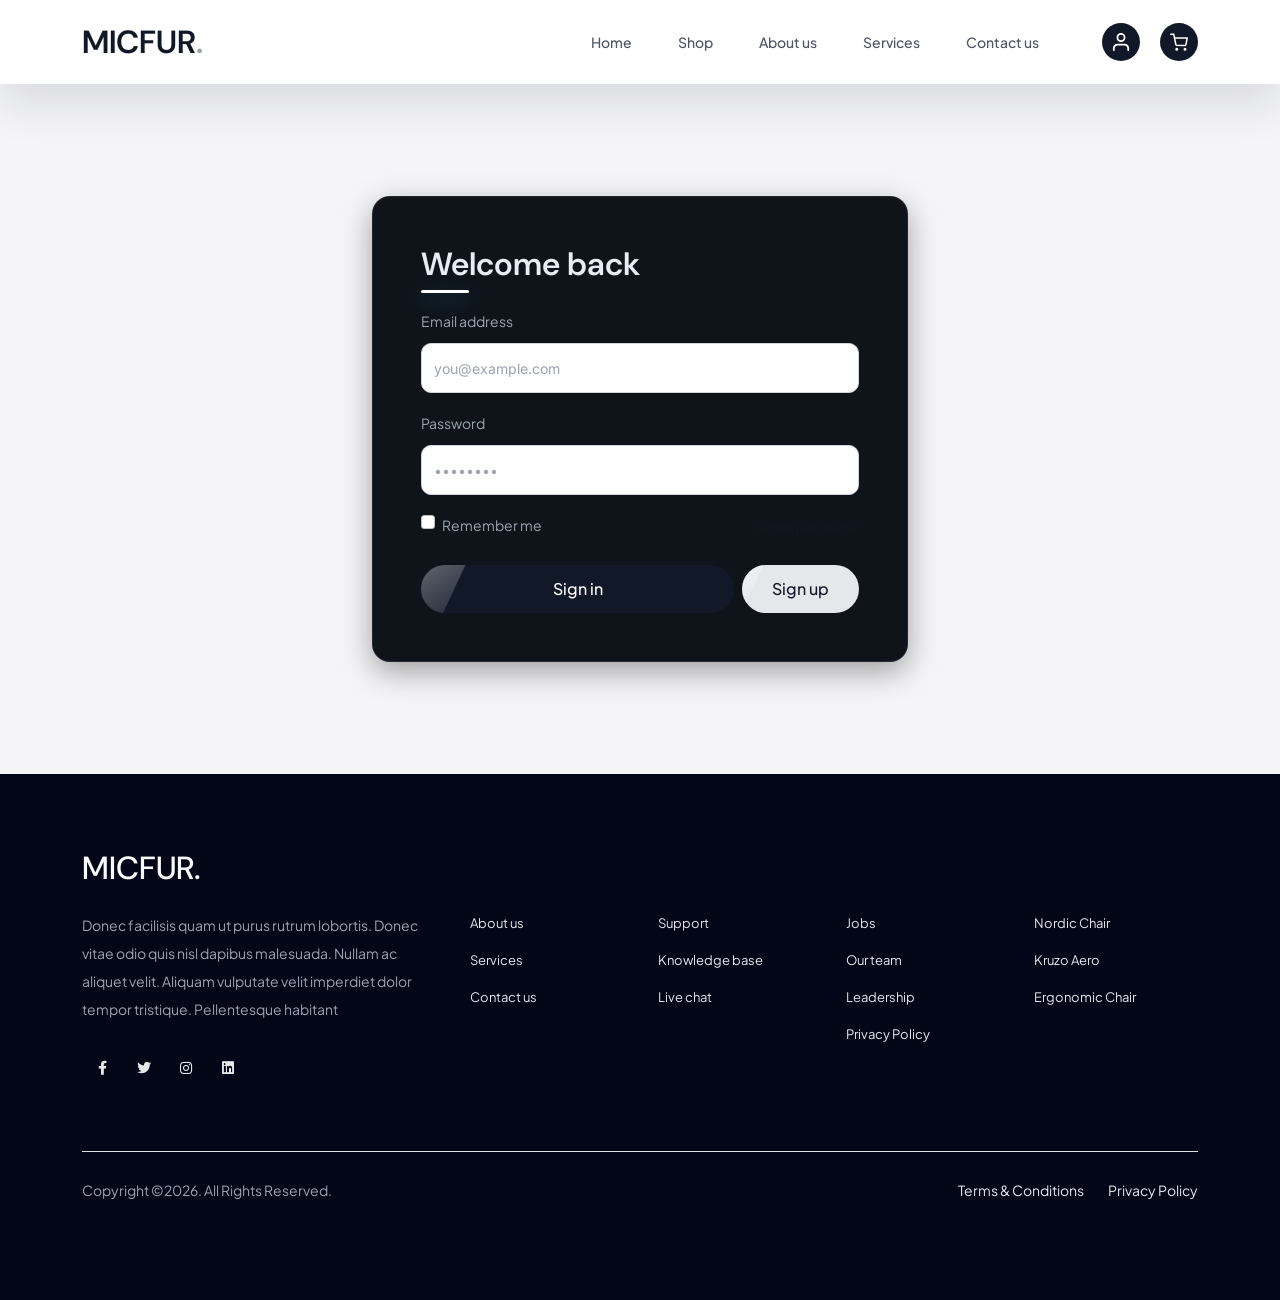
<file: MICFUR/login.html>
<!doctype html>
<html lang="en">
	<head>
		<meta charset="utf-8">
		<meta name="viewport" content="width=device-width, initial-scale=1">
		<link rel="shortcut icon" href="favicon.png">

		<meta name="description" content="Login" />
		<meta name="keywords" content="login" />

		<!-- Bootstrap CSS -->
		<link href="css/bootstrap.min.css" rel="stylesheet">
		<link href="https://cdnjs.cloudflare.com/ajax/libs/font-awesome/6.0.0-beta3/css/all.min.css" rel="stylesheet">
		<link href="css/tiny-slider.css" rel="stylesheet">
		<link href="css/style.css" rel="stylesheet">
		<title>MICFUR</title>
	</head>

	<body>
		<!-- Start Header/Navigation -->
		<nav class="custom-navbar navbar navbar navbar-expand-md navbar-dark bg-dark" arial-label="MICFUR navigation bar">
			<div class="container">
				<a class="navbar-brand" href="index.html">MICFUR<span>.</span></a>

				<button class="navbar-toggler" type="button" data-bs-toggle="collapse" data-bs-target="#navbarsFurni" aria-controls="navbarsFurni" aria-expanded="false" aria-label="Toggle navigation">
					<span class="navbar-toggler-icon"></span>
				</button>

				<div class="collapse navbar-collapse" id="navbarsFurni">
					<ul class="custom-navbar-nav navbar-nav ms-auto mb-2 mb-md-0">
						<li class="nav-item "><a class="nav-link" href="index.html">Home</a></li>
						<li><a class="nav-link" href="shop.html">Shop</a></li>
						<li><a class="nav-link" href="about.html">About us</a></li>
						<li><a class="nav-link" href="services.html">Services</a></li>
						<li><a class="nav-link" href="contact.html">Contact us</a></li>
					</ul>

					<ul class="custom-navbar-cta navbar-nav mb-2 mb-md-0 ms-5">
						<li><a class="nav-link" href="login.html"><img src="images/user.svg" alt="User"></a></li>
						<li><a class="nav-link" href="cart.html"><img src="images/cart.svg" alt="Cart"></a></li>
					</ul>
				</div>
			</div>
		</nav>
		<!-- End Header/Navigation -->

		<!-- Start Login Section -->
		<div class="untree_co-section">
			<div class="container" style="max-width: 560px;">
				<div class="row justify-content-center">
					<div class="col-12">
						<div class="p-4 p-md-5" style="background: var(--bg-800); border: 1px solid rgba(255,255,255,.08); border-radius: var(--radius-lg); box-shadow: var(--shadow-1);">
							<h2 class="mb-4 section-title">Welcome back</h2>
							<form action="#" method="post">
								<div class="mb-3">
									<label for="email" class="form-label">Email address</label>
									<input type="email" class="form-control" id="email" placeholder="you@example.com" required>
								</div>
								<div class="mb-3">
									<label for="password" class="form-label">Password</label>
									<input type="password" class="form-control" id="password" placeholder="••••••••" required>
								</div>
								<div class="d-flex align-items-center justify-content-between mb-4">
									<div class="form-check">
										<input class="form-check-input" type="checkbox" value="" id="remember">
										<label class="form-check-label" for="remember">Remember me</label>
									</div>
									<a href="#" class="small">Forgot password?</a>
								</div>
								<div class="d-grid d-sm-flex gap-2">
									<button type="submit" class="btn btn-primary flex-fill">Sign in</button>
									<a href="signup.html" class="btn btn-secondary">Sign up</a>
								</div>
							</form>
						</div>
					</div>
				</div>
			</div>
		</div>
		<!-- End Login Section -->

		<!-- Start Footer Section -->
		<footer class="footer-section">
			<div class="container relative">

				<div class="row g-5 mb-5">
					<div class="col-lg-4">
						<div class="mb-4 footer-logo-wrap"><a href="#" class="footer-logo">MICFUR<span>.</span></a></div>
						<p class="mb-4">Donec facilisis quam ut purus rutrum lobortis. Donec vitae odio quis nisl dapibus malesuada. Nullam ac aliquet velit. Aliquam vulputate velit imperdiet dolor tempor tristique. Pellentesque habitant</p>

						<ul class="list-unstyled custom-social">
							<li><a href="#"><span class="fa fa-brands fa-facebook-f"></span></a></li>
							<li><a href="#"><span class="fa fa-brands fa-twitter"></span></a></li>
							<li><a href="#"><span class="fa fa-brands fa-instagram"></span></a></li>
							<li><a href="#"><span class="fa fa-brands fa-linkedin"></span></a></li>
						</ul>
					</div>

					<div class="col-lg-8">
						<div class="row links-wrap">
							<div class="col-6 col-sm-6 col-md-3">
								<ul class="list-unstyled">
									<li><a href="#">About us</a></li>
									<li><a href="#">Services</a></li>
									<li><a href="#">Contact us</a></li>
								</ul>
							</div>

							<div class="col-6 col-sm-6 col-md-3">
								<ul class="list-unstyled">
									<li><a href="#">Support</a></li>
									<li><a href="#">Knowledge base</a></li>
									<li><a href="#">Live chat</a></li>
								</ul>
							</div>

							<div class="col-6 col-sm-6 col-md-3">
								<ul class="list-unstyled">
									<li><a href="#">Jobs</a></li>
									<li><a href="#">Our team</a></li>
									<li><a href="#">Leadership</a></li>
									<li><a href="#">Privacy Policy</a></li>
								</ul>
							</div>

							<div class="col-6 col-sm-6 col-md-3">
								<ul class="list-unstyled">
									<li><a href="#">Nordic Chair</a></li>
									<li><a href="#">Kruzo Aero</a></li>
									<li><a href="#">Ergonomic Chair</a></li>
								</ul>
							</div>
						</div>
					</div>
				</div>

				<div class="border-top copyright">
					<div class="row pt-4">
						<div class="col-lg-6">
							<p class="mb-2 text-center text-lg-start">Copyright &copy;<script>document.write(new Date().getFullYear());</script>. All Rights Reserved.</p>
						</div>

						<div class="col-lg-6 text-center text-lg-end">
							<ul class="list-unstyled d-inline-flex ms-auto">
								<li class="me-4"><a href="#">Terms &amp; Conditions</a></li>
								<li><a href="#">Privacy Policy</a></li>
							</ul>
						</div>

					</div>
				</div>
			</div>
		</footer>
		<!-- End Footer Section -->

		<script src="js/bootstrap.bundle.min.js"></script>
		<script src="js/tiny-slider.js"></script>
		<script src="js/custom.js"></script>
	</body>
</html>
</file>
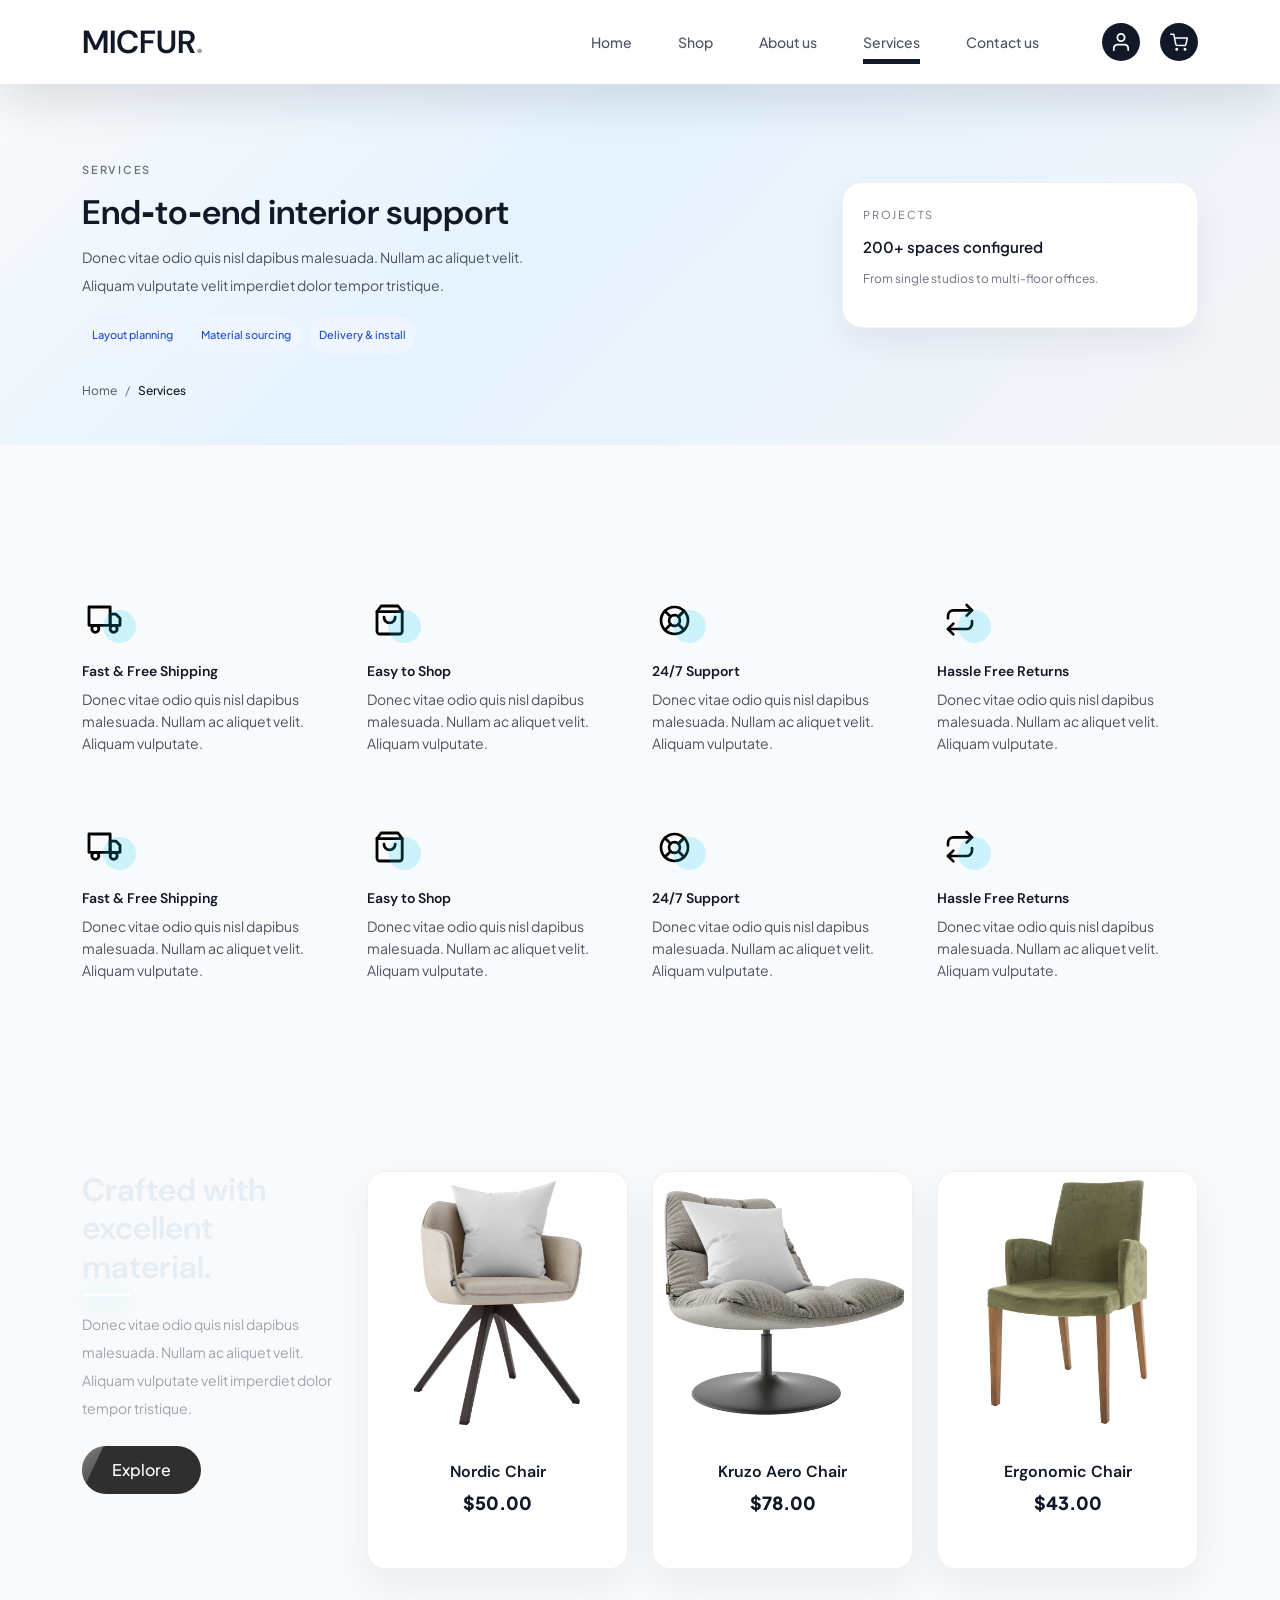
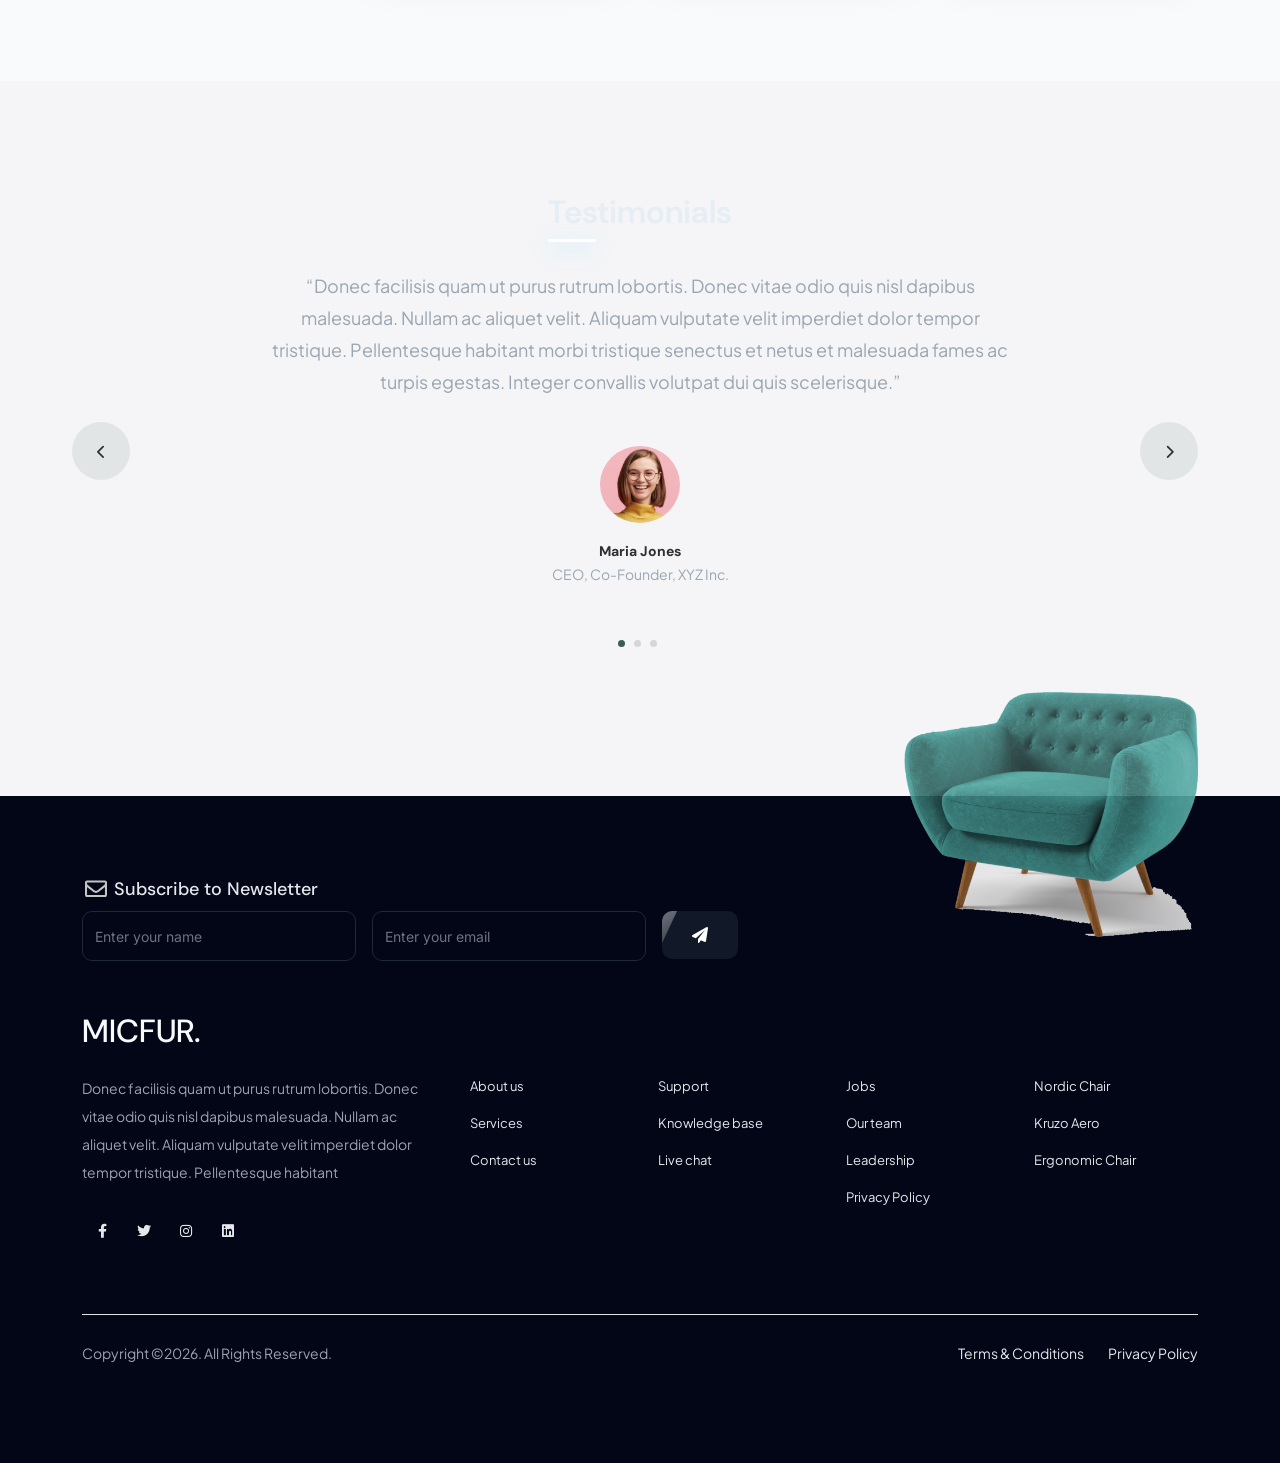
<file: MICFUR/services.html>
<!-- /*
* Bootstrap 5
* Template Name: Furni
* Template Author: Untree.co
* Template URI: https://untree.co/
* License: https://creativecommons.org/licenses/by/3.0/
*/ -->
<!doctype html>
<html lang="en">
<head>
  <meta charset="utf-8">
  <meta name="viewport" content="width=device-width, initial-scale=1, shrink-to-fit=no">
  <meta name="author" content="Untree.co">
  <link rel="shortcut icon" href="favicon.png">

  <meta name="description" content="" />
  <meta name="keywords" content="bootstrap, bootstrap4" />

		<!-- Bootstrap CSS -->
		<link href="css/bootstrap.min.css" rel="stylesheet">
		<link href="https://cdnjs.cloudflare.com/ajax/libs/font-awesome/6.0.0-beta3/css/all.min.css" rel="stylesheet">
		<link href="css/tiny-slider.css" rel="stylesheet">
		<link href="css/style.css" rel="stylesheet">
		<title>MICFUR</title>
	</head>

	<body>

		<!-- Start Header/Navigation -->
		<nav class="custom-navbar navbar navbar navbar-expand-md navbar-dark bg-dark" arial-label="MICFUR navigation bar">

			<div class="container">
				<a class="navbar-brand" href="index.html">MICFUR<span>.</span></a>

				<button class="navbar-toggler" type="button" data-bs-toggle="collapse" data-bs-target="#navbarsFurni" aria-controls="navbarsFurni" aria-expanded="false" aria-label="Toggle navigation">
					<span class="navbar-toggler-icon"></span>
				</button>

				<div class="collapse navbar-collapse" id="navbarsFurni">
					<ul class="custom-navbar-nav navbar-nav ms-auto mb-2 mb-md-0">
						<li class="nav-item">
							<a class="nav-link" href="index.html">Home</a>
						</li>
						<li><a class="nav-link" href="shop.html">Shop</a></li>
						<li><a class="nav-link" href="about.html">About us</a></li>
						<li class="active"><a class="nav-link" href="services.html">Services</a></li>
						<li><a class="nav-link" href="contact.html">Contact us</a></li>
					</ul>

					<ul class="custom-navbar-cta navbar-nav mb-2 mb-md-0 ms-5">
						<li><a class="nav-link" href="login.html"><img src="images/user.svg"></a></li>
						<li><a class="nav-link" href="cart.html"><img src="images/cart.svg"></a></li>
					</ul>
				</div>
			</div>
				
		</nav>
		<!-- End Header/Navigation -->

		<!-- Start Page Hero -->
		<div class="page-hero">
			<div class="container">
				<div class="row align-items-center justify-content-between">
					<div class="col-lg-7">
						<div class="page-hero-text">
							<p class="page-kicker">Services</p>
							<h1 class="page-title">End‑to‑end interior support</h1>
							<p class="page-subtitle">Donec vitae odio quis nisl dapibus malesuada. Nullam ac aliquet velit. Aliquam vulputate velit imperdiet dolor tempor tristique.</p>
							<div class="page-hero-meta d-flex flex-wrap align-items-center gap-2">
								<span class="badge-soft">Layout planning</span>
								<span class="badge-soft">Material sourcing</span>
								<span class="badge-soft">Delivery & install</span>
							</div>
						</div>
					</div>
					<div class="col-lg-4 d-none d-lg-block">
						<div class="page-hero-card">
							<p class="label">Projects</p>
							<p class="value">200+ spaces configured</p>
							<p class="hint">From single studios to multi‑floor offices.</p>
						</div>
					</div>
				</div>
				<div class="page-hero-breadcrumb d-flex align-items-center flex-wrap gap-2 mt-4">
					<a href="index.html" class="crumb-link">Home</a>
					<span class="crumb-separator">/</span>
					<span class="crumb-current">Services</span>
				</div>
			</div>
		</div>
		<!-- End Page Hero -->

		

		<!-- Start Why Choose Us Section -->
		<div class="why-choose-section">
			<div class="container">
				
				
				<div class="row my-4 gy-3">
					<div class="col-6 col-md-6 col-lg-3 mb-3">
						<div class="feature">
							<div class="icon">
								<img src="images/truck.svg" alt="Image" class="imf-fluid">
							</div>
							<h3>Fast &amp; Free Shipping</h3>
							<p>Donec vitae odio quis nisl dapibus malesuada. Nullam ac aliquet velit. Aliquam vulputate.</p>
						</div>
					</div>

					<div class="col-6 col-md-6 col-lg-3 mb-4">
						<div class="feature">
							<div class="icon">
								<img src="images/bag.svg" alt="Image" class="imf-fluid">
							</div>
							<h3>Easy to Shop</h3>
							<p>Donec vitae odio quis nisl dapibus malesuada. Nullam ac aliquet velit. Aliquam vulputate.</p>
						</div>
					</div>

					<div class="col-6 col-md-6 col-lg-3 mb-4">
						<div class="feature">
							<div class="icon">
								<img src="images/support.svg" alt="Image" class="imf-fluid">
							</div>
							<h3>24/7 Support</h3>
							<p>Donec vitae odio quis nisl dapibus malesuada. Nullam ac aliquet velit. Aliquam vulputate.</p>
						</div>
					</div>

					<div class="col-6 col-md-6 col-lg-3 mb-4">
						<div class="feature">
							<div class="icon">
								<img src="images/return.svg" alt="Image" class="imf-fluid">
							</div>
							<h3>Hassle Free Returns</h3>
							<p>Donec vitae odio quis nisl dapibus malesuada. Nullam ac aliquet velit. Aliquam vulputate.</p>
						</div>
					</div>

					<div class="col-6 col-md-6 col-lg-3 mb-4">
						<div class="feature">
							<div class="icon">
								<img src="images/truck.svg" alt="Image" class="imf-fluid">
							</div>
							<h3>Fast &amp; Free Shipping</h3>
							<p>Donec vitae odio quis nisl dapibus malesuada. Nullam ac aliquet velit. Aliquam vulputate.</p>
						</div>
					</div>

					<div class="col-6 col-md-6 col-lg-3 mb-4">
						<div class="feature">
							<div class="icon">
								<img src="images/bag.svg" alt="Image" class="imf-fluid">
							</div>
							<h3>Easy to Shop</h3>
							<p>Donec vitae odio quis nisl dapibus malesuada. Nullam ac aliquet velit. Aliquam vulputate.</p>
						</div>
					</div>

					<div class="col-6 col-md-6 col-lg-3 mb-4">
						<div class="feature">
							<div class="icon">
								<img src="images/support.svg" alt="Image" class="imf-fluid">
							</div>
							<h3>24/7 Support</h3>
							<p>Donec vitae odio quis nisl dapibus malesuada. Nullam ac aliquet velit. Aliquam vulputate.</p>
						</div>
					</div>

					<div class="col-6 col-md-6 col-lg-3 mb-4">
						<div class="feature">
							<div class="icon">
								<img src="images/return.svg" alt="Image" class="imf-fluid">
							</div>
							<h3>Hassle Free Returns</h3>
							<p>Donec vitae odio quis nisl dapibus malesuada. Nullam ac aliquet velit. Aliquam vulputate.</p>
						</div>
					</div>

				</div>
			
			</div>
		</div>
		<!-- End Why Choose Us Section -->

		<!-- Start Product Section -->
		<div class="product-section pt-0">
			<div class="container">
				<div class="row">

					<!-- Start Column 1 -->
					<div class="col-md-12 col-lg-3 mb-5 mb-lg-0">
						<h2 class="mb-4 section-title">Crafted with excellent material.</h2>
						<p class="mb-4">Donec vitae odio quis nisl dapibus malesuada. Nullam ac aliquet velit. Aliquam vulputate velit imperdiet dolor tempor tristique. </p>
						<p><a href="#" class="btn">Explore</a></p>
					</div> 
					<!-- End Column 1 -->

					<!-- Start Column 2 -->
					<div class="col-6 col-md-4 col-lg-3 mb-5 mb-md-0">
						<a class="product-item" href="#">
							<img src="images/product-1.png" class="img-fluid product-thumbnail">
							<h3 class="product-title">Nordic Chair</h3>
							<strong class="product-price">$50.00</strong>

							<span class="icon-cross">
								<img src="images/cross.svg" class="img-fluid">
							</span>
						</a>
					</div> 
					<!-- End Column 2 -->

					<!-- Start Column 3 -->
					<div class="col-6 col-md-4 col-lg-3 mb-5 mb-md-0">
						<a class="product-item" href="#">
							<img src="images/product-2.png" class="img-fluid product-thumbnail">
							<h3 class="product-title">Kruzo Aero Chair</h3>
							<strong class="product-price">$78.00</strong>

							<span class="icon-cross">
								<img src="images/cross.svg" class="img-fluid">
							</span>
						</a>
					</div>
					<!-- End Column 3 -->

					<!-- Start Column 4 -->
					<div class="col-6 col-md-4 col-lg-3 mb-5 mb-md-0">
						<a class="product-item" href="#">
							<img src="images/product-3.png" class="img-fluid product-thumbnail">
							<h3 class="product-title">Ergonomic Chair</h3>
							<strong class="product-price">$43.00</strong>

							<span class="icon-cross">
								<img src="images/cross.svg" class="img-fluid">
							</span>
						</a>
					</div>
					<!-- End Column 4 -->

				</div>
			</div>
		</div>
		<!-- End Product Section -->

		

		<!-- Start Testimonial Slider -->
		<div class="testimonial-section before-footer-section">
			<div class="container">
				<div class="row">
					<div class="col-lg-7 mx-auto text-center">
						<h2 class="section-title">Testimonials</h2>
					</div>
				</div>

				<div class="row justify-content-center">
					<div class="col-lg-12">
						<div class="testimonial-slider-wrap text-center">

							<div id="testimonial-nav">
								<span class="prev" data-controls="prev"><span class="fa fa-chevron-left"></span></span>
								<span class="next" data-controls="next"><span class="fa fa-chevron-right"></span></span>
							</div>

							<div class="testimonial-slider">
								
								<div class="item">
									<div class="row justify-content-center">
										<div class="col-lg-8 mx-auto">

											<div class="testimonial-block text-center">
												<blockquote class="mb-5">
													<p>&ldquo;Donec facilisis quam ut purus rutrum lobortis. Donec vitae odio quis nisl dapibus malesuada. Nullam ac aliquet velit. Aliquam vulputate velit imperdiet dolor tempor tristique. Pellentesque habitant morbi tristique senectus et netus et malesuada fames ac turpis egestas. Integer convallis volutpat dui quis scelerisque.&rdquo;</p>
												</blockquote>

												<div class="author-info">
													<div class="author-pic">
														<img src="images/person-1.png" alt="Maria Jones" class="img-fluid">
													</div>
													<h3 class="font-weight-bold">Maria Jones</h3>
													<span class="position d-block mb-3">CEO, Co-Founder, XYZ Inc.</span>
												</div>
											</div>

										</div>
									</div>
								</div> 
								<!-- END item -->

								<div class="item">
									<div class="row justify-content-center">
										<div class="col-lg-8 mx-auto">

											<div class="testimonial-block text-center">
												<blockquote class="mb-5">
													<p>&ldquo;Donec facilisis quam ut purus rutrum lobortis. Donec vitae odio quis nisl dapibus malesuada. Nullam ac aliquet velit. Aliquam vulputate velit imperdiet dolor tempor tristique. Pellentesque habitant morbi tristique senectus et netus et malesuada fames ac turpis egestas. Integer convallis volutpat dui quis scelerisque.&rdquo;</p>
												</blockquote>

												<div class="author-info">
													<div class="author-pic">
														<img src="images/person-1.png" alt="Maria Jones" class="img-fluid">
													</div>
													<h3 class="font-weight-bold">Maria Jones</h3>
													<span class="position d-block mb-3">CEO, Co-Founder, XYZ Inc.</span>
												</div>
											</div>

										</div>
									</div>
								</div> 
								<!-- END item -->

								<div class="item">
									<div class="row justify-content-center">
										<div class="col-lg-8 mx-auto">

											<div class="testimonial-block text-center">
												<blockquote class="mb-5">
													<p>&ldquo;Donec facilisis quam ut purus rutrum lobortis. Donec vitae odio quis nisl dapibus malesuada. Nullam ac aliquet velit. Aliquam vulputate velit imperdiet dolor tempor tristique. Pellentesque habitant morbi tristique senectus et netus et malesuada fames ac turpis egestas. Integer convallis volutpat dui quis scelerisque.&rdquo;</p>
												</blockquote>

												<div class="author-info">
													<div class="author-pic">
														<img src="images/person-1.png" alt="Maria Jones" class="img-fluid">
													</div>
													<h3 class="font-weight-bold">Maria Jones</h3>
													<span class="position d-block mb-3">CEO, Co-Founder, XYZ Inc.</span>
												</div>
											</div>

										</div>
									</div>
								</div> 
								<!-- END item -->

							</div>

						</div>
					</div>
				</div>
			</div>
		</div>
		<!-- End Testimonial Slider -->

		

		<!-- Start Footer Section -->
		<footer class="footer-section">
			<div class="container relative">

				<div class="sofa-img">
					<img src="images/sofa.png" alt="Image" class="img-fluid">
				</div>

				<div class="row">
					<div class="col-lg-8">
						<div class="subscription-form">
							<h3 class="d-flex align-items-center"><span class="me-1"><img src="images/envelope-outline.svg" alt="Image" class="img-fluid"></span><span>Subscribe to Newsletter</span></h3>

							<form action="#" class="row g-3">
								<div class="col-auto">
									<input type="text" class="form-control" placeholder="Enter your name">
								</div>
								<div class="col-auto">
									<input type="email" class="form-control" placeholder="Enter your email">
								</div>
								<div class="col-auto">
									<button class="btn btn-primary">
										<span class="fa fa-paper-plane"></span>
									</button>
								</div>
							</form>

						</div>
					</div>
				</div>

				<div class="row g-5 mb-5">
					<div class="col-lg-4">
						<div class="mb-4 footer-logo-wrap"><a href="#" class="footer-logo">MICFUR<span>.</span></a></div>
						<p class="mb-4">Donec facilisis quam ut purus rutrum lobortis. Donec vitae odio quis nisl dapibus malesuada. Nullam ac aliquet velit. Aliquam vulputate velit imperdiet dolor tempor tristique. Pellentesque habitant</p>

						<ul class="list-unstyled custom-social">
							<li><a href="#"><span class="fa fa-brands fa-facebook-f"></span></a></li>
							<li><a href="#"><span class="fa fa-brands fa-twitter"></span></a></li>
							<li><a href="#"><span class="fa fa-brands fa-instagram"></span></a></li>
							<li><a href="#"><span class="fa fa-brands fa-linkedin"></span></a></li>
						</ul>
					</div>

					<div class="col-lg-8">
						<div class="row links-wrap">
							<div class="col-6 col-sm-6 col-md-3">
								<ul class="list-unstyled">
									<li><a href="#">About us</a></li>
									<li><a href="#">Services</a></li>
									<li><a href="#">Contact us</a></li>
								</ul>
							</div>

							<div class="col-6 col-sm-6 col-md-3">
								<ul class="list-unstyled">
									<li><a href="#">Support</a></li>
									<li><a href="#">Knowledge base</a></li>
									<li><a href="#">Live chat</a></li>
								</ul>
							</div>

							<div class="col-6 col-sm-6 col-md-3">
								<ul class="list-unstyled">
									<li><a href="#">Jobs</a></li>
									<li><a href="#">Our team</a></li>
									<li><a href="#">Leadership</a></li>
									<li><a href="#">Privacy Policy</a></li>
								</ul>
							</div>

							<div class="col-6 col-sm-6 col-md-3">
								<ul class="list-unstyled">
									<li><a href="#">Nordic Chair</a></li>
									<li><a href="#">Kruzo Aero</a></li>
									<li><a href="#">Ergonomic Chair</a></li>
								</ul>
							</div>
						</div>
					</div>

				</div>

				<div class="border-top copyright">
					<div class="row pt-4">
						<div class="col-lg-6">
							<p class="mb-2 text-center text-lg-start">Copyright &copy;<script>document.write(new Date().getFullYear());</script>. All Rights Reserved.
            </p>
						</div>

						<div class="col-lg-6 text-center text-lg-end">
							<ul class="list-unstyled d-inline-flex ms-auto">
								<li class="me-4"><a href="#">Terms &amp; Conditions</a></li>
								<li><a href="#">Privacy Policy</a></li>
							</ul>
						</div>

					</div>
				</div>

			</div>
		</footer>
		<!-- End Footer Section -->	


		<script src="js/bootstrap.bundle.min.js"></script>
		<script src="js/tiny-slider.js"></script>
		<script src="js/custom.js"></script>
	</body>

</html>
</file>
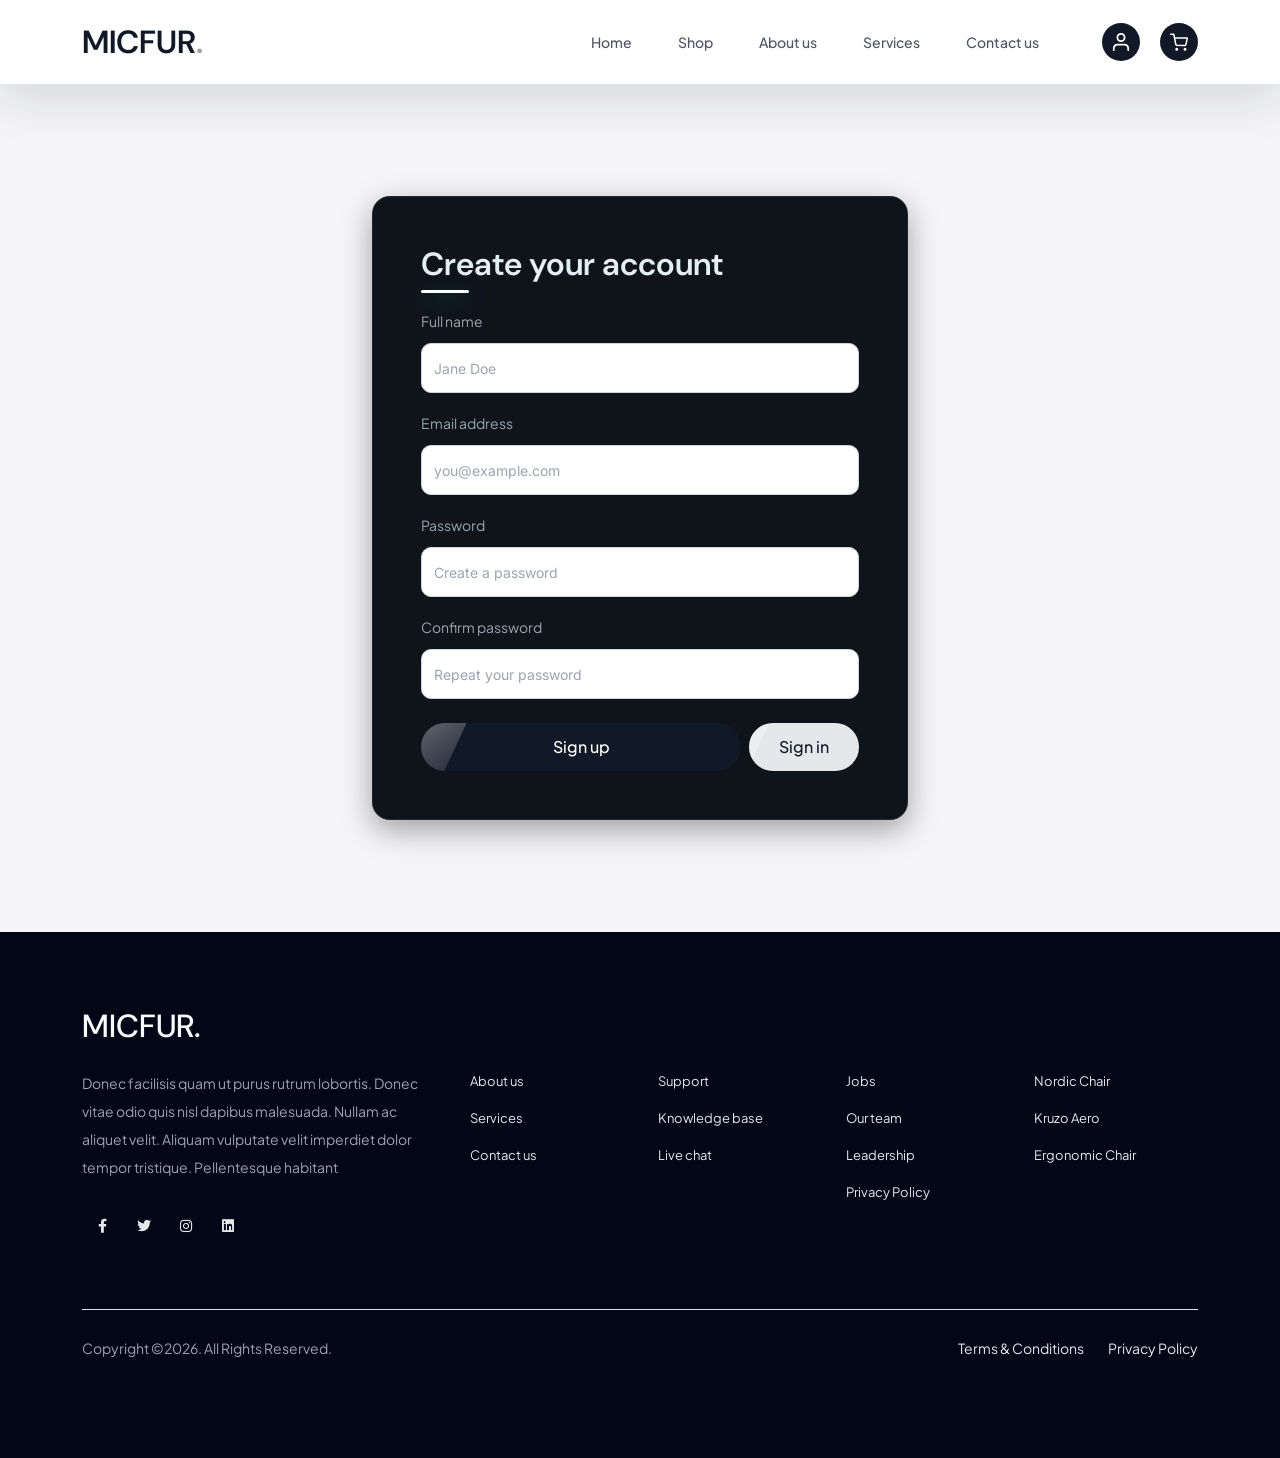
<file: MICFUR/signup.html>
<!doctype html>
<html lang="en">
	<head>
		<meta charset="utf-8">
		<meta name="viewport" content="width=device-width, initial-scale=1">
		<link rel="shortcut icon" href="favicon.png">

		<meta name="description" content="Sign up" />
		<meta name="keywords" content="signup, register" />

		<!-- Bootstrap CSS -->
		<link href="css/bootstrap.min.css" rel="stylesheet">
		<link href="https://cdnjs.cloudflare.com/ajax/libs/font-awesome/6.0.0-beta3/css/all.min.css" rel="stylesheet">
		<link href="css/tiny-slider.css" rel="stylesheet">
		<link href="css/style.css" rel="stylesheet">
		<title>MICFUR</title>
	</head>

	<body>
		<!-- Start Header/Navigation -->
		<nav class="custom-navbar navbar navbar navbar-expand-md navbar-dark bg-dark" arial-label="MICFUR navigation bar">
			<div class="container">
				<a class="navbar-brand" href="index.html">MICFUR<span>.</span></a>

				<button class="navbar-toggler" type="button" data-bs-toggle="collapse" data-bs-target="#navbarsFurni" aria-controls="navbarsFurni" aria-expanded="false" aria-label="Toggle navigation">
					<span class="navbar-toggler-icon"></span>
				</button>

				<div class="collapse navbar-collapse" id="navbarsFurni">
					<ul class="custom-navbar-nav navbar-nav ms-auto mb-2 mb-md-0">
						<li class="nav-item "><a class="nav-link" href="index.html">Home</a></li>
						<li><a class="nav-link" href="shop.html">Shop</a></li>
						<li><a class="nav-link" href="about.html">About us</a></li>
						<li><a class="nav-link" href="services.html">Services</a></li>
						<li><a class="nav-link" href="contact.html">Contact us</a></li>
					</ul>

					<ul class="custom-navbar-cta navbar-nav mb-2 mb-md-0 ms-5">
						<li><a class="nav-link" href="login.html"><img src="images/user.svg" alt="User"></a></li>
						<li><a class="nav-link" href="cart.html"><img src="images/cart.svg" alt="Cart"></a></li>
					</ul>
				</div>
			</div>
		</nav>
		<!-- End Header/Navigation -->

		<!-- Start Signup Section -->
		<div class="untree_co-section">
			<div class="container" style="max-width: 560px;">
				<div class="row justify-content-center">
					<div class="col-12">
						<div class="p-4 p-md-5" style="background: var(--bg-800); border: 1px solid rgba(255,255,255,.08); border-radius: var(--radius-lg); box-shadow: var(--shadow-1);">
							<h2 class="mb-4 section-title">Create your account</h2>
							<form action="#" method="post">
								<div class="mb-3">
									<label for="name" class="form-label">Full name</label>
									<input type="text" class="form-control" id="name" placeholder="Jane Doe" required>
								</div>
								<div class="mb-3">
									<label for="email" class="form-label">Email address</label>
									<input type="email" class="form-control" id="email" placeholder="you@example.com" required>
								</div>
								<div class="mb-3">
									<label for="password" class="form-label">Password</label>
									<input type="password" class="form-control" id="password" placeholder="Create a password" required>
								</div>
								<div class="mb-4">
									<label for="confirm" class="form-label">Confirm password</label>
									<input type="password" class="form-control" id="confirm" placeholder="Repeat your password" required>
								</div>
								<div class="d-grid d-sm-flex gap-2">
									<button type="submit" class="btn btn-primary flex-fill">Sign up</button>
									<a href="login.html" class="btn btn-secondary">Sign in</a>
								</div>
							</form>
						</div>
					</div>
				</div>
			</div>
		</div>
		<!-- End Signup Section -->

		<!-- Start Footer Section -->
		<footer class="footer-section">
			<div class="container relative">

				<div class="row g-5 mb-5">
					<div class="col-lg-4">
						<div class="mb-4 footer-logo-wrap"><a href="#" class="footer-logo">MICFUR<span>.</span></a></div>
						<p class="mb-4">Donec facilisis quam ut purus rutrum lobortis. Donec vitae odio quis nisl dapibus malesuada. Nullam ac aliquet velit. Aliquam vulputate velit imperdiet dolor tempor tristique. Pellentesque habitant</p>

						<ul class="list-unstyled custom-social">
							<li><a href="#"><span class="fa fa-brands fa-facebook-f"></span></a></li>
							<li><a href="#"><span class="fa fa-brands fa-twitter"></span></a></li>
							<li><a href="#"><span class="fa fa-brands fa-instagram"></span></a></li>
							<li><a href="#"><span class="fa fa-brands fa-linkedin"></span></a></li>
						</ul>
					</div>

					<div class="col-lg-8">
						<div class="row links-wrap">
							<div class="col-6 col-sm-6 col-md-3">
								<ul class="list-unstyled">
									<li><a href="#">About us</a></li>
									<li><a href="#">Services</a></li>
									<li><a href="#">Contact us</a></li>
								</ul>
							</div>

							<div class="col-6 col-sm-6 col-md-3">
								<ul class="list-unstyled">
									<li><a href="#">Support</a></li>
									<li><a href="#">Knowledge base</a></li>
									<li><a href="#">Live chat</a></li>
								</ul>
							</div>

							<div class="col-6 col-sm-6 col-md-3">
								<ul class="list-unstyled">
									<li><a href="#">Jobs</a></li>
									<li><a href="#">Our team</a></li>
									<li><a href="#">Leadership</a></li>
									<li><a href="#">Privacy Policy</a></li>
								</ul>
							</div>

							<div class="col-6 col-sm-6 col-md-3">
								<ul class="list-unstyled">
									<li><a href="#">Nordic Chair</a></li>
									<li><a href="#">Kruzo Aero</a></li>
									<li><a href="#">Ergonomic Chair</a></li>
								</ul>
							</div>
						</div>
					</div>
				</div>

				<div class="border-top copyright">
					<div class="row pt-4">
						<div class="col-lg-6">
							<p class="mb-2 text-center text-lg-start">Copyright &copy;<script>document.write(new Date().getFullYear());</script>. All Rights Reserved.</p>
						</div>

						<div class="col-lg-6 text-center text-lg-end">
							<ul class="list-unstyled d-inline-flex ms-auto">
								<li class="me-4"><a href="#">Terms &amp; Conditions</a></li>
								<li><a href="#">Privacy Policy</a></li>
							</ul>
						</div>

					</div>
				</div>
			</div>
		</footer>
		<!-- End Footer Section -->

		<script src="js/bootstrap.bundle.min.js"></script>
		<script src="js/tiny-slider.js"></script>
		<script src="js/custom.js"></script>
	</body>
</html>
</file>
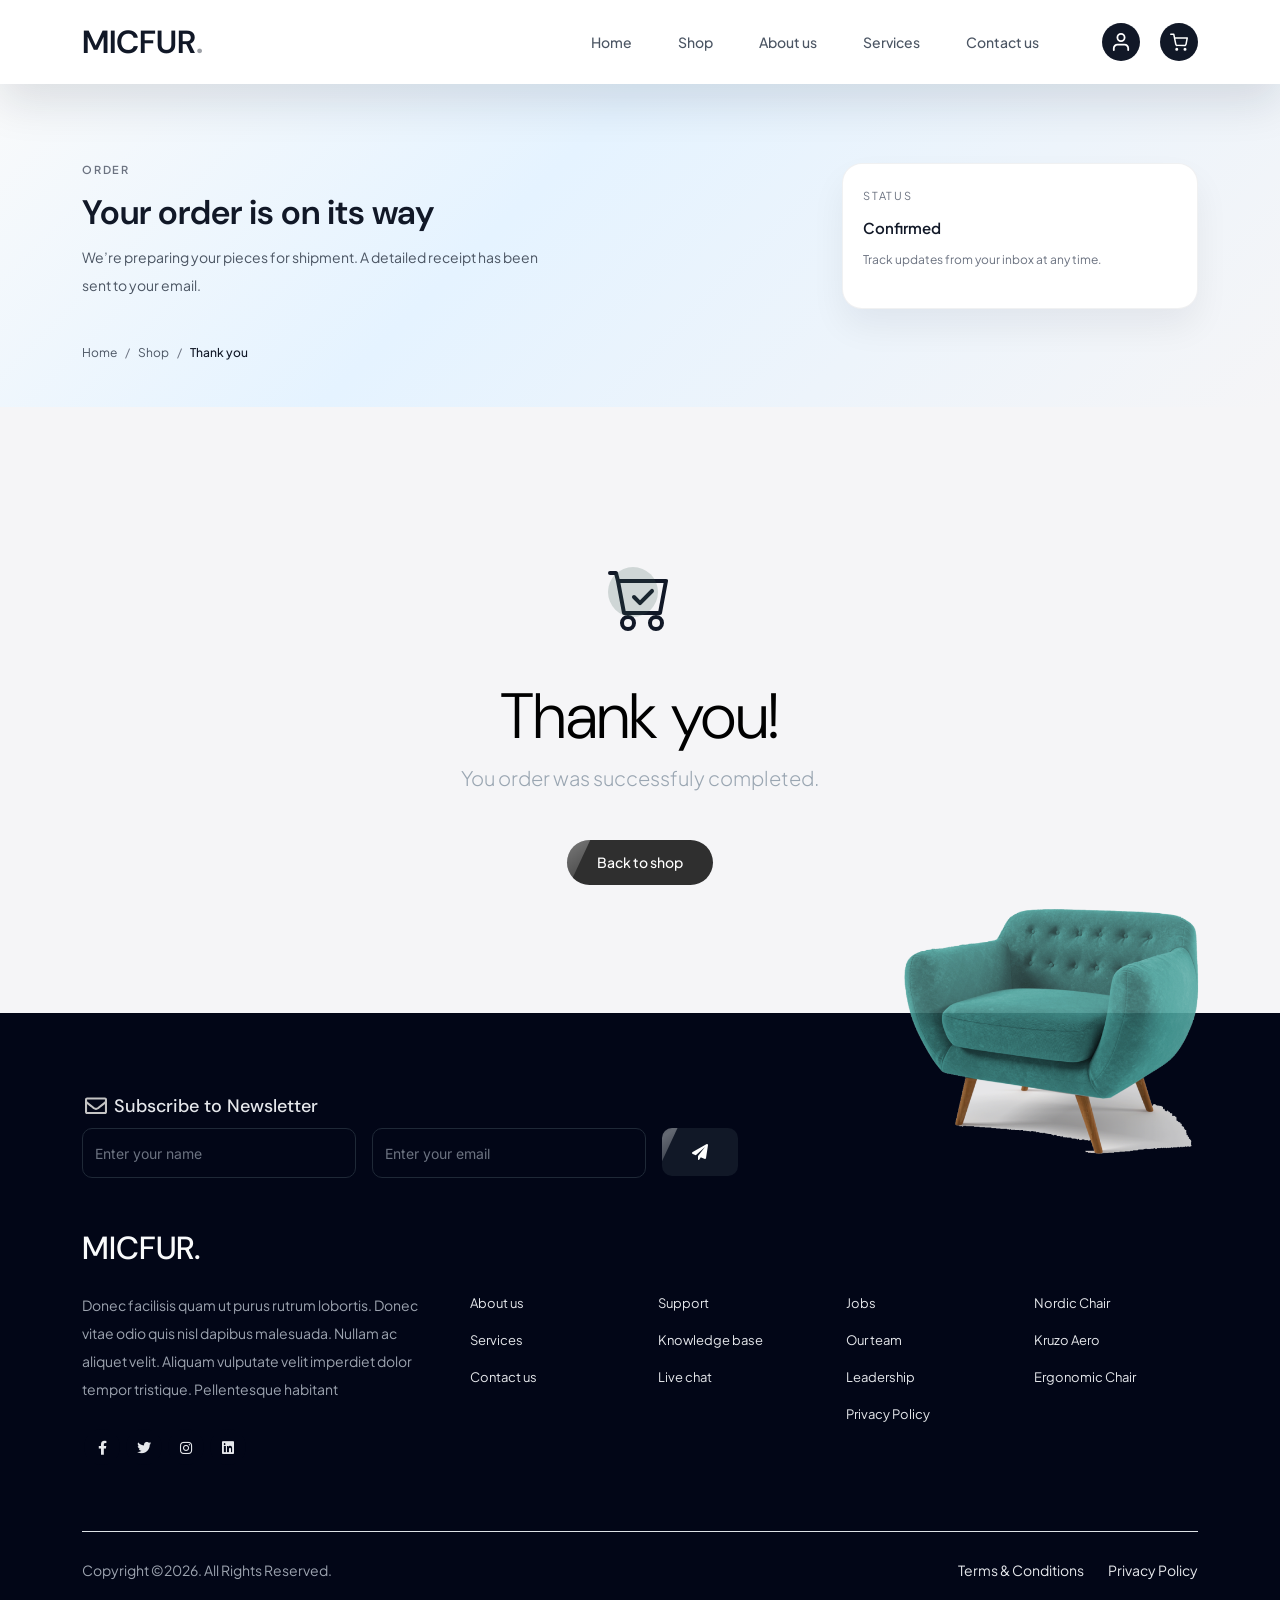
<file: MICFUR/thankyou.html>
<!-- /*
* Bootstrap 5
* Template Name: Furni
* Template Author: Untree.co
* Template URI: https://untree.co/
* License: https://creativecommons.org/licenses/by/3.0/
*/ -->
<!doctype html>
<html lang="en">
<head>
  <meta charset="utf-8">
  <meta name="viewport" content="width=device-width, initial-scale=1, shrink-to-fit=no">
  <meta name="author" content="Untree.co">
  <link rel="shortcut icon" href="favicon.png">

  <meta name="description" content="" />
  <meta name="keywords" content="bootstrap, bootstrap4" />

		<!-- Bootstrap CSS -->
		<link href="css/bootstrap.min.css" rel="stylesheet">
		<link href="https://cdnjs.cloudflare.com/ajax/libs/font-awesome/6.0.0-beta3/css/all.min.css" rel="stylesheet">
		<link href="css/tiny-slider.css" rel="stylesheet">
		<link href="css/style.css" rel="stylesheet">
		<title>MICFUR</title>
	</head>

	<body>

		<!-- Start Header/Navigation -->
		<nav class="custom-navbar navbar navbar navbar-expand-md navbar-dark bg-dark" arial-label="MICFUR navigation bar">

			<div class="container">
				<a class="navbar-brand" href="index.html">MICFUR<span>.</span></a>

				<button class="navbar-toggler" type="button" data-bs-toggle="collapse" data-bs-target="#navbarsFurni" aria-controls="navbarsFurni" aria-expanded="false" aria-label="Toggle navigation">
					<span class="navbar-toggler-icon"></span>
				</button>

				<div class="collapse navbar-collapse" id="navbarsFurni">
					<ul class="custom-navbar-nav navbar-nav ms-auto mb-2 mb-md-0">
						<li class="nav-item ">
							<a class="nav-link" href="index.html">Home</a>
						</li>
						<li><a class="nav-link" href="shop.html">Shop</a></li>
						<li><a class="nav-link" href="about.html">About us</a></li>
						<li><a class="nav-link" href="services.html">Services</a></li>
						<li><a class="nav-link" href="contact.html">Contact us</a></li>
					</ul>

					<ul class="custom-navbar-cta navbar-nav mb-2 mb-md-0 ms-5">
						<li><a class="nav-link" href="login.html"><img src="images/user.svg"></a></li>
						<li><a class="nav-link" href="cart.html"><img src="images/cart.svg"></a></li>
					</ul>
				</div>
			</div>
				
		</nav>
		<!-- End Header/Navigation -->

		<!-- Start Page Hero -->
		<div class="page-hero">
			<div class="container">
				<div class="row align-items-center justify-content-between">
					<div class="col-lg-7">
						<div class="page-hero-text">
							<p class="page-kicker">Order</p>
							<h1 class="page-title">Your order is on its way</h1>
							<p class="page-subtitle">We’re preparing your pieces for shipment. A detailed receipt has been sent to your email.</p>
						</div>
					</div>
					<div class="col-lg-4 d-none d-lg-block">
						<div class="page-hero-card">
							<p class="label">Status</p>
							<p class="value">Confirmed</p>
							<p class="hint">Track updates from your inbox at any time.</p>
						</div>
					</div>
				</div>
				<div class="page-hero-breadcrumb d-flex align-items-center flex-wrap gap-2 mt-4">
					<a href="index.html" class="crumb-link">Home</a>
					<span class="crumb-separator">/</span>
					<a href="shop.html" class="crumb-link">Shop</a>
					<span class="crumb-separator">/</span>
					<span class="crumb-current">Thank you</span>
				</div>
			</div>
		</div>
		<!-- End Page Hero -->

		

		<div class="untree_co-section">
    <div class="container">
      <div class="row">
        <div class="col-md-12 text-center pt-5">
          <span class="display-3 thankyou-icon text-primary">
            <svg width="1em" height="1em" viewBox="0 0 16 16" class="bi bi-cart-check mb-5" fill="currentColor" xmlns="http://www.w3.org/2000/svg">
              <path fill-rule="evenodd" d="M11.354 5.646a.5.5 0 0 1 0 .708l-3 3a.5.5 0 0 1-.708 0l-1.5-1.5a.5.5 0 1 1 .708-.708L8 8.293l2.646-2.647a.5.5 0 0 1 .708 0z"/>
              <path fill-rule="evenodd" d="M0 1.5A.5.5 0 0 1 .5 1H2a.5.5 0 0 1 .485.379L2.89 3H14.5a.5.5 0 0 1 .491.592l-1.5 8A.5.5 0 0 1 13 12H4a.5.5 0 0 1-.491-.408L2.01 3.607 1.61 2H.5a.5.5 0 0 1-.5-.5zM3.102 4l1.313 7h8.17l1.313-7H3.102zM5 12a2 2 0 1 0 0 4 2 2 0 0 0 0-4zm7 0a2 2 0 1 0 0 4 2 2 0 0 0 0-4zm-7 1a1 1 0 1 0 0 2 1 1 0 0 0 0-2zm7 0a1 1 0 1 0 0 2 1 1 0 0 0 0-2z"/>
            </svg>
          </span>
          <h2 class="display-3 text-black">Thank you!</h2>
          <p class="lead mb-5">You order was successfuly completed.</p>
          <p><a href="shop.html" class="btn btn-sm btn-outline-black">Back to shop</a></p>
        </div>
      </div>
    </div>
  </div>

		<!-- Start Footer Section -->
		<footer class="footer-section">
			<div class="container relative">

				<div class="sofa-img">
					<img src="images/sofa.png" alt="Image" class="img-fluid">
				</div>

				<div class="row">
					<div class="col-lg-8">
						<div class="subscription-form">
							<h3 class="d-flex align-items-center"><span class="me-1"><img src="images/envelope-outline.svg" alt="Image" class="img-fluid"></span><span>Subscribe to Newsletter</span></h3>

							<form action="#" class="row g-3">
								<div class="col-auto">
									<input type="text" class="form-control" placeholder="Enter your name">
								</div>
								<div class="col-auto">
									<input type="email" class="form-control" placeholder="Enter your email">
								</div>
								<div class="col-auto">
									<button class="btn btn-primary">
										<span class="fa fa-paper-plane"></span>
									</button>
								</div>
							</form>

						</div>
					</div>
				</div>

				<div class="row g-5 mb-5">
					<div class="col-lg-4">
						<div class="mb-4 footer-logo-wrap"><a href="#" class="footer-logo">MICFUR<span>.</span></a></div>
						<p class="mb-4">Donec facilisis quam ut purus rutrum lobortis. Donec vitae odio quis nisl dapibus malesuada. Nullam ac aliquet velit. Aliquam vulputate velit imperdiet dolor tempor tristique. Pellentesque habitant</p>

						<ul class="list-unstyled custom-social">
							<li><a href="#"><span class="fa fa-brands fa-facebook-f"></span></a></li>
							<li><a href="#"><span class="fa fa-brands fa-twitter"></span></a></li>
							<li><a href="#"><span class="fa fa-brands fa-instagram"></span></a></li>
							<li><a href="#"><span class="fa fa-brands fa-linkedin"></span></a></li>
						</ul>
					</div>

					<div class="col-lg-8">
						<div class="row links-wrap">
							<div class="col-6 col-sm-6 col-md-3">
								<ul class="list-unstyled">
									<li><a href="#">About us</a></li>
									<li><a href="#">Services</a></li>
										<li><a href="#">Contact us</a></li>
								</ul>
							</div>

							<div class="col-6 col-sm-6 col-md-3">
								<ul class="list-unstyled">
									<li><a href="#">Support</a></li>
									<li><a href="#">Knowledge base</a></li>
									<li><a href="#">Live chat</a></li>
								</ul>
							</div>

							<div class="col-6 col-sm-6 col-md-3">
								<ul class="list-unstyled">
									<li><a href="#">Jobs</a></li>
									<li><a href="#">Our team</a></li>
									<li><a href="#">Leadership</a></li>
									<li><a href="#">Privacy Policy</a></li>
								</ul>
							</div>

							<div class="col-6 col-sm-6 col-md-3">
								<ul class="list-unstyled">
									<li><a href="#">Nordic Chair</a></li>
									<li><a href="#">Kruzo Aero</a></li>
									<li><a href="#">Ergonomic Chair</a></li>
								</ul>
							</div>
						</div>
					</div>

				</div>

				<div class="border-top copyright">
					<div class="row pt-4">
						<div class="col-lg-6">
							<p class="mb-2 text-center text-lg-start">Copyright &copy;<script>document.write(new Date().getFullYear());</script>. All Rights Reserved.
            </p>
						</div>

						<div class="col-lg-6 text-center text-lg-end">
							<ul class="list-unstyled d-inline-flex ms-auto">
								<li class="me-4"><a href="#">Terms &amp; Conditions</a></li>
								<li><a href="#">Privacy Policy</a></li>
							</ul>
						</div>

					</div>
				</div>

			</div>
		</footer>
		<!-- End Footer Section -->	


		<script src="js/bootstrap.bundle.min.js"></script>
		<script src="js/tiny-slider.js"></script>
		<script src="js/custom.js"></script>
	</body>

</html>
</file>
<file: MICFUR/css/tiny-slider.css>
.tns-outer{padding:0 !important}.tns-outer [hidden]{display:none !important}.tns-outer [aria-controls],.tns-outer [data-action]{cursor:pointer}.tns-slider{-webkit-transition:all 0s;-moz-transition:all 0s;transition:all 0s}.tns-slider>.tns-item{-webkit-box-sizing:border-box;-moz-box-sizing:border-box;box-sizing:border-box}.tns-horizontal.tns-subpixel{white-space:nowrap}.tns-horizontal.tns-subpixel>.tns-item{display:inline-block;vertical-align:top;white-space:normal}.tns-horizontal.tns-no-subpixel:after{content:'';display:table;clear:both}.tns-horizontal.tns-no-subpixel>.tns-item{float:left}.tns-horizontal.tns-carousel.tns-no-subpixel>.tns-item{margin-right:-100%}.tns-no-calc{position:relative;left:0}.tns-gallery{position:relative;left:0;min-height:1px}.tns-gallery>.tns-item{position:absolute;left:-100%;-webkit-transition:transform 0s, opacity 0s;-moz-transition:transform 0s, opacity 0s;transition:transform 0s, opacity 0s}.tns-gallery>.tns-slide-active{position:relative;left:auto !important}.tns-gallery>.tns-moving{-webkit-transition:all 0.25s;-moz-transition:all 0.25s;transition:all 0.25s}.tns-autowidth{display:inline-block}.tns-lazy-img{-webkit-transition:opacity 0.6s;-moz-transition:opacity 0.6s;transition:opacity 0.6s;opacity:0.6}.tns-lazy-img.tns-complete{opacity:1}.tns-ah{-webkit-transition:height 0s;-moz-transition:height 0s;transition:height 0s}.tns-ovh{overflow:hidden}.tns-visually-hidden{position:absolute;left:-10000em}.tns-transparent{opacity:0;visibility:hidden}.tns-fadeIn{opacity:1;filter:alpha(opacity=100);z-index:0}.tns-normal,.tns-fadeOut{opacity:0;filter:alpha(opacity=0);z-index:-1}.tns-vpfix{white-space:nowrap}.tns-vpfix>div,.tns-vpfix>li{display:inline-block}.tns-t-subp2{margin:0 auto;width:310px;position:relative;height:10px;overflow:hidden}.tns-t-ct{width:2333.3333333%;width:-webkit-calc(100% * 70 / 3);width:-moz-calc(100% * 70 / 3);width:calc(100% * 70 / 3);position:absolute;right:0}.tns-t-ct:after{content:'';display:table;clear:both}.tns-t-ct>div{width:1.4285714%;width:-webkit-calc(100% / 70);width:-moz-calc(100% / 70);width:calc(100% / 70);height:10px;float:left}

/*# sourceMappingURL=sourcemaps/tiny-slider.css.map */
</file>
<file: MICFUR/css/style.css>
/*
* Template Name: UntreeStore
* Template Author: Untree.co
* Author URI: https://untree.co/
* License: https://creativecommons.org/licenses/by/3.0/
*/
@import url("https://fonts.googleapis.com/css2?family=Inter:wght@400;500;600;700;800&display=swap");
@import url("https://fonts.googleapis.com/css2?family=Space+Grotesk:wght@400;600;700&display=swap");
@import url("https://fonts.googleapis.com/css2?family=Plus+Jakarta+Sans:wght@400;500;600;700&display=swap");
@import url("https://fonts.googleapis.com/css2?family=DM+Sans:wght@400;500;600;700&display=swap");
body {
  overflow-x: hidden;
  position: relative; }

body {
  font-family: "Inter", sans-serif;
  font-weight: 400;
  line-height: 28px;
  color: #6a6a6a;
  font-size: 14px;
  background-color: #eff2f1; }

a {
  text-decoration: none;
  -webkit-transition: .3s all ease;
  -o-transition: .3s all ease;
  transition: .3s all ease;
  color: #2f2f2f;
  text-decoration: underline; }
  a:hover {
    color: #2f2f2f;
    text-decoration: none; }
  a.more {
    font-weight: 600; }

.custom-navbar {
  background: #3b5d50 !important;
  padding-top: 20px;
  padding-bottom: 20px; }
  .custom-navbar .navbar-brand {
    font-size: 32px;
    font-weight: 600; }
    .custom-navbar .navbar-brand > span {
      opacity: .4; }
  .custom-navbar .navbar-toggler {
    border-color: transparent;
    background-color: #000000;
    border-radius: 6px;
    padding: 4px 8px;
  }
    .custom-navbar .navbar-toggler:active, .custom-navbar .navbar-toggler:focus {
      -webkit-box-shadow: none;
      box-shadow: none;
      outline: none; }
  @media (min-width: 992px) {
    .custom-navbar .custom-navbar-nav li {
      margin-left: 15px;
      margin-right: 15px; } }
  .custom-navbar .custom-navbar-nav li a {
    font-weight: 500;
    color: #ffffff !important;
    opacity: .5;
    -webkit-transition: .3s all ease;
    -o-transition: .3s all ease;
    transition: .3s all ease;
    position: relative; }
    @media (min-width: 768px) {
      .custom-navbar .custom-navbar-nav li a:before {
        content: "";
        position: absolute;
        bottom: 0;
        left: 8px;
        right: 8px;
        background: #f9bf29;
        height: 5px;
        opacity: 1;
        visibility: visible;
        width: 0;
        -webkit-transition: .15s all ease-out;
        -o-transition: .15s all ease-out;
        transition: .15s all ease-out; } }
    .custom-navbar .custom-navbar-nav li a:hover {
      opacity: 1; }
      .custom-navbar .custom-navbar-nav li a:hover:before {
        width: calc(100% - 16px); }
  .custom-navbar .custom-navbar-nav li.active a {
    opacity: 1; }
    .custom-navbar .custom-navbar-nav li.active a:before {
      width: calc(100% - 16px); }
  .custom-navbar .custom-navbar-cta {
    margin-left: 0 !important;
    -webkit-box-orient: horizontal;
    -webkit-box-direction: normal;
    -ms-flex-direction: row;
    flex-direction: row; }
    @media (min-width: 768px) {
      .custom-navbar .custom-navbar-cta {
        margin-left: 40px !important; } }
    .custom-navbar .custom-navbar-cta li {
      margin-left: 0px;
      margin-right: 0px; }
      .custom-navbar .custom-navbar-cta li:first-child {
        margin-right: 20px; }
    .custom-navbar .custom-navbar-cta li a {
      display: inline-flex;
      align-items: center;
      justify-content: center;
      width: 38px;
      height: 38px;
      border-radius: 999px;
      background: #111827;
      padding: 0;
    }
    .custom-navbar .custom-navbar-cta li a img {
      width: 18px;
      height: 18px;
      display: block;
      opacity: 1;
      /* Keep icons white against the dark pill background for maximum contrast */
      filter: none;
    }

.hero {
  background: #3b5d50;
  padding: calc(4rem - 30px) 0 0rem 0; }
  @media (min-width: 768px) {
    .hero {
      padding: calc(4rem - 30px) 0 4rem 0; } }
  @media (min-width: 992px) {
    .hero {
      padding: calc(8rem - 30px) 0 8rem 0; } }
  .hero .intro-excerpt {
    position: relative;
    z-index: 4; }
    @media (min-width: 992px) {
      .hero .intro-excerpt {
        max-width: 450px; } }
  .hero h1 {
    font-weight: 700;
    color: #ffffff;
    margin-bottom: 30px; }
    @media (min-width: 1400px) {
      .hero h1 {
        font-size: 54px; } }
  .hero p {
    color: rgba(255, 255, 255, 0.5);
    margin-bottom: 30px; }
  .hero .hero-img-wrap {
    position: relative; }
    .hero .hero-img-wrap img {
      position: relative;
      top: 0px;
      right: 0px;
      z-index: 2;
      max-width: 780px;
      left: -20px; }
      @media (min-width: 768px) {
        .hero .hero-img-wrap img {
          right: 0px;
          left: -100px; } }
      @media (min-width: 992px) {
        .hero .hero-img-wrap img {
          left: 0px;
          top: -80px;
          position: absolute;
          right: -50px; } }
      @media (min-width: 1200px) {
        .hero .hero-img-wrap img {
          left: 0px;
          top: -80px;
          right: -100px; } }
    .hero .hero-img-wrap:after {
      content: "";
      position: absolute;
      width: 255px;
      height: 217px;
      background-image: url("../images/dots-light.svg");
      background-size: contain;
      background-repeat: no-repeat;
      right: -100px;
      top: -0px; }
      @media (min-width: 1200px) {
        .hero .hero-img-wrap:after {
          top: -40px; } }

.btn {
  font-weight: 600;
  padding: 12px 30px;
  border-radius: 30px;
  color: #ffffff;
  background: #2f2f2f;
  border-color: #2f2f2f; }
  .btn:hover {
    color: #ffffff;
    background: #222222;
    border-color: #222222; }
  .btn:active, .btn:focus {
    outline: none !important;
    -webkit-box-shadow: none;
    box-shadow: none; }
  .btn.btn-primary {
    background: #3b5d50;
    border-color: #3b5d50; }
    .btn.btn-primary:hover {
      background: #314d43;
      border-color: #314d43; }
  .btn.btn-secondary {
    color: #2f2f2f;
    background: #f9bf29;
    border-color: #f9bf29; }
    .btn.btn-secondary:hover {
      background: #f8b810;
      border-color: #f8b810; }
  .btn.btn-white-outline {
    background: transparent;
    border-width: 2px;
    border-color: rgba(255, 255, 255, 0.3); }
    .btn.btn-white-outline:hover {
      border-color: white;
      color: #ffffff; }

.section-title { }

.product-section {
  padding: 7rem 0; }
  .product-section .product-item {
    text-align: center;
    text-decoration: none;
    display: block;
    position: relative;
    padding-bottom: 50px;
    cursor: pointer; }
    .product-section .product-item .product-thumbnail {
      margin-bottom: 30px;
      position: relative;
      top: 0;
      -webkit-transition: .3s all ease;
      -o-transition: .3s all ease;
      transition: .3s all ease;
      display: block;
      height: 260px;
      width: auto;
      margin-left: auto;
      margin-right: auto;
      object-fit: contain; }
    .product-section .product-item h3 {
      font-weight: 600;
      font-size: 16px; }
    .product-section .product-item strong {
      font-weight: 800 !important;
      font-size: 18px !important; }
    .product-section .product-item h3, .product-section .product-item strong {
      color: #2f2f2f;
      text-decoration: none; }
    .product-section .product-item .icon-cross {
      position: absolute;
      width: 35px;
      height: 35px;
      display: inline-block;
      background: #2f2f2f;
      bottom: 15px;
      left: 50%;
      -webkit-transform: translateX(-50%);
      -ms-transform: translateX(-50%);
      transform: translateX(-50%);
      margin-bottom: -17.5px;
      border-radius: 50%;
      opacity: 0;
      visibility: hidden;
      -webkit-transition: .3s all ease;
      -o-transition: .3s all ease;
      transition: .3s all ease; }
      .product-section .product-item .icon-cross img {
        position: absolute;
        left: 50%;
        top: 50%;
        -webkit-transform: translate(-50%, -50%);
        -ms-transform: translate(-50%, -50%);
        transform: translate(-50%, -50%); }
    .product-section .product-item:before {
      bottom: 0;
      left: 0;
      right: 0;
      position: absolute;
      content: "";
      background: #dce5e4;
      height: 0%;
      z-index: -1;
      border-radius: 10px;
      -webkit-transition: .3s all ease;
      -o-transition: .3s all ease;
      transition: .3s all ease; }
    .product-section .product-item:hover .product-thumbnail {
      top: -25px; }
    .product-section .product-item:hover .icon-cross {
      bottom: 0;
      opacity: 1;
      visibility: visible; }
    .product-section .product-item:hover:before {
      height: 70%; }

.why-choose-section {
  padding: 7rem 0; }
  .why-choose-section .img-wrap {
    position: relative; }
    .why-choose-section .img-wrap:before {
      position: absolute;
      content: "";
      width: 255px;
      height: 217px;
      background-image: url("../images/dots-yellow.svg");
      background-repeat: no-repeat;
      background-size: contain;
      -webkit-transform: translate(-40%, -40%);
      -ms-transform: translate(-40%, -40%);
      transform: translate(-40%, -40%);
      z-index: -1; }
    .why-choose-section .img-wrap img {
      border-radius: 20px; }

.feature {
  margin-bottom: 30px; }
  .feature .icon {
    display: inline-block;
    position: relative;
    margin-bottom: 20px; }
    .feature .icon:before {
      content: "";
      width: 33px;
      height: 33px;
      position: absolute;
      background: rgba(59, 93, 80, 0.2);
      border-radius: 50%;
      right: -8px;
      bottom: 0; }
  .feature h3 {
    font-size: 14px;
    color: #2f2f2f; }
  .feature p {
    font-size: 14px;
    line-height: 22px;
    color: #6a6a6a; }

.we-help-section {
  padding: 7rem 0; }
  .we-help-section .imgs-grid {
    display: -ms-grid;
    display: grid;
    -ms-grid-columns: 1fr 1fr 1fr 1fr 1fr 1fr 1fr 1fr 1fr 1fr 1fr 1fr 1fr 1fr 1fr 1fr 1fr 1fr 1fr 1fr 1fr 1fr 1fr 1fr 1fr 1fr 1fr;
    grid-template-columns: repeat(27, 1fr);
    position: relative; }
    .we-help-section .imgs-grid:before {
      position: absolute;
      content: "";
      width: 255px;
      height: 217px;
      background-image: url("../images/dots-green.svg");
      background-size: contain;
      background-repeat: no-repeat;
      -webkit-transform: translate(-40%, -40%);
      -ms-transform: translate(-40%, -40%);
      transform: translate(-40%, -40%);
      z-index: -1; }
    .we-help-section .imgs-grid .grid {
      position: relative; }
      .we-help-section .imgs-grid .grid img {
        border-radius: 20px;
        max-width: 100%; }
      .we-help-section .imgs-grid .grid.grid-1 {
        -ms-grid-column: 1;
        -ms-grid-column-span: 18;
        grid-column: 1 / span 18;
        -ms-grid-row: 1;
        -ms-grid-row-span: 27;
        grid-row: 1 / span 27; }
      .we-help-section .imgs-grid .grid.grid-2 {
        -ms-grid-column: 19;
        -ms-grid-column-span: 27;
        grid-column: 19 / span 27;
        -ms-grid-row: 1;
        -ms-grid-row-span: 5;
        grid-row: 1 / span 5;
        padding-left: 20px; }
      .we-help-section .imgs-grid .grid.grid-3 {
        -ms-grid-column: 14;
        -ms-grid-column-span: 16;
        grid-column: 14 / span 16;
        -ms-grid-row: 6;
        -ms-grid-row-span: 27;
        grid-row: 6 / span 27;
        padding-top: 20px; }

.custom-list {
  width: 100%; }
  .custom-list li {
    display: inline-block;
    width: calc(50% - 20px);
    margin-bottom: 12px;
    line-height: 1.5;
    position: relative;
    padding-left: 20px; }
    .custom-list li:before {
      content: "";
      width: 8px;
      height: 8px;
      border-radius: 50%;
      border: 2px solid #3b5d50;
      position: absolute;
      left: 0;
      top: 8px; }

.popular-product {
  padding: 0 0 7rem 0; }
  .popular-product .product-item-sm h3 {
    font-size: 14px;
    font-weight: 700;
    color: #2f2f2f; }
  .popular-product .product-item-sm a {
    text-decoration: none;
    color: #2f2f2f;
    -webkit-transition: .3s all ease;
    -o-transition: .3s all ease;
    transition: .3s all ease; }
    .popular-product .product-item-sm a:hover {
      color: rgba(47, 47, 47, 0.5); }
  .popular-product .product-item-sm p {
    line-height: 1.4;
    margin-bottom: 10px;
    font-size: 14px; }
  .popular-product .product-item-sm .thumbnail {
    margin-right: 10px;
    -webkit-box-flex: 0;
    -ms-flex: 0 0 120px;
    flex: 0 0 120px;
    position: relative; }
    .popular-product .product-item-sm .thumbnail:before {
      content: "";
      position: absolute;
      border-radius: 20px;
      background: #dce5e4;
      width: 98px;
      height: 98px;
      top: 50%;
      left: 50%;
      -webkit-transform: translate(-50%, -50%);
      -ms-transform: translate(-50%, -50%);
      transform: translate(-50%, -50%);
      z-index: -1; }

.testimonial-section {
  padding: 3rem 0 7rem 0; }

.testimonial-slider-wrap {
  position: relative; }
  .testimonial-slider-wrap .tns-inner {
    padding-top: 30px; }
  .testimonial-slider-wrap .item .testimonial-block blockquote {
    font-size: 16px; }
    @media (min-width: 768px) {
      .testimonial-slider-wrap .item .testimonial-block blockquote {
        line-height: 32px;
        font-size: 18px; } }
  .testimonial-slider-wrap .item .testimonial-block .author-info .author-pic {
    margin-bottom: 20px; }
    .testimonial-slider-wrap .item .testimonial-block .author-info .author-pic img {
      max-width: 80px;
      border-radius: 50%; }
  .testimonial-slider-wrap .item .testimonial-block .author-info h3 {
    font-size: 14px;
    font-weight: 700;
    color: #2f2f2f;
    margin-bottom: 0; }
  .testimonial-slider-wrap #testimonial-nav {
    position: absolute;
    top: 50%;
    z-index: 99;
    width: 100%;
    display: none; }
    @media (min-width: 768px) {
      .testimonial-slider-wrap #testimonial-nav {
        display: block; } }
    .testimonial-slider-wrap #testimonial-nav > span {
      cursor: pointer;
      position: absolute;
      width: 58px;
      height: 58px;
      line-height: 58px;
      border-radius: 50%;
      background: rgba(59, 93, 80, 0.1);
      color: #2f2f2f;
      -webkit-transition: .3s all ease;
      -o-transition: .3s all ease;
      transition: .3s all ease; }
      .testimonial-slider-wrap #testimonial-nav > span:hover {
        background: #3b5d50;
        color: #ffffff; }
    .testimonial-slider-wrap #testimonial-nav .prev {
      left: -10px; }
    .testimonial-slider-wrap #testimonial-nav .next {
      right: 0; }
  .testimonial-slider-wrap .tns-nav {
    position: absolute;
    bottom: -50px;
    left: 50%;
    -webkit-transform: translateX(-50%);
    -ms-transform: translateX(-50%);
    transform: translateX(-50%); }
    .testimonial-slider-wrap .tns-nav button {
      background: none;
      border: none;
      display: inline-block;
      position: relative;
      width: 0 !important;
      height: 7px !important;
      margin: 2px; }
      .testimonial-slider-wrap .tns-nav button:active, .testimonial-slider-wrap .tns-nav button:focus, .testimonial-slider-wrap .tns-nav button:hover {
        outline: none;
        -webkit-box-shadow: none;
        box-shadow: none;
        background: none; }
      .testimonial-slider-wrap .tns-nav button:before {
        display: block;
        width: 7px;
        height: 7px;
        left: 0;
        top: 0;
        position: absolute;
        content: "";
        border-radius: 50%;
        -webkit-transition: .3s all ease;
        -o-transition: .3s all ease;
        transition: .3s all ease;
        background-color: #d6d6d6; }
      .testimonial-slider-wrap .tns-nav button:hover:before, .testimonial-slider-wrap .tns-nav button.tns-nav-active:before {
        background-color: #3b5d50; }

.before-footer-section {
  padding: 7rem 0 12rem 0 !important; }

.blog-section {
  padding: 7rem 0 12rem 0; }
  .blog-section .post-entry a {
    text-decoration: none; }
  .blog-section .post-entry .post-thumbnail {
    display: block;
    margin-bottom: 20px; }
    .blog-section .post-entry .post-thumbnail img {
      border-radius: 20px;
      -webkit-transition: .3s all ease;
      -o-transition: .3s all ease;
      transition: .3s all ease; }
  .blog-section .post-entry .post-content-entry {
    padding-left: 15px;
    padding-right: 15px; }
    .blog-section .post-entry .post-content-entry h3 {
      font-size: 16px;
      margin-bottom: 0;
      font-weight: 600;
      margin-bottom: 7px; }
    .blog-section .post-entry .post-content-entry .meta {
      font-size: 14px; }
      .blog-section .post-entry .post-content-entry .meta a {
        font-weight: 600; }
  .blog-section .post-entry:hover .post-thumbnail img, .blog-section .post-entry:focus .post-thumbnail img {
    opacity: .7; }

.footer-section {
  padding: 80px 0;
  background: #ffffff; }
  .footer-section .relative {
    position: relative; }
  .footer-section a {
    text-decoration: none;
    color: #2f2f2f;
    -webkit-transition: .3s all ease;
    -o-transition: .3s all ease;
    transition: .3s all ease; }
    .footer-section a:hover {
      color: rgba(47, 47, 47, 0.5); }
  .footer-section .subscription-form {
    margin-bottom: 40px;
    position: relative;
    z-index: 2;
    margin-top: 100px; }
    @media (min-width: 992px) {
      .footer-section .subscription-form {
        margin-top: 0px;
        margin-bottom: 80px; } }
    .footer-section .subscription-form h3 {
      font-size: 18px;
      font-weight: 500;
      color: #3b5d50; }
    .footer-section .subscription-form .form-control {
      height: 50px;
      border-radius: 10px;
      font-family: "Inter", sans-serif; }
      .footer-section .subscription-form .form-control:active, .footer-section .subscription-form .form-control:focus {
        outline: none;
        -webkit-box-shadow: none;
        box-shadow: none;
        border-color: #3b5d50;
        -webkit-box-shadow: 0 1px 4px 0 rgba(0, 0, 0, 0.2);
        box-shadow: 0 1px 4px 0 rgba(0, 0, 0, 0.2); }
      .footer-section .subscription-form .form-control::-webkit-input-placeholder {
        font-size: 14px; }
      .footer-section .subscription-form .form-control::-moz-placeholder {
        font-size: 14px; }
      .footer-section .subscription-form .form-control:-ms-input-placeholder {
        font-size: 14px; }
      .footer-section .subscription-form .form-control:-moz-placeholder {
        font-size: 14px; }
    .footer-section .subscription-form .btn {
      border-radius: 10px !important; }
  .footer-section .sofa-img {
    position: absolute;
    top: -200px;
    z-index: 1;
    right: 0; }
    .footer-section .sofa-img img {
      max-width: 380px; }
  .footer-section .links-wrap {
    margin-top: 0px; }
    @media (min-width: 992px) {
      .footer-section .links-wrap {
        margin-top: 54px; } }
    .footer-section .links-wrap ul li {
      margin-bottom: 10px; }
  .footer-section .footer-logo-wrap .footer-logo {
    font-size: 32px;
    font-weight: 500;
    text-decoration: none;
    color: #3b5d50; }
  .footer-section .custom-social li {
    margin: 2px;
    display: inline-block; }
    .footer-section .custom-social li a {
      width: 40px;
      height: 40px;
      text-align: center;
      line-height: 40px;
      display: inline-block;
      background: #dce5e4;
      color: #3b5d50;
      border-radius: 50%; }
      .footer-section .custom-social li a:hover {
        background: #3b5d50;
        color: #ffffff; }
  .footer-section .border-top {
    border-color: #dce5e4; }
    .footer-section .border-top.copyright {
      font-size: 14px !important; }

.untree_co-section {
  padding: 7rem 0; }

.form-control {
  height: 50px;
  border-radius: 10px;
  font-family: "Inter", sans-serif; }
  .form-control:active, .form-control:focus {
    outline: none;
    -webkit-box-shadow: none;
    box-shadow: none;
    border-color: #3b5d50;
    -webkit-box-shadow: 0 1px 4px 0 rgba(0, 0, 0, 0.2);
    box-shadow: 0 1px 4px 0 rgba(0, 0, 0, 0.2); }
  .form-control::-webkit-input-placeholder {
    font-size: 14px; }
  .form-control::-moz-placeholder {
    font-size: 14px; }
  .form-control:-ms-input-placeholder {
    font-size: 14px; }
  .form-control:-moz-placeholder {
    font-size: 14px; }

.service {
  line-height: 1.5; }
  .service .service-icon {
    border-radius: 10px;
    -webkit-box-flex: 0;
    -ms-flex: 0 0 50px;
    flex: 0 0 50px;
    height: 50px;
    line-height: 50px;
    text-align: center;
    background: #3b5d50;
    margin-right: 20px;
    color: #ffffff; }

textarea {
  height: auto !important; }

.site-blocks-table {
  overflow: auto; }
  .site-blocks-table .product-thumbnail {
    width: 200px; }
  .site-blocks-table .btn {
    padding: 2px 10px; }
  .site-blocks-table thead th {
    padding: 30px;
    text-align: center;
    border-width: 0px !important;
    vertical-align: middle;
    color: var(--ink) !important;
    font-size: 18px; }
  .site-blocks-table td {
    padding: 20px;
    text-align: center;
    vertical-align: middle;
    color: var(--ink) !important; }
  .site-blocks-table tbody tr:first-child td {
    border-top: 1px solid #3b5d50 !important; }
  .site-blocks-table .btn {
    background: none !important;
    color: var(--ink) !important;
    border: none;
    height: auto !important; }
  /* Ensure links and utility text inside the cart table are readable on dark bg */
  .site-blocks-table a { color: var(--ink) !important; }
  

.site-block-order-table th {
  border-top: none !important;
  border-bottom-width: 1px !important; }

.site-block-order-table td, .site-block-order-table th {
  color: #000000; }

.couponcode-wrap input {
  border-radius: 10px !important; }

.text-primary {
  color: #3b5d50 !important; }

.thankyou-icon {
  position: relative;
  color: #3b5d50; }
  .thankyou-icon:before {
    position: absolute;
    content: "";
    width: 50px;
    height: 50px;
    border-radius: 50%;
    background: rgba(59, 93, 80, 0.2); }

/* ===================== */
/* Dark Neon Overhaul    */
/* ===================== */
:root {
  --bg-900: #0b0e12;
  --bg-800: #0f141b;
  --bg-700: #141a22;
  --card:   #121820;
  --muted:  #9aa6b2;
  --ink:    #e5edf5;
  --accent: #00d1ff;
  --accent-2: #8a5cff;
  --gold:   #f4c542;
  --radius-lg: 18px;
  --radius-md: 12px;
  --radius-sm: 8px;
  --shadow-1: 0 10px 30px rgba(0,0,0,.35);
  --shadow-2: 0 24px 60px rgba(0,0,0,.5);
  --tx-fast: .18s cubic-bezier(.2,.8,.2,1);
  --tx-slow: .5s cubic-bezier(.2,.8,.2,1);
}

/* Global */
body {
  background: var(--bg-900);
  color: var(--muted);
}
a { color: var(--ink); text-decoration: none; }
a:hover { color: var(--accent); }

/* Typography */
h1, h2, h3, h4, .navbar-brand, .footer-logo {
  font-family: "Space Grotesk", system-ui, sans-serif;
  color: var(--ink);
  letter-spacing: .2px;
}
.section-title {
  color: var(--ink);
}

/* Navbar (visual only, no layout change) */
.custom-navbar {
  background: var(--bg-800) !important;
  box-shadow: var(--shadow-1);
}
.custom-navbar .custom-navbar-nav li a {
  opacity: .85;
}
.custom-navbar .custom-navbar-nav li a:before {
  background: linear-gradient(90deg, var(--accent), var(--accent-2));
}

/* Hero */
.hero {
  background: radial-gradient(1200px 600px at 20% 20%, rgba(0,209,255,.18), transparent 60%),
              radial-gradient(1000px 500px at 90% 10%, rgba(138,92,255,.20), transparent 60%),
              var(--bg-800);
}
.hero h1 { text-shadow: 0 6px 30px rgba(0,209,255,.25); }
.hero .btn { box-shadow: 0 6px 24px rgba(0,209,255,.25); }

/* Buttons */
.btn {
  border-radius: 999px;
  border: 0;
  transition: transform var(--tx-fast), box-shadow var(--tx-fast), background var(--tx-fast);
}
.btn:hover { transform: translateY(-2px); }
.btn.btn-primary {
  background: linear-gradient(135deg, var(--accent), var(--accent-2));
}
.btn.btn-primary:hover {
  box-shadow: 0 10px 30px rgba(0,209,255,.35), 0 4px 14px rgba(138,92,255,.28);
}
.btn.btn-secondary {
  color: #0b0e12;
  background: linear-gradient(135deg, #ffe08a, var(--gold));
}

/* Cards and product items */
.product-section { background: var(--bg-900); }
.product-section .product-item {
  background: linear-gradient(180deg, rgba(255,255,255,.02), rgba(255,255,255,.01));
  border-radius: var(--radius-lg);
  border: 1px solid rgba(255,255,255,.06);
  box-shadow: var(--shadow-1);
}
.product-section .product-item:before { background: rgba(255,255,255,.04); }
.product-section .product-item h3,
.product-section .product-item strong { color: var(--ink); }
.product-section .product-item:hover { box-shadow: var(--shadow-2); }

/* Why choose / We help */
.why-choose-section, .we-help-section { background: var(--bg-800); }
.feature h3 { color: var(--ink); }
.feature p { color: var(--muted); }
.feature .icon:before { background: rgba(0,209,255,.18); }

/* Popular products */
.popular-product { background: var(--bg-900); }
.popular-product .product-item-sm .thumbnail:before { background: rgba(255,255,255,.06); }
.popular-product .product-item-sm h3 { color: var(--ink); }
.popular-product .product-item-sm a { color: var(--muted); }

/* Blog */
.blog-section { background: var(--bg-800); }
.blog-section .post-entry .post-thumbnail img { filter: saturate(1.1) contrast(1.05); }
.blog-section .post-entry:hover .post-thumbnail img { transform: scale(1.02); transition: transform var(--tx-slow); }
.blog-section .post-entry .post-content-entry h3 { color: var(--ink); }
.blog-section .post-entry .post-content-entry .meta { color: var(--muted); }

/* Footer */
.footer-section { background: var(--bg-900); color: var(--muted); }
.footer-section a { color: var(--ink); }
.footer-section a:hover { color: var(--accent); }
.footer-section .custom-social li a { background: var(--bg-700); color: var(--ink); }
.footer-section .custom-social li a:hover { background: var(--accent); color: #001018; }
.footer-section .border-top { border-color: rgba(255,255,255,.08); }

/* Forms */
.form-control {
  background: var(--bg-700);
  color: var(--ink);
  border: 1px solid rgba(255,255,255,.08);
}
.form-control::placeholder { color: #8a95a3; }
.form-control:focus { border-color: var(--accent); box-shadow: 0 0 0 4px rgba(0,209,255,.15); }

/* Utilities */
.text-primary { color: var(--accent) !important; }
.thankyou-icon { color: var(--accent); }

/* ===================== */
/* Phase 2 Visual Upgrades */
/* ===================== */

/* Gradient headings (disabled for light minimal theme to keep solid dark text) */
h1, h2, h3 {
  background: none;
  -webkit-background-clip: initial;
  background-clip: initial;
  color: inherit;
}

/* Section title underline */
.section-title {
  position: relative;
  display: inline-block;
}
.section-title:after {
  content: "";
  position: absolute;
  left: 0; bottom: -10px;
  width: 48px; height: 3px;
  border-radius: 3px;
  background: #ffff;
  box-shadow: 0 6px 20px rgba(0,209,255,.35);
}

/* Sheen on buttons */
.btn {
  position: relative;
  overflow: hidden;
}
.btn:after {
  content: "";
  position: absolute;
  top: -120%; left: -30%;
  width: 40%; height: 300%;
  background: linear-gradient(120deg, rgba(255,255,255,0) 0%, rgba(255,255,255,.35) 50%, rgba(255,255,255,0) 100%);
  transform: rotate(25deg);
  transition: transform .6s ease;
}
.btn:hover:after { transform: translateX(220%) rotate(25deg); }

/* Tilt-ready cards */
.product-item, .post-entry, .product-item-sm {
  will-change: transform;
  transition: transform var(--tx-fast), box-shadow var(--tx-fast);
  transform-style: preserve-3d;
}
.product-item:hover, .post-entry:hover, .product-item-sm:hover {
  box-shadow: var(--shadow-2);
}

/* Subtle image hover */
.product-thumbnail, .post-thumbnail img {
  transition: transform var(--tx-slow), filter var(--tx-fast);
}
.product-item:hover .product-thumbnail,
.post-entry:hover .post-thumbnail img { transform: translateY(-6px) scale(1.02); }
/* Product image lightbox */
.image-lightbox-overlay {
	position: fixed;
	top: 0;
	left: 0;
	width: 100vw;
	height: 100vh;
	background: rgba(0, 0, 0, 0.8);
	display: none;
	align-items: center;
	justify-content: center;
	z-index: 1050;
}
.image-lightbox-overlay.is-visible {
	display: flex;
}
.image-lightbox-inner {
	position: relative;
	width: 70vw;
	height: 70vh;
	max-width: 1100px;
	max-height: 720px;
	background: #0f141b;
	border-radius: 18px;
	border: 1px solid rgba(255, 255, 255, 0.15);
	box-shadow: 0 24px 60px rgba(0, 0, 0, 0.6);
	display: flex;
	align-items: center;
	justify-content: center;
	padding: 16px;
}
.image-lightbox-img {
	max-width: 100%;
	max-height: 100%;
	object-fit: contain;
	display: block;
}
.image-lightbox-close {
	position: absolute;
	top: 10px;
	right: 14px;
	background: transparent;
	border: none;
	color: #ffffff;
	font-size: 28px;
	line-height: 1;
	cursor: pointer;
}
.image-lightbox-close:hover {
	color: #f9bf29;
}

#image-lightbox { will-change: opacity; }
#image-lightbox .lb-inner { opacity: 0; transform: translateY(8px) scale(.985); will-change: transform, opacity; }
#image-lightbox.is-open { animation: lbFade 240ms ease both; }
#image-lightbox.is-open .lb-inner { animation: lbPop 380ms cubic-bezier(.2,.8,.2,1) both; }
#image-lightbox #lightbox-product-image { will-change: transform, opacity; }
#image-lightbox.is-open #lightbox-product-image { animation: lbImage 420ms cubic-bezier(.2,.8,.2,1) 90ms both; }

#image-lightbox .lb-ambient {
  position: absolute; top: 50%; left: 50%;
  width: 70vmin; height: 70vmin;
  transform: translate(-50%, -50%);
  background: radial-gradient(circle at 50% 50%, rgba(0,209,255,.25), rgba(138,92,255,.18) 40%, rgba(0,0,0,0) 70%);
  filter: blur(40px);
  opacity: .55; pointer-events: none; z-index: 0;
  animation: ambientPulse 5s ease-in-out infinite alternate;
}
#image-lightbox #lightbox-product-image { z-index: 2; }

#image-lightbox .lb-inner::after {
  content: ""; position: absolute; inset: 0; pointer-events: none; z-index: 0;
  background: radial-gradient(1200px 800px at 80% 0%, rgba(138,92,255,.08), transparent 70%),
              radial-gradient(1000px 700px at 10% 100%, rgba(0,209,255,.08), transparent 70%);
}

#image-lightbox .lb-rays {
  position: absolute; top: 50%; left: 50%; width: 90vmin; height: 90vmin;
  transform: translate(-50%, -50%) rotate(0deg); pointer-events: none; z-index: 0;
  background: conic-gradient(from 0deg at 50% 50%,
              rgba(0,209,255,0) 0deg, rgba(0,209,255,.28) 20deg, rgba(0,209,255,0) 40deg,
              rgba(138,92,255,.24) 90deg, rgba(138,92,255,0) 120deg,
              rgba(0,209,255,.2) 180deg, rgba(0,209,255,0) 200deg,
              rgba(138,92,255,.22) 250deg, rgba(138,92,255,0) 290deg,
              rgba(0,209,255,.2) 330deg, rgba(0,209,255,0) 360deg);
  filter: blur(38px); opacity: .22; mix-blend-mode: screen; animation: raysSpin 24s linear infinite;
}

@keyframes lbFade { from { opacity: 0 } to { opacity: 1 } }
@keyframes lbPop { 0% { opacity: 0; transform: translateY(10px) scale(.985) } 100% { opacity: 1; transform: translateY(0) scale(1) } }
@keyframes lbImage { 0% { opacity: 0; transform: translate(-50%,-52%) scale(.98) } 100% { opacity: 1; transform: translate(-50%,-50%) scale(1) } }
@keyframes ambientPulse { from { transform: translate(-50%,-50%) scale(.95); opacity: .45 } to { transform: translate(-50%,-50%) scale(1.05); opacity: .65 } }
@keyframes floorPulse { from { opacity: .55 } to { opacity: .8 } }
@keyframes ringRotate { from { transform: rotate(0deg) } to { transform: rotate(360deg) } }
@keyframes raysSpin { from { transform: translate(-50%,-50%) rotate(0deg) } to { transform: translate(-50%,-50%) rotate(360deg) } }

/* Light minimal premium overrides */
body {
  background-color: #f5f5f7;
  
  font-family: "Plus Jakarta Sans", system-ui, -apple-system, BlinkMacSystemFont, "Segoe UI", sans-serif;
}

h1, h2, h3, h4, .navbar-brand, .footer-logo {
  font-family: "DM Sans", system-ui, -apple-system, BlinkMacSystemFont, "Segoe UI", sans-serif;
  color: #111827;
  letter-spacing: 0;
  font-weight: 600;
}

/* Ensure headings are solid dark text (override older gradient-heading rule) */
h1, h2, h3 {
  background: none;
  -webkit-background-clip: initial;
  background-clip: initial;
  color: #111827;
}

a {
  color: #111827;
}

a:hover {
  color: #2563eb;
}

.custom-navbar {
  background: #ffffff !important;
  box-shadow: 0 18px 45px rgba(15, 23, 42, 0.12);
}

.custom-navbar .navbar-brand {
  color: #111827;
}

.custom-navbar .custom-navbar-nav li a {
  color: #4b5563 !important;
  opacity: 1;
}

.custom-navbar .custom-navbar-nav li a:before {
  background: #111827;
}

.hero {
  background: radial-gradient(circle at top left, #ffffff 0, #e5f3ff 45%, #e5e7eb 100%);
}

.hero h1 {
  color: #0f172a;
}

.hero p {
  color: #4b5563;
}

.product-section,
.why-choose-section,
.we-help-section,
.popular-product,
.blog-section {
  background: #f9fafb;
}

.product-section .product-item,
.popular-product .product-item-sm,
.blog-section .post-entry {
  background: #ffffff;
  border-radius: 18px;
  border: 1px solid rgba(15, 23, 42, 0.06);
  box-shadow: 0 16px 40px rgba(15, 23, 42, 0.06);
}

.product-section .product-item h3,
.product-section .product-item strong,
.popular-product .product-item-sm h3,
.blog-section .post-entry .post-content-entry h3 {
  color: #111827;
}

.feature h3 {
  color: #111827;
}

.feature p {
  color: #4b5563;
}

.btn {
  border-radius: 999px;
  font-family: "Plus Jakarta Sans", system-ui, -apple-system, BlinkMacSystemFont, "Segoe UI", sans-serif;
  font-weight: 500;
  box-shadow: none;
}

.btn.btn-primary {
  background: #111827;
  border-color: #111827;
}

.btn.btn-primary:hover {
  background: #020617;
  border-color: #020617;
}

.btn.btn-secondary {
  color: #111827;
  background: #e5e7eb;
  border-color: #e5e7eb;
}

.btn.btn-secondary:hover {
  background: #d1d5db;
  border-color: #d1d5db;
}

.form-control {
  background-color: #ffffff;
  color: #111827;
  border: 1px solid #d1d5db;
}

.form-control::placeholder {
  color: #9ca3af;
}

.form-control:focus {
  border-color: #111827;
  box-shadow: 0 0 0 3px rgba(15, 23, 42, 0.12);
}

.footer-section {
  background: #020617;
  color: #9ca3af;
}

.footer-section .footer-logo-wrap .footer-logo {
  color: #f9fafb;
}

.footer-section a {
  color: #e5e7eb;
}

.footer-section a:hover {
  color: #fbbf24;
}

.footer-section .subscription-form {
  margin-top: 0;
  margin-bottom: 56px;
}

.footer-section .subscription-form h3 {
  color: #e5e7eb;
}

.footer-section .subscription-form .form-control {
  background: #020617;
  border-color: #1f2937;
  color: #e5e7eb;
}

.footer-section .subscription-form .form-control::placeholder {
  color: #6b7280;
}

.footer-section .sofa-img img {
  max-width: 320px;
  opacity: 0.9;
}

.footer-section .links-wrap ul li {
  margin-bottom: 8px;
}

.footer-section .links-wrap ul li a {
  font-size: 13px;
}

.footer-section .custom-social li a {
  background: #020617;
  color: #e5e7eb;
  border-radius: 999px;
  width: 36px;
  height: 36px;
  line-height: 36px;
}

.footer-section .custom-social li a:hover {
  background: #fbbf24;
  color: #111827;
}

.footer-section .border-top {
  border-color: rgba(148, 163, 184, 0.28);
}

.text-primary {
  color: #111827 !important;
}

.site-blocks-table thead th,
.site-blocks-table td {
  color: #111827 !important;
}

.site-blocks-table tbody tr:first-child td {
  border-top: 1px solid #d1d5db !important;
}

/* Shop page layout */
.page-hero {
  padding: 72px 0 40px;
  background: linear-gradient(135deg, #f9fafb 0%, #e5f3ff 40%, #f5f5f7 100%);
}

.page-hero-text {
  max-width: 560px;
}

.page-kicker {
  text-transform: uppercase;
  letter-spacing: 0.16em;
  font-size: 11px;
  font-weight: 600;
  color: #6b7280;
  margin-bottom: 10px;
}

.page-title {
  font-size: 34px;
  line-height: 1.1;
  margin-bottom: 12px;
}

.page-subtitle {
  color: #4b5563;
  max-width: 480px;
}

.page-hero-meta {
  margin-top: 18px;
}

.badge-soft {
  padding: 4px 10px;
  border-radius: 999px;
  background: #eff6ff;
  color: #1d4ed8;
  font-size: 11px;
  font-weight: 500;
}

.page-hero-card {
  background: #ffffff;
  border-radius: 20px;
  padding: 18px 20px;
  border: 1px solid rgba(15, 23, 42, 0.06);
  box-shadow: 0 18px 35px rgba(15, 23, 42, 0.06);
}

.page-hero-card .label {
  font-size: 11px;
  text-transform: uppercase;
  letter-spacing: 0.16em;
  color: #6b7280;
  margin-bottom: 4px;
}

.page-hero-card .value {
  font-size: 15px;
  font-weight: 600;
  color: #111827;
  margin-bottom: 4px;
}

.page-hero-card .hint {
  font-size: 12px;
  color: #6b7280;
}

.page-hero-breadcrumb {
  font-size: 12px;
  color: #6b7280;
}

.crumb-link {
  color: #4b5563;
}

.crumb-link:hover {
  color: #111827;
}

.crumb-current {
  color: #111827;
  font-weight: 500;
}

.shop-layout {
  padding-top: 40px;
}

.shop-filter-card {
  background: #ffffff;
  border-radius: 18px;
  padding: 18px 18px 16px;
  border: 1px solid rgba(15, 23, 42, 0.06);
  box-shadow: 0 14px 30px rgba(15, 23, 42, 0.05);
}

.shop-filter-title {
  font-size: 16px;
  margin: 0;
}

.shop-filter-group {
  margin-bottom: 14px;
}

.shop-filter-label {
  font-size: 12px;
  font-weight: 600;
  text-transform: uppercase;
  letter-spacing: 0.12em;
  color: #6b7280;
  margin-bottom: 8px;
}

.filter-pills {
  display: flex;
  flex-wrap: wrap;
  gap: 6px;
}

.filter-pill {
  border: none;
  border-radius: 999px;
  background: #f3f4f6;
  color: #4b5563;
  font-size: 11px;
  padding: 5px 10px;
  cursor: pointer;
  transition: background 0.18s ease, color 0.18s ease, transform 0.18s ease;
}

.filter-pill.is-active,
.filter-pill:hover {
  background: #111827;
  color: #f9fafb;
  transform: translateY(-1px);
}

.shop-toolbar {
  border-radius: 999px;
  padding: 10px 16px;
  background: #f3f4f6;
}

.shop-count {
  font-size: 13px;
  color: #4b5563;
}

.shop-sort-label {
  font-size: 12px;
  color: #6b7280;
}

.shop-sort-select {
  min-width: 160px;
}

.product-card {
  display: flex;
  flex-direction: column;
  height: 100%;
  border-radius: 18px;
  overflow: hidden;
  border: 1px solid rgba(15, 23, 42, 0.06);
  box-shadow: 0 16px 40px rgba(15, 23, 42, 0.06);
}

.product-card .product-media {
  position: relative;
  padding: 18px 18px 4px;
  background: radial-gradient(circle at 10% 0, #eef2ff 0, #ffffff 55%, #f9fafb 100%);
}

.product-card .product-media img {
  transition: transform 0.35s ease;
}

.product-card .product-body {
  padding: 12px 16px 14px;
}

.product-card .product-title {
  font-size: 15px;
  margin-bottom: 6px;
}

.product-card .product-price {
  font-size: 14px;
}

.product-tag {
  font-size: 11px;
  color: #6b7280;
}

.product-card:hover .product-media img {
  transform: translateY(-6px) scale(1.03);
}

.product-card:hover {
  box-shadow: 0 24px 55px rgba(15, 23, 42, 0.09);
}

@media (max-width: 991.98px) {
  .page-hero {
    padding-top: 52px;
  }

  .shop-toolbar {
    border-radius: 16px;
  }
}

/* Mobile densified layout: smaller cards & more items per screen */
@media (max-width: 575.98px) {
  /* Home & inner page hero: keep two columns side by side on mobile */
  .page-hero {
    padding: 0.85rem 0 0.75rem 0;
  }

  .product-section,
  .why-choose-section,
  .we-help-section,
  .testimonial-section,
  .before-footer-section,
  .blog-section,
  .untree_co-section {
    padding: 2.25rem 0 !important;
  }

  .footer-section {
    padding: 2.25rem 0 !important;
  }

  .section-title {
    font-size: 1.2rem;
    margin-bottom: 0.5rem;
  }

  p {
    margin-bottom: 0.75rem;
  }

  .btn {
    padding: 8px 14px;
    font-size: 0.85rem;
  }

  .product-section .row.align-items-center.mb-4 {
    margin-bottom: 0.75rem !important;
  }

  .product-section .btn-secondary {
    display: none;
  }

  .page-hero .row.align-items-center {
    flex-wrap: nowrap;
  }

  .page-hero .row.align-items-center > [class*="col-"] {
    flex: 0 0 50%;
    max-width: 50%;
  }

  .page-title {
    font-size: 1.05rem;
    line-height: 1.15;
    margin-bottom: 0.4rem;
  }

  .page-subtitle {
    font-size: 0.78rem;
    line-height: 1.3;
    margin-bottom: 0.6rem;
  }

  .page-hero-breadcrumb {
    margin-top: 0.5rem;
  }

  /* Home hero couch image: smaller and pinned visually to the right */
  .hero-img-wrap img,
  .page-hero .hero-img-wrap img {
    max-width: 110px;
    height: auto;
    display: inline-block;
  }

  /* Tighten hero actions on mobile so they don't push height too much */
  .page-hero .btn {
    padding: 6px 14px;
    font-size: 0.8rem;
  }

  /* Hide secondary hero details on mobile to reduce height */
  .page-hero-meta {
    display: none !important;
  }

  .page-hero-breadcrumb {
    display: none !important;
  }

  /* Show only the primary hero button on mobile */
  .page-hero .btn-secondary {
    display: none !important;
  }

  .product-section .row.g-4 {
    row-gap: 1.25rem;
  }

  .product-card .product-media {
    padding: 10px 10px 0;
  }

  .product-card .product-body {
    padding: 8px 10px 10px;
  }

  .product-card .product-title {
    font-size: 13px;
  }

  .product-card .product-price {
    font-size: 12px;
  }

  .product-tag {
    font-size: 10px;
  }

  .product-thumbnail {
    height: 150px;
  }

  .feature h3 {
    font-size: 13px;
  }

  .feature p {
    font-size: 12px;
  }
}
</file>
